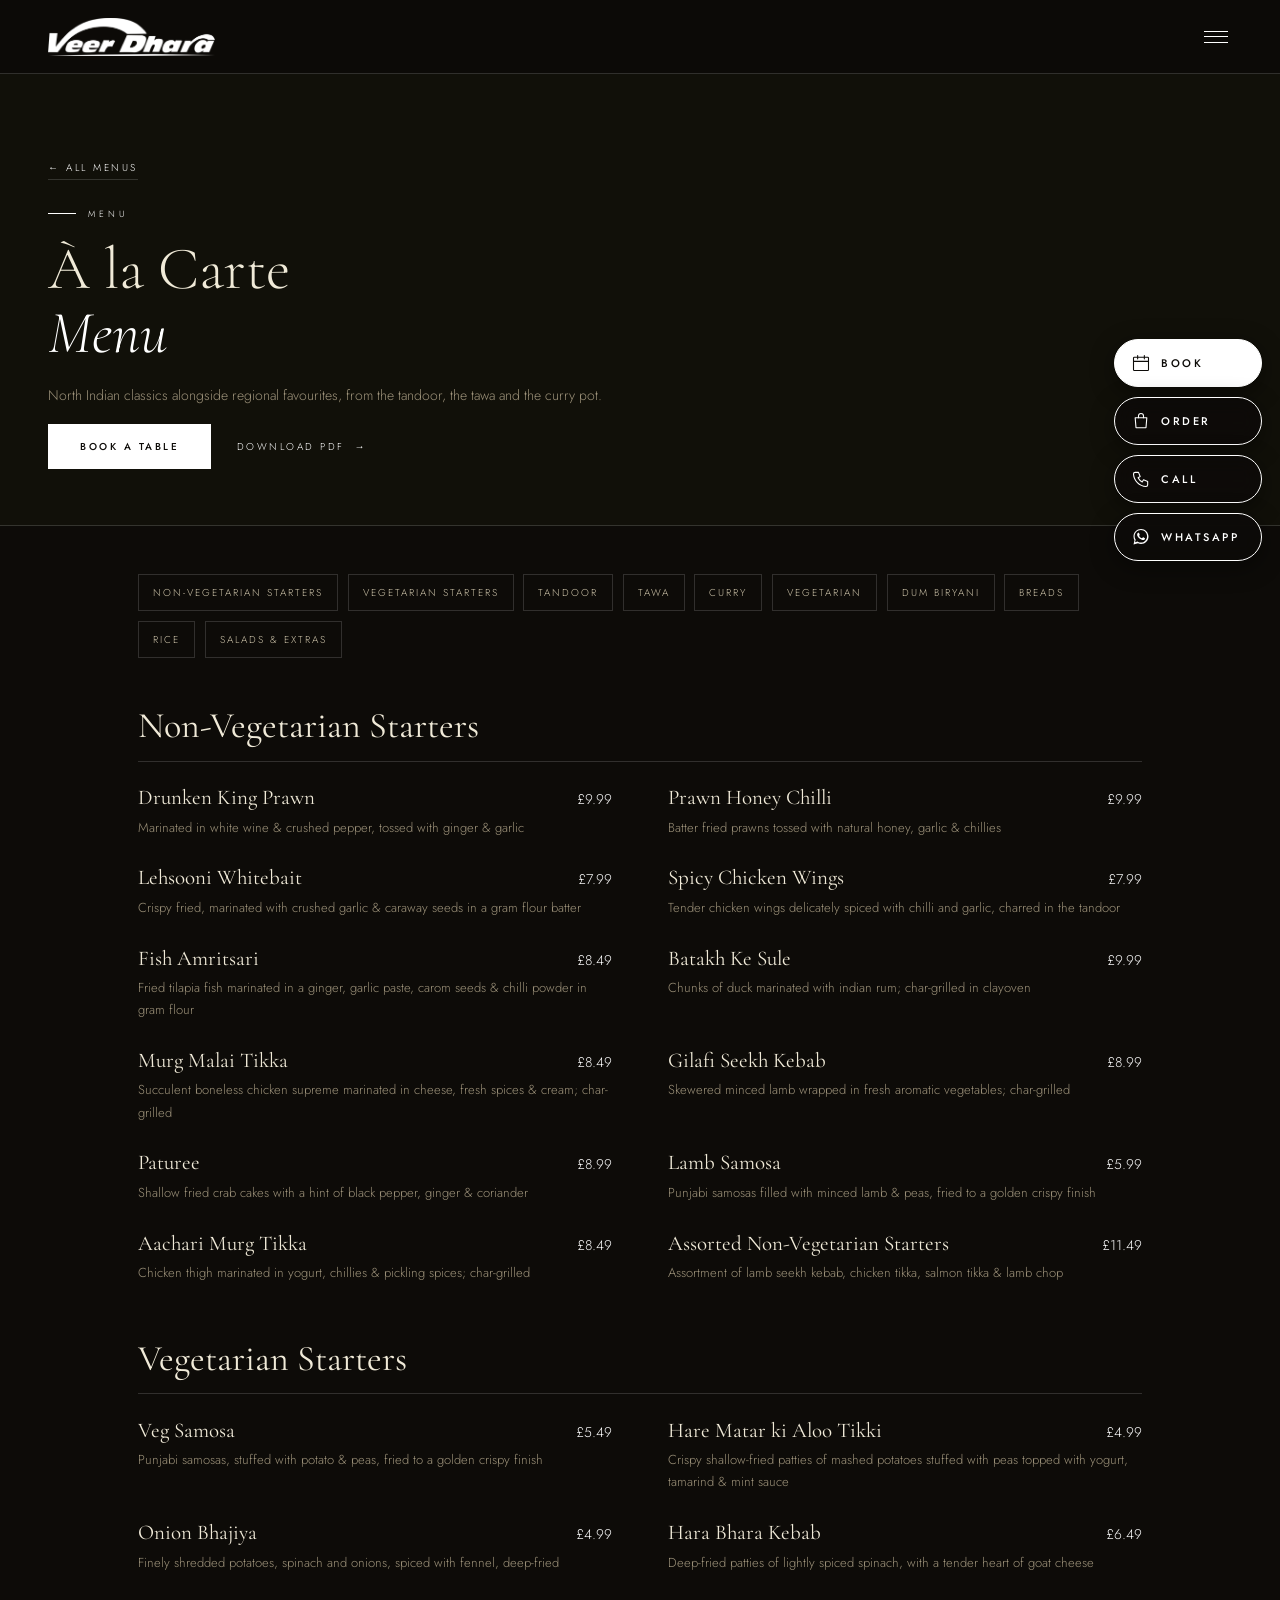
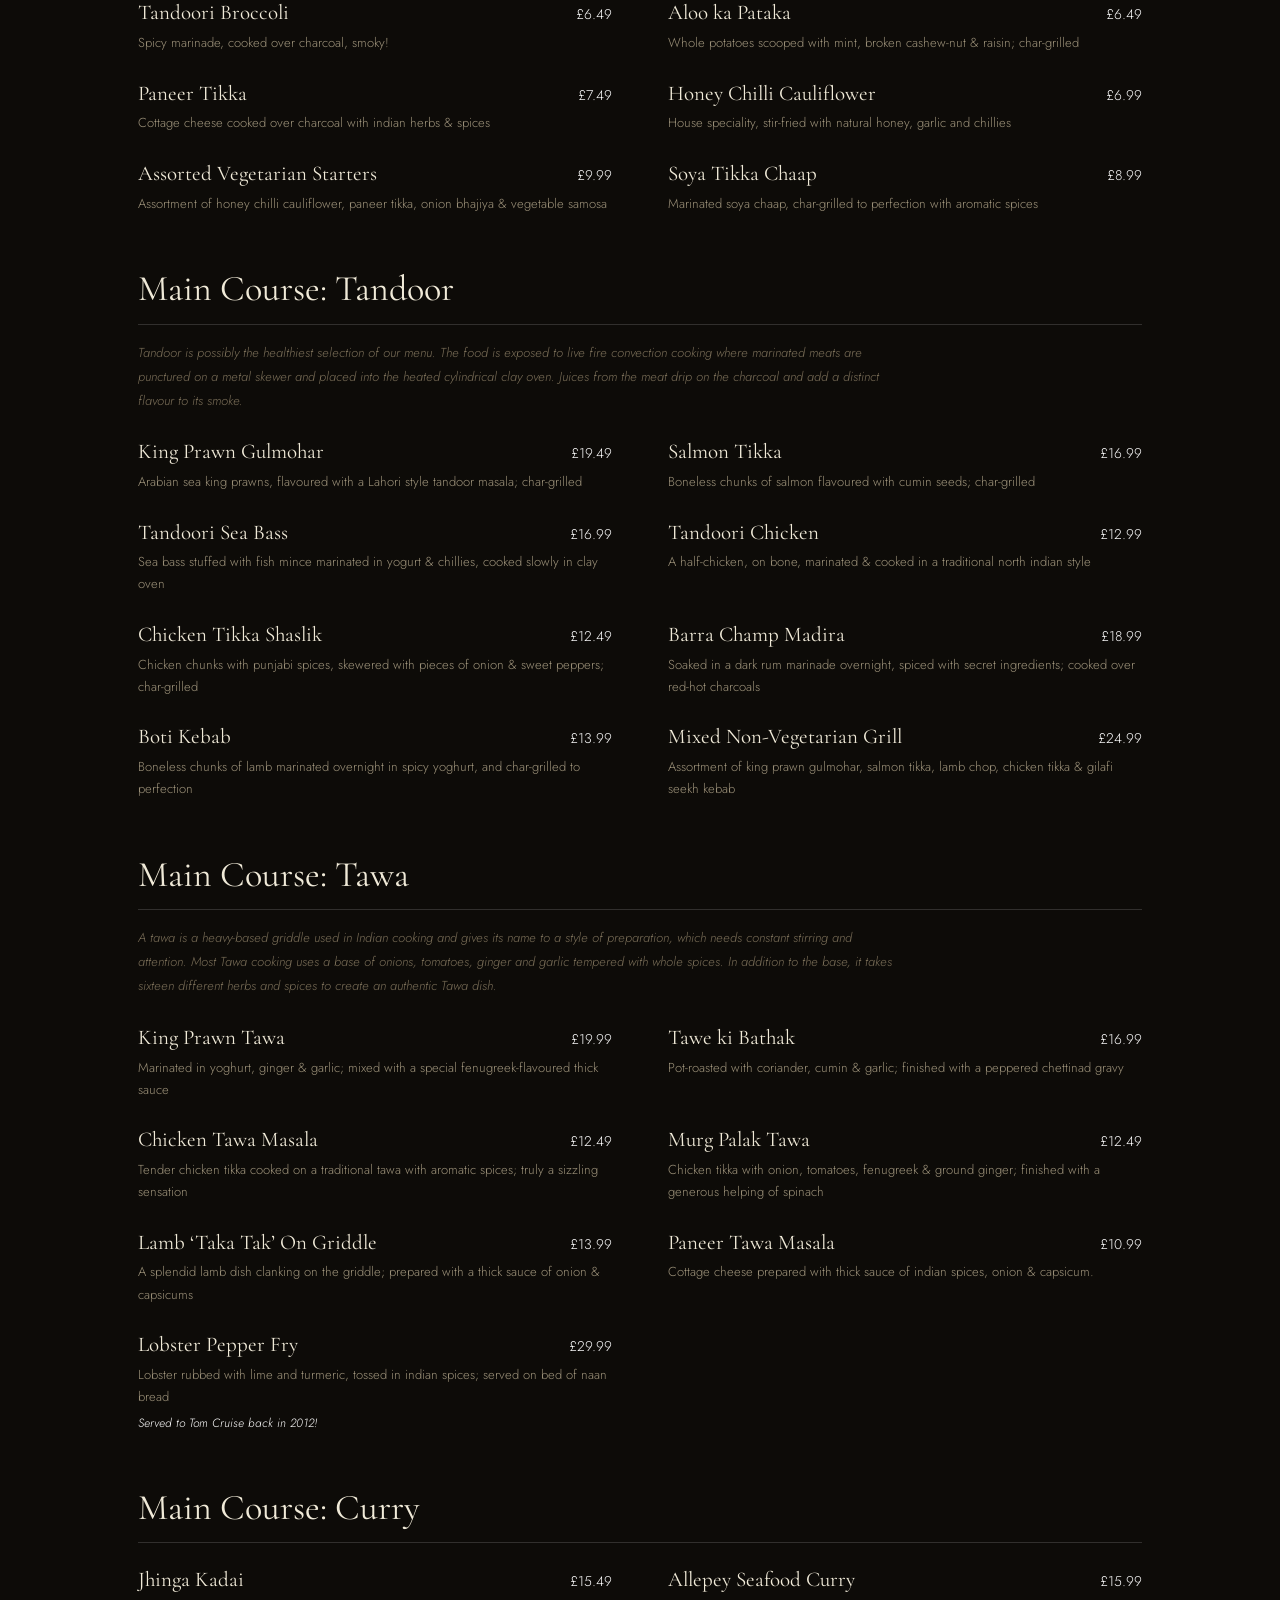
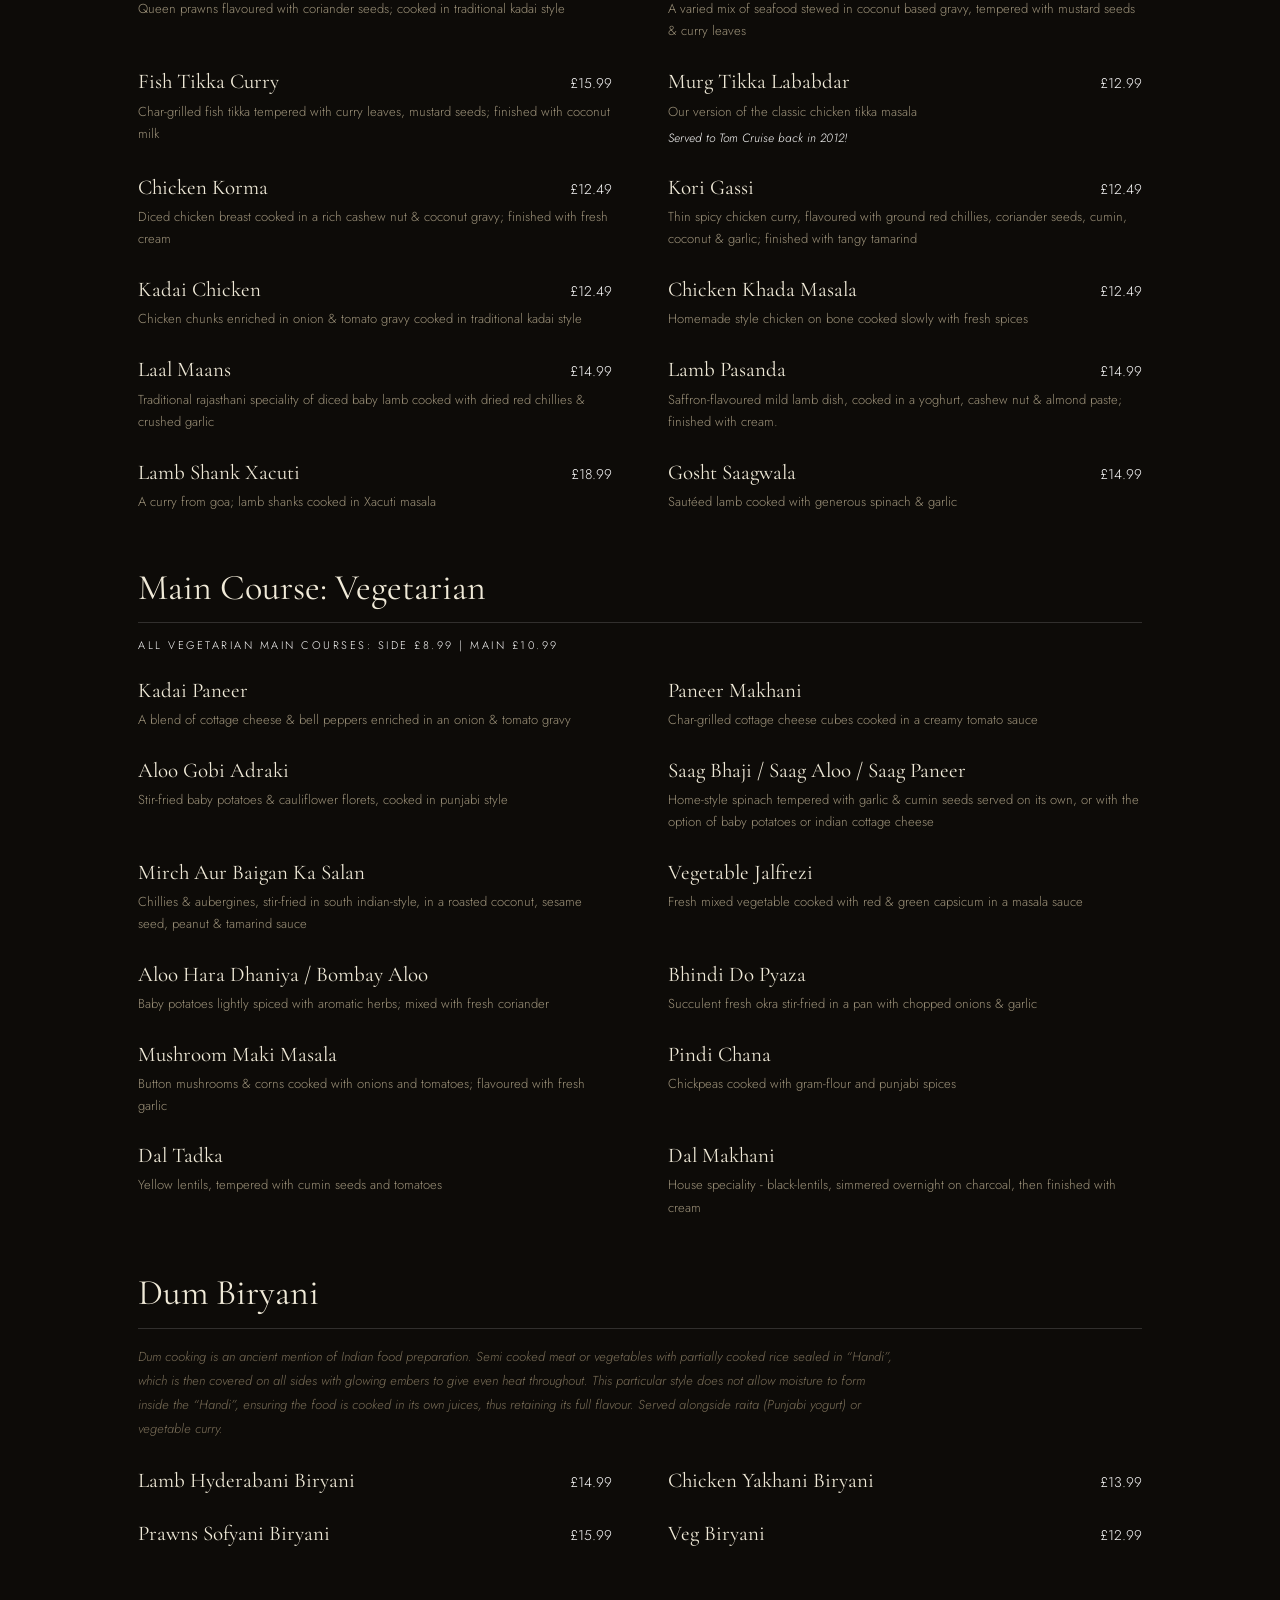
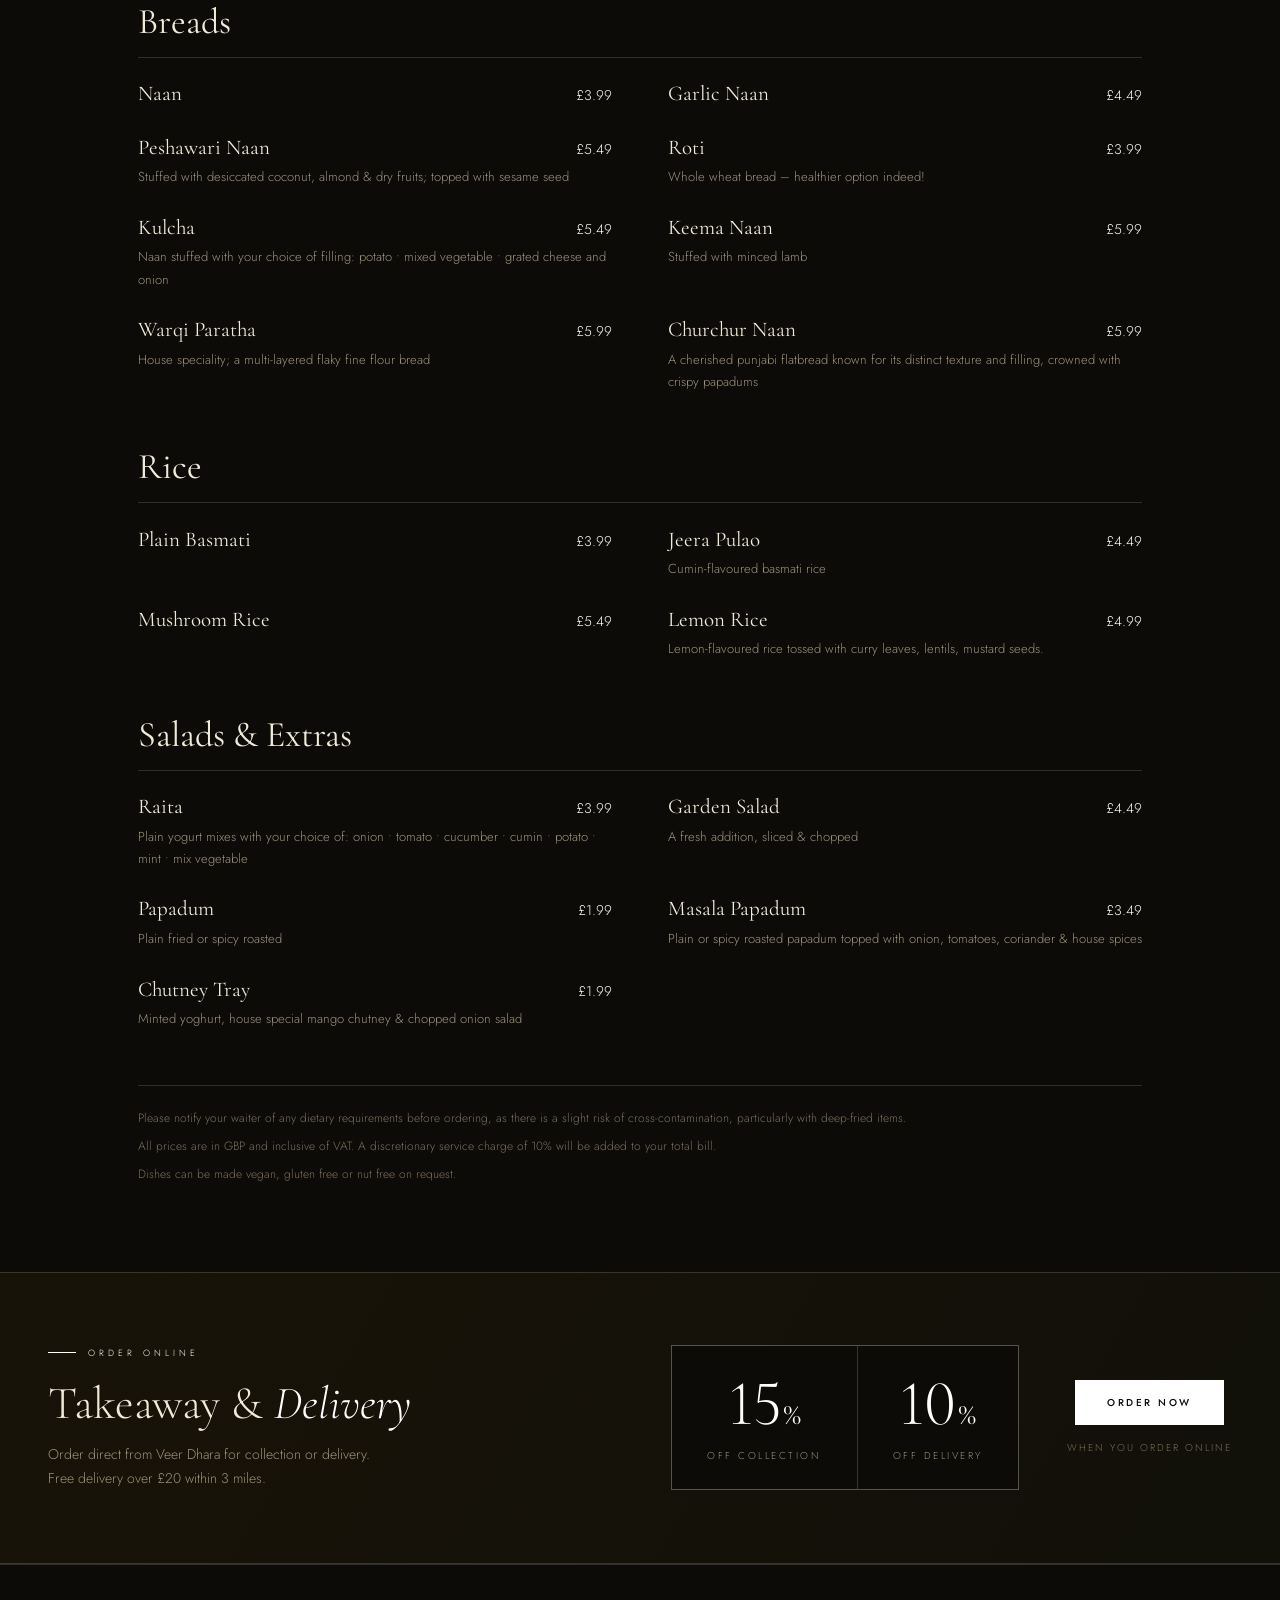
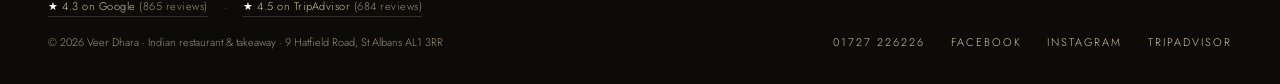
<file: a-la-carte-menu.html>
<!DOCTYPE html>
<html lang="en-GB">
<head>
<meta charset="UTF-8">
<meta name="viewport" content="width=device-width, initial-scale=1.0">
<title>À la Carte Menu &amp; Prices | Indian Restaurant St Albans | Veer Dhara</title>
<meta name="description" content="Veer Dhara à la carte menu with prices: tandoori grills, tawa dishes, curries, Murg Tikka Lababdar, Laal Maans, Dal Makhani, biryanis and breads. Indian restaurant in St Albans.">
<meta name="robots" content="index, follow, max-image-preview:large">
<meta name="theme-color" content="#0d0b08">
<link rel="canonical" href="https://veerdhara.com/a-la-carte-menu">
<link rel="icon" href="images/favicon-32.png" sizes="32x32" type="image/png">
<link rel="icon" href="images/favicon-192.png" sizes="192x192" type="image/png">
<link rel="apple-touch-icon" href="images/favicon-180.png">
<meta property="og:type" content="website">
<meta property="og:site_name" content="Veer Dhara">
<meta property="og:locale" content="en_GB">
<meta property="og:title" content="À la Carte Menu &amp; Prices | Indian Restaurant St Albans | Veer Dhara">
<meta property="og:description" content="Veer Dhara à la carte menu with prices: tandoori grills, tawa dishes, curries, Murg Tikka Lababdar, Laal Maans, Dal Makhani, biryanis and breads. Indian restaurant in St Albans.">
<meta property="og:url" content="https://veerdhara.com/a-la-carte-menu">
<meta property="og:image" content="https://veerdhara.com/images/chef-sharma.jpg">
<meta property="og:image:width" content="1024">
<meta property="og:image:height" content="681">
<meta property="og:image:alt" content="Veer Dhara Indian restaurant, St Albans">
<meta name="twitter:card" content="summary_large_image">
<meta name="twitter:title" content="À la Carte Menu &amp; Prices | Indian Restaurant St Albans | Veer Dhara">
<meta name="twitter:description" content="Veer Dhara à la carte menu with prices: tandoori grills, tawa dishes, curries, Murg Tikka Lababdar, Laal Maans, Dal Makhani, biryanis and breads. Indian restaurant in St Albans.">
<meta name="twitter:image" content="https://veerdhara.com/images/chef-sharma.jpg">
<meta name="twitter:image:alt" content="Veer Dhara Indian restaurant, St Albans">
<script type="application/ld+json">{"@context": "https://schema.org", "@type": "Menu", "name": "À la Carte Menu", "url": "https://veerdhara.com/a-la-carte-menu", "inLanguage": "en-GB", "hasMenuSection": [{"@type": "MenuSection", "name": "Non-Vegetarian Starters", "hasMenuItem": [{"@type": "MenuItem", "name": "Drunken King Prawn", "description": "Marinated in white wine & crushed pepper, tossed with ginger & garlic", "offers": {"@type": "Offer", "price": "9.99", "priceCurrency": "GBP"}}, {"@type": "MenuItem", "name": "Prawn Honey Chilli", "description": "Batter fried prawns tossed with natural honey, garlic & chillies", "offers": {"@type": "Offer", "price": "9.99", "priceCurrency": "GBP"}}, {"@type": "MenuItem", "name": "Lehsooni Whitebait", "description": "Crispy fried, marinated with crushed garlic & caraway seeds in a gram flour batter", "offers": {"@type": "Offer", "price": "7.99", "priceCurrency": "GBP"}}, {"@type": "MenuItem", "name": "Spicy Chicken Wings", "description": "Tender chicken wings delicately spiced with chilli and garlic, charred in the tandoor", "offers": {"@type": "Offer", "price": "7.99", "priceCurrency": "GBP"}}, {"@type": "MenuItem", "name": "Fish Amritsari", "description": "Fried tilapia fish marinated in a ginger, garlic paste, carom seeds & chilli powder in gram flour", "offers": {"@type": "Offer", "price": "8.49", "priceCurrency": "GBP"}}, {"@type": "MenuItem", "name": "Batakh Ke Sule", "description": "Chunks of duck marinated with indian rum; char-grilled in clayoven", "offers": {"@type": "Offer", "price": "9.99", "priceCurrency": "GBP"}}, {"@type": "MenuItem", "name": "Murg Malai Tikka", "description": "Succulent boneless chicken supreme marinated in cheese, fresh spices & cream; char-grilled", "offers": {"@type": "Offer", "price": "8.49", "priceCurrency": "GBP"}}, {"@type": "MenuItem", "name": "Gilafi Seekh Kebab", "description": "Skewered minced lamb wrapped in fresh aromatic vegetables; char-grilled", "offers": {"@type": "Offer", "price": "8.99", "priceCurrency": "GBP"}}, {"@type": "MenuItem", "name": "Paturee", "description": "Shallow fried crab cakes with a hint of black pepper, ginger & coriander", "offers": {"@type": "Offer", "price": "8.99", "priceCurrency": "GBP"}}, {"@type": "MenuItem", "name": "Lamb Samosa", "description": "Punjabi samosas filled with minced lamb & peas, fried to a golden crispy finish", "offers": {"@type": "Offer", "price": "5.99", "priceCurrency": "GBP"}}, {"@type": "MenuItem", "name": "Aachari Murg Tikka", "description": "Chicken thigh marinated in yogurt, chillies & pickling spices; char-grilled", "offers": {"@type": "Offer", "price": "8.49", "priceCurrency": "GBP"}}, {"@type": "MenuItem", "name": "Assorted Non-Vegetarian Starters", "description": "Assortment of lamb seekh kebab, chicken tikka, salmon tikka & lamb chop", "offers": {"@type": "Offer", "price": "11.49", "priceCurrency": "GBP"}}]}, {"@type": "MenuSection", "name": "Vegetarian Starters", "hasMenuItem": [{"@type": "MenuItem", "name": "Veg Samosa", "description": "Punjabi samosas, stuffed with potato & peas, fried to a golden crispy finish", "offers": {"@type": "Offer", "price": "5.49", "priceCurrency": "GBP"}}, {"@type": "MenuItem", "name": "Hare Matar ki Aloo Tikki", "description": "Crispy shallow-fried patties of mashed potatoes stuffed with peas topped with yogurt, tamarind & mint sauce", "offers": {"@type": "Offer", "price": "4.99", "priceCurrency": "GBP"}}, {"@type": "MenuItem", "name": "Onion Bhajiya", "description": "Finely shredded potatoes, spinach and onions, spiced with fennel, deep-fried", "offers": {"@type": "Offer", "price": "4.99", "priceCurrency": "GBP"}}, {"@type": "MenuItem", "name": "Hara Bhara Kebab", "description": "Deep-fried patties of lightly spiced spinach, with a tender heart of goat cheese", "offers": {"@type": "Offer", "price": "6.49", "priceCurrency": "GBP"}}, {"@type": "MenuItem", "name": "Tandoori Broccoli", "description": "Spicy marinade, cooked over charcoal, smoky!", "offers": {"@type": "Offer", "price": "6.49", "priceCurrency": "GBP"}}, {"@type": "MenuItem", "name": "Aloo ka Pataka", "description": "Whole potatoes scooped with mint, broken cashew-nut & raisin; char-grilled", "offers": {"@type": "Offer", "price": "6.49", "priceCurrency": "GBP"}}, {"@type": "MenuItem", "name": "Paneer Tikka", "description": "Cottage cheese cooked over charcoal with indian herbs & spices", "offers": {"@type": "Offer", "price": "7.49", "priceCurrency": "GBP"}}, {"@type": "MenuItem", "name": "Honey Chilli Cauliflower", "description": "House speciality, stir-fried with natural honey, garlic and chillies", "offers": {"@type": "Offer", "price": "6.99", "priceCurrency": "GBP"}}, {"@type": "MenuItem", "name": "Assorted Vegetarian Starters", "description": "Assortment of honey chilli cauliflower, paneer tikka, onion bhajiya & vegetable samosa", "offers": {"@type": "Offer", "price": "9.99", "priceCurrency": "GBP"}}, {"@type": "MenuItem", "name": "Soya Tikka Chaap", "description": "Marinated soya chaap, char-grilled to perfection with aromatic spices", "offers": {"@type": "Offer", "price": "8.99", "priceCurrency": "GBP"}}]}, {"@type": "MenuSection", "name": "Main Course: Tandoor", "hasMenuItem": [{"@type": "MenuItem", "name": "King Prawn Gulmohar", "description": "Arabian sea king prawns, flavoured with a Lahori style tandoor masala; char-grilled", "offers": {"@type": "Offer", "price": "19.49", "priceCurrency": "GBP"}}, {"@type": "MenuItem", "name": "Salmon Tikka", "description": "Boneless chunks of salmon flavoured with cumin seeds; char-grilled", "offers": {"@type": "Offer", "price": "16.99", "priceCurrency": "GBP"}}, {"@type": "MenuItem", "name": "Tandoori Sea Bass", "description": "Sea bass stuffed with fish mince marinated in yogurt & chillies, cooked slowly in clay oven", "offers": {"@type": "Offer", "price": "16.99", "priceCurrency": "GBP"}}, {"@type": "MenuItem", "name": "Tandoori Chicken", "description": "A half-chicken, on bone, marinated & cooked in a traditional north indian style", "offers": {"@type": "Offer", "price": "12.99", "priceCurrency": "GBP"}}, {"@type": "MenuItem", "name": "Chicken Tikka Shaslik", "description": "Chicken chunks with punjabi spices, skewered with pieces of onion & sweet peppers; char-grilled", "offers": {"@type": "Offer", "price": "12.49", "priceCurrency": "GBP"}}, {"@type": "MenuItem", "name": "Barra Champ Madira", "description": "Soaked in a dark rum marinade overnight, spiced with secret ingredients; cooked over red-hot charcoals", "offers": {"@type": "Offer", "price": "18.99", "priceCurrency": "GBP"}}, {"@type": "MenuItem", "name": "Boti Kebab", "description": "Boneless chunks of lamb marinated overnight in spicy yoghurt, and char-grilled to perfection", "offers": {"@type": "Offer", "price": "13.99", "priceCurrency": "GBP"}}, {"@type": "MenuItem", "name": "Mixed Non-Vegetarian Grill", "description": "Assortment of king prawn gulmohar, salmon tikka, lamb chop, chicken tikka & gilafi seekh kebab", "offers": {"@type": "Offer", "price": "24.99", "priceCurrency": "GBP"}}]}, {"@type": "MenuSection", "name": "Main Course: Tawa", "hasMenuItem": [{"@type": "MenuItem", "name": "King Prawn Tawa", "description": "Marinated in yoghurt, ginger & garlic; mixed with a special fenugreek-flavoured thick sauce", "offers": {"@type": "Offer", "price": "19.99", "priceCurrency": "GBP"}}, {"@type": "MenuItem", "name": "Tawe ki Bathak", "description": "Pot-roasted with coriander, cumin & garlic; finished with a peppered chettinad gravy", "offers": {"@type": "Offer", "price": "16.99", "priceCurrency": "GBP"}}, {"@type": "MenuItem", "name": "Chicken Tawa Masala", "description": "Tender chicken tikka cooked on a traditional tawa with aromatic spices; truly a sizzling sensation", "offers": {"@type": "Offer", "price": "12.49", "priceCurrency": "GBP"}}, {"@type": "MenuItem", "name": "Murg Palak Tawa", "description": "Chicken tikka with onion, tomatoes, fenugreek & ground ginger; finished with a generous helping of spinach", "offers": {"@type": "Offer", "price": "12.49", "priceCurrency": "GBP"}}, {"@type": "MenuItem", "name": "Lamb ‘Taka Tak’ On Griddle", "description": "A splendid lamb dish clanking on the griddle; prepared with a thick sauce of onion & capsicums", "offers": {"@type": "Offer", "price": "13.99", "priceCurrency": "GBP"}}, {"@type": "MenuItem", "name": "Paneer Tawa Masala", "description": "Cottage cheese prepared with thick sauce of indian spices, onion & capsicum.", "offers": {"@type": "Offer", "price": "10.99", "priceCurrency": "GBP"}}, {"@type": "MenuItem", "name": "Lobster Pepper Fry", "description": "Lobster rubbed with lime and turmeric, tossed in indian spices; served on bed of naan bread", "offers": {"@type": "Offer", "price": "29.99", "priceCurrency": "GBP"}}]}, {"@type": "MenuSection", "name": "Main Course: Curry", "hasMenuItem": [{"@type": "MenuItem", "name": "Jhinga Kadai", "description": "Queen prawns flavoured with coriander seeds; cooked in traditional kadai style", "offers": {"@type": "Offer", "price": "15.49", "priceCurrency": "GBP"}}, {"@type": "MenuItem", "name": "Allepey Seafood Curry", "description": "A varied mix of seafood stewed in coconut based gravy, tempered with mustard seeds & curry leaves", "offers": {"@type": "Offer", "price": "15.99", "priceCurrency": "GBP"}}, {"@type": "MenuItem", "name": "Fish Tikka Curry", "description": "Char-grilled fish tikka tempered with curry leaves, mustard seeds; finished with coconut milk", "offers": {"@type": "Offer", "price": "15.99", "priceCurrency": "GBP"}}, {"@type": "MenuItem", "name": "Murg Tikka Lababdar", "description": "Our version of the classic chicken tikka masala", "offers": {"@type": "Offer", "price": "12.99", "priceCurrency": "GBP"}}, {"@type": "MenuItem", "name": "Chicken Korma", "description": "Diced chicken breast cooked in a rich cashew nut & coconut gravy; finished with fresh cream", "offers": {"@type": "Offer", "price": "12.49", "priceCurrency": "GBP"}}, {"@type": "MenuItem", "name": "Kori Gassi", "description": "Thin spicy chicken curry, flavoured with ground red chillies, coriander seeds, cumin, coconut & garlic; finished with tangy tamarind", "offers": {"@type": "Offer", "price": "12.49", "priceCurrency": "GBP"}}, {"@type": "MenuItem", "name": "Kadai Chicken", "description": "Chicken chunks enriched in onion & tomato gravy cooked in traditional kadai style", "offers": {"@type": "Offer", "price": "12.49", "priceCurrency": "GBP"}}, {"@type": "MenuItem", "name": "Chicken Khada Masala", "description": "Homemade style chicken on bone cooked slowly with fresh spices", "offers": {"@type": "Offer", "price": "12.49", "priceCurrency": "GBP"}}, {"@type": "MenuItem", "name": "Laal Maans", "description": "Traditional rajasthani speciality of diced baby lamb cooked with dried red chillies & crushed garlic", "offers": {"@type": "Offer", "price": "14.99", "priceCurrency": "GBP"}}, {"@type": "MenuItem", "name": "Lamb Pasanda", "description": "Saffron-flavoured mild lamb dish, cooked in a yoghurt, cashew nut & almond paste; finished with cream.", "offers": {"@type": "Offer", "price": "14.99", "priceCurrency": "GBP"}}, {"@type": "MenuItem", "name": "Lamb Shank Xacuti", "description": "A curry from goa; lamb shanks cooked in Xacuti masala", "offers": {"@type": "Offer", "price": "18.99", "priceCurrency": "GBP"}}, {"@type": "MenuItem", "name": "Gosht Saagwala", "description": "Sautéed lamb cooked with generous spinach & garlic", "offers": {"@type": "Offer", "price": "14.99", "priceCurrency": "GBP"}}]}, {"@type": "MenuSection", "name": "Main Course: Vegetarian", "hasMenuItem": [{"@type": "MenuItem", "name": "Kadai Paneer", "description": "A blend of cottage cheese & bell peppers enriched in an onion & tomato gravy"}, {"@type": "MenuItem", "name": "Paneer Makhani", "description": "Char-grilled cottage cheese cubes cooked in a creamy tomato sauce"}, {"@type": "MenuItem", "name": "Aloo Gobi Adraki", "description": "Stir-fried baby potatoes & cauliflower florets, cooked in punjabi style"}, {"@type": "MenuItem", "name": "Saag Bhaji / Saag Aloo / Saag Paneer", "description": "Home-style spinach tempered with garlic & cumin seeds served on its own, or with the option of baby potatoes or indian cottage cheese"}, {"@type": "MenuItem", "name": "Mirch Aur Baigan Ka Salan", "description": "Chillies & aubergines, stir-fried in south indian-style, in a roasted coconut, sesame seed, peanut & tamarind sauce"}, {"@type": "MenuItem", "name": "Vegetable Jalfrezi", "description": "Fresh mixed vegetable cooked with red & green capsicum in a masala sauce"}, {"@type": "MenuItem", "name": "Aloo Hara Dhaniya / Bombay Aloo", "description": "Baby potatoes lightly spiced with aromatic herbs; mixed with fresh coriander"}, {"@type": "MenuItem", "name": "Bhindi Do Pyaza", "description": "Succulent fresh okra stir-fried in a pan with chopped onions & garlic"}, {"@type": "MenuItem", "name": "Mushroom Maki Masala", "description": "Button mushrooms & corns cooked with onions and tomatoes; flavoured with fresh garlic"}, {"@type": "MenuItem", "name": "Pindi Chana", "description": "Chickpeas cooked with gram-flour and punjabi spices"}, {"@type": "MenuItem", "name": "Dal Tadka", "description": "Yellow lentils, tempered with cumin seeds and tomatoes"}, {"@type": "MenuItem", "name": "Dal Makhani", "description": "House speciality - black-lentils, simmered overnight on charcoal, then finished with cream"}]}, {"@type": "MenuSection", "name": "Dum Biryani", "hasMenuItem": [{"@type": "MenuItem", "name": "Lamb Hyderabani Biryani", "offers": {"@type": "Offer", "price": "14.99", "priceCurrency": "GBP"}}, {"@type": "MenuItem", "name": "Chicken Yakhani Biryani", "offers": {"@type": "Offer", "price": "13.99", "priceCurrency": "GBP"}}, {"@type": "MenuItem", "name": "Prawns Sofyani Biryani", "offers": {"@type": "Offer", "price": "15.99", "priceCurrency": "GBP"}}, {"@type": "MenuItem", "name": "Veg Biryani", "offers": {"@type": "Offer", "price": "12.99", "priceCurrency": "GBP"}}]}, {"@type": "MenuSection", "name": "Breads", "hasMenuItem": [{"@type": "MenuItem", "name": "Naan", "offers": {"@type": "Offer", "price": "3.99", "priceCurrency": "GBP"}}, {"@type": "MenuItem", "name": "Garlic Naan", "offers": {"@type": "Offer", "price": "4.49", "priceCurrency": "GBP"}}, {"@type": "MenuItem", "name": "Peshawari Naan", "description": "Stuffed with desiccated coconut, almond & dry fruits; topped with sesame seed", "offers": {"@type": "Offer", "price": "5.49", "priceCurrency": "GBP"}}, {"@type": "MenuItem", "name": "Roti", "description": "Whole wheat bread – healthier option indeed!", "offers": {"@type": "Offer", "price": "3.99", "priceCurrency": "GBP"}}, {"@type": "MenuItem", "name": "Kulcha", "description": "Naan stuffed with your choice of filling: potato • mixed vegetable • grated cheese and onion", "offers": {"@type": "Offer", "price": "5.49", "priceCurrency": "GBP"}}, {"@type": "MenuItem", "name": "Keema Naan", "description": "Stuffed with minced lamb", "offers": {"@type": "Offer", "price": "5.99", "priceCurrency": "GBP"}}, {"@type": "MenuItem", "name": "Warqi Paratha", "description": "House speciality; a multi-layered flaky fine flour bread", "offers": {"@type": "Offer", "price": "5.99", "priceCurrency": "GBP"}}, {"@type": "MenuItem", "name": "Churchur Naan", "description": "A cherished punjabi flatbread known for its distinct texture and filling, crowned with crispy papadums", "offers": {"@type": "Offer", "price": "5.99", "priceCurrency": "GBP"}}]}, {"@type": "MenuSection", "name": "Rice", "hasMenuItem": [{"@type": "MenuItem", "name": "Plain Basmati", "offers": {"@type": "Offer", "price": "3.99", "priceCurrency": "GBP"}}, {"@type": "MenuItem", "name": "Jeera Pulao", "description": "Cumin-flavoured basmati rice", "offers": {"@type": "Offer", "price": "4.49", "priceCurrency": "GBP"}}, {"@type": "MenuItem", "name": "Mushroom Rice", "offers": {"@type": "Offer", "price": "5.49", "priceCurrency": "GBP"}}, {"@type": "MenuItem", "name": "Lemon Rice", "description": "Lemon-flavoured rice tossed with curry leaves, lentils, mustard seeds.", "offers": {"@type": "Offer", "price": "4.99", "priceCurrency": "GBP"}}]}, {"@type": "MenuSection", "name": "Salads & Extras", "hasMenuItem": [{"@type": "MenuItem", "name": "Raita", "description": "Plain yogurt mixes with your choice of: onion • tomato • cucumber • cumin • potato • mint • mix vegetable", "offers": {"@type": "Offer", "price": "3.99", "priceCurrency": "GBP"}}, {"@type": "MenuItem", "name": "Garden Salad", "description": "A fresh addition, sliced & chopped", "offers": {"@type": "Offer", "price": "4.49", "priceCurrency": "GBP"}}, {"@type": "MenuItem", "name": "Papadum", "description": "Plain fried or spicy roasted", "offers": {"@type": "Offer", "price": "1.99", "priceCurrency": "GBP"}}, {"@type": "MenuItem", "name": "Masala Papadum", "description": "Plain or spicy roasted papadum topped with onion, tomatoes, coriander & house spices", "offers": {"@type": "Offer", "price": "3.49", "priceCurrency": "GBP"}}, {"@type": "MenuItem", "name": "Chutney Tray", "description": "Minted yoghurt, house special mango chutney & chopped onion salad", "offers": {"@type": "Offer", "price": "1.99", "priceCurrency": "GBP"}}]}]}</script>
<link rel="preconnect" href="https://fonts.googleapis.com">
<link href="https://fonts.googleapis.com/css2?family=Cormorant+Garamond:ital,wght@0,300;0,400;0,600;1,300;1,400;1,600&family=Jost:wght@300;400;500&display=swap" rel="stylesheet">
<link rel="stylesheet" href="style.css">
</head>
<body>

<div class="ov" id="ov"></div>
<div class="nav-drawer" id="drawer">
  <button class="drawer-close" id="dc" aria-label="Close menu">✕</button>
  <ul>
    <li><a href="index.html#gallery">Gallery</a></li>
    <li><a href="menu.html">Menu</a></li>
    <li><a href="menu.html#buffet">Sunday Buffet</a></li>
    <li><a href="events.html">Events &amp; Catering</a></li>
    <li><a href="index.html#takeaway">Takeaway</a></li>
    <li data-festive hidden><a href="index.html#festive">Festive</a></li>
    <li><a href="index.html#contact">Find Us</a></li>
    <li><a href="https://booking.resdiary.com/widget/Standard/VeerDhara/8554" data-book>Reserve a Table</a></li>
  </ul>
</div>

<nav id="nav">
  <a class="nav-logo" href="index.html" aria-label="Veer Dhara"><img src="images/logo-gold.png" alt="Veer Dhara"></a>
  <ul class="nav-links">
    <li><a href="index.html#gallery">Gallery</a></li>
    <li><a href="menu.html">Menu</a></li>
    <li><a href="menu.html#buffet">Sunday Buffet</a></li>
    <li><a href="events.html">Events &amp; Catering</a></li>
    <li><a href="index.html#takeaway">Takeaway</a></li>
    <li data-festive hidden><a href="index.html#festive">Festive</a></li>
    <li><a href="index.html#contact">Find Us</a></li>
  </ul>
  <a class="nav-cta" href="https://booking.resdiary.com/widget/Standard/VeerDhara/8554" target="_blank" rel="noopener" data-book>Reserve a Table</a>
  <button class="nav-burger" id="burger" aria-label="Open menu"><span></span><span></span><span></span></button>
</nav>

<header class="page-hero">
  <a class="back-link" href="menu.html">&larr; All menus</a>
  <div class="sec-label">Menu</div>
  <h1>À la Carte<br><em>Menu</em></h1>
  <p>North Indian classics alongside regional favourites, from the tandoor, the tawa and the curry pot.</p>  <div class="btn-row">
    <a class="btn-p" href="https://booking.resdiary.com/widget/Standard/VeerDhara/8554" target="_blank" rel="noopener" data-book>Book a Table</a>
    <a class="btn-g" href="menus/ALaCarte2026.pdf" target="_blank" rel="noopener">Download PDF</a>
  </div>
</header>

<section class="menu-text">
  <div class="mt-chips" role="navigation" aria-label="Menu sections"><a href="#starters-non-veg">Non-Vegetarian Starters</a><a href="#starters-veg">Vegetarian Starters</a><a href="#tandoor">Tandoor</a><a href="#tawa">Tawa</a><a href="#curry">Curry</a><a href="#vegetarian">Vegetarian</a><a href="#biryani">Dum Biryani</a><a href="#breads">Breads</a><a href="#rice">Rice</a><a href="#extras">Salads &amp; Extras</a></div>  <div class="mt-sec" id="starters-non-veg">    <h2>Non-Vegetarian Starters</h2>    <div class="mt-grid">      <article class="mi"><div class="mi-top"><h3>Drunken King Prawn</h3><span class="mi-price">£9.99</span></div><p>Marinated in white wine &amp; crushed pepper, tossed with ginger &amp; garlic</p></article>      <article class="mi"><div class="mi-top"><h3>Prawn Honey Chilli</h3><span class="mi-price">£9.99</span></div><p>Batter fried prawns tossed with natural honey, garlic &amp; chillies</p></article>      <article class="mi"><div class="mi-top"><h3>Lehsooni Whitebait</h3><span class="mi-price">£7.99</span></div><p>Crispy fried, marinated with crushed garlic &amp; caraway seeds in a gram flour batter</p></article>      <article class="mi"><div class="mi-top"><h3>Spicy Chicken Wings</h3><span class="mi-price">£7.99</span></div><p>Tender chicken wings delicately spiced with chilli and garlic, charred in the tandoor</p></article>      <article class="mi"><div class="mi-top"><h3>Fish Amritsari</h3><span class="mi-price">£8.49</span></div><p>Fried tilapia fish marinated in a ginger, garlic paste, carom seeds &amp; chilli powder in gram flour</p></article>      <article class="mi"><div class="mi-top"><h3>Batakh Ke Sule</h3><span class="mi-price">£9.99</span></div><p>Chunks of duck marinated with indian rum; char-grilled in clayoven</p></article>      <article class="mi"><div class="mi-top"><h3>Murg Malai Tikka</h3><span class="mi-price">£8.49</span></div><p>Succulent boneless chicken supreme marinated in cheese, fresh spices &amp; cream; char-grilled</p></article>      <article class="mi"><div class="mi-top"><h3>Gilafi Seekh Kebab</h3><span class="mi-price">£8.99</span></div><p>Skewered minced lamb wrapped in fresh aromatic vegetables; char-grilled</p></article>      <article class="mi"><div class="mi-top"><h3>Paturee</h3><span class="mi-price">£8.99</span></div><p>Shallow fried crab cakes with a hint of black pepper, ginger &amp; coriander</p></article>      <article class="mi"><div class="mi-top"><h3>Lamb Samosa</h3><span class="mi-price">£5.99</span></div><p>Punjabi samosas filled with minced lamb &amp; peas, fried to a golden crispy finish</p></article>      <article class="mi"><div class="mi-top"><h3>Aachari Murg Tikka</h3><span class="mi-price">£8.49</span></div><p>Chicken thigh marinated in yogurt, chillies &amp; pickling spices; char-grilled</p></article>      <article class="mi"><div class="mi-top"><h3>Assorted Non-Vegetarian Starters</h3><span class="mi-price">£11.49</span></div><p>Assortment of lamb seekh kebab, chicken tikka, salmon tikka &amp; lamb chop</p></article>    </div>
  </div>  <div class="mt-sec" id="starters-veg">    <h2>Vegetarian Starters</h2>    <div class="mt-grid">      <article class="mi"><div class="mi-top"><h3>Veg Samosa</h3><span class="mi-price">£5.49</span></div><p>Punjabi samosas, stuffed with potato &amp; peas, fried to a golden crispy finish</p></article>      <article class="mi"><div class="mi-top"><h3>Hare Matar ki Aloo Tikki</h3><span class="mi-price">£4.99</span></div><p>Crispy shallow-fried patties of mashed potatoes stuffed with peas topped with yogurt, tamarind &amp; mint sauce</p></article>      <article class="mi"><div class="mi-top"><h3>Onion Bhajiya</h3><span class="mi-price">£4.99</span></div><p>Finely shredded potatoes, spinach and onions, spiced with fennel, deep-fried</p></article>      <article class="mi"><div class="mi-top"><h3>Hara Bhara Kebab</h3><span class="mi-price">£6.49</span></div><p>Deep-fried patties of lightly spiced spinach, with a tender heart of goat cheese</p></article>      <article class="mi"><div class="mi-top"><h3>Tandoori Broccoli</h3><span class="mi-price">£6.49</span></div><p>Spicy marinade, cooked over charcoal, smoky!</p></article>      <article class="mi"><div class="mi-top"><h3>Aloo ka Pataka</h3><span class="mi-price">£6.49</span></div><p>Whole potatoes scooped with mint, broken cashew-nut &amp; raisin; char-grilled</p></article>      <article class="mi"><div class="mi-top"><h3>Paneer Tikka</h3><span class="mi-price">£7.49</span></div><p>Cottage cheese cooked over charcoal with indian herbs &amp; spices</p></article>      <article class="mi"><div class="mi-top"><h3>Honey Chilli Cauliflower</h3><span class="mi-price">£6.99</span></div><p>House speciality, stir-fried with natural honey, garlic and chillies</p></article>      <article class="mi"><div class="mi-top"><h3>Assorted Vegetarian Starters</h3><span class="mi-price">£9.99</span></div><p>Assortment of honey chilli cauliflower, paneer tikka, onion bhajiya &amp; vegetable samosa</p></article>      <article class="mi"><div class="mi-top"><h3>Soya Tikka Chaap</h3><span class="mi-price">£8.99</span></div><p>Marinated soya chaap, char-grilled to perfection with aromatic spices</p></article>    </div>
  </div>  <div class="mt-sec" id="tandoor">    <h2>Main Course: Tandoor</h2>    <p class="mt-about">Tandoor is possibly the healthiest selection of our menu. The food is exposed to live fire convection cooking where marinated meats are punctured on a metal skewer and placed into the heated cylindrical clay oven. Juices from the meat drip on the charcoal and add a distinct flavour to its smoke.</p>    <div class="mt-grid">      <article class="mi"><div class="mi-top"><h3>King Prawn Gulmohar</h3><span class="mi-price">£19.49</span></div><p>Arabian sea king prawns, flavoured with a Lahori style tandoor masala; char-grilled</p></article>      <article class="mi"><div class="mi-top"><h3>Salmon Tikka</h3><span class="mi-price">£16.99</span></div><p>Boneless chunks of salmon flavoured with cumin seeds; char-grilled</p></article>      <article class="mi"><div class="mi-top"><h3>Tandoori Sea Bass</h3><span class="mi-price">£16.99</span></div><p>Sea bass stuffed with fish mince marinated in yogurt &amp; chillies, cooked slowly in clay oven</p></article>      <article class="mi"><div class="mi-top"><h3>Tandoori Chicken</h3><span class="mi-price">£12.99</span></div><p>A half-chicken, on bone, marinated &amp; cooked in a traditional north indian style</p></article>      <article class="mi"><div class="mi-top"><h3>Chicken Tikka Shaslik</h3><span class="mi-price">£12.49</span></div><p>Chicken chunks with punjabi spices, skewered with pieces of onion &amp; sweet peppers; char-grilled</p></article>      <article class="mi"><div class="mi-top"><h3>Barra Champ Madira</h3><span class="mi-price">£18.99</span></div><p>Soaked in a dark rum marinade overnight, spiced with secret ingredients; cooked over red-hot charcoals</p></article>      <article class="mi"><div class="mi-top"><h3>Boti Kebab</h3><span class="mi-price">£13.99</span></div><p>Boneless chunks of lamb marinated overnight in spicy yoghurt, and char-grilled to perfection</p></article>      <article class="mi"><div class="mi-top"><h3>Mixed Non-Vegetarian Grill</h3><span class="mi-price">£24.99</span></div><p>Assortment of king prawn gulmohar, salmon tikka, lamb chop, chicken tikka &amp; gilafi seekh kebab</p></article>    </div>
  </div>  <div class="mt-sec" id="tawa">    <h2>Main Course: Tawa</h2>    <p class="mt-about">A tawa is a heavy-based griddle used in Indian cooking and gives its name to a style of preparation, which needs constant stirring and attention. Most Tawa cooking uses a base of onions, tomatoes, ginger and garlic tempered with whole spices. In addition to the base, it takes sixteen different herbs and spices to create an authentic Tawa dish.</p>    <div class="mt-grid">      <article class="mi"><div class="mi-top"><h3>King Prawn Tawa</h3><span class="mi-price">£19.99</span></div><p>Marinated in yoghurt, ginger &amp; garlic; mixed with a special fenugreek-flavoured thick sauce</p></article>      <article class="mi"><div class="mi-top"><h3>Tawe ki Bathak</h3><span class="mi-price">£16.99</span></div><p>Pot-roasted with coriander, cumin &amp; garlic; finished with a peppered chettinad gravy</p></article>      <article class="mi"><div class="mi-top"><h3>Chicken Tawa Masala</h3><span class="mi-price">£12.49</span></div><p>Tender chicken tikka cooked on a traditional tawa with aromatic spices; truly a sizzling sensation</p></article>      <article class="mi"><div class="mi-top"><h3>Murg Palak Tawa</h3><span class="mi-price">£12.49</span></div><p>Chicken tikka with onion, tomatoes, fenugreek &amp; ground ginger; finished with a generous helping of spinach</p></article>      <article class="mi"><div class="mi-top"><h3>Lamb ‘Taka Tak’ On Griddle</h3><span class="mi-price">£13.99</span></div><p>A splendid lamb dish clanking on the griddle; prepared with a thick sauce of onion &amp; capsicums</p></article>      <article class="mi"><div class="mi-top"><h3>Paneer Tawa Masala</h3><span class="mi-price">£10.99</span></div><p>Cottage cheese prepared with thick sauce of indian spices, onion &amp; capsicum.</p></article>      <article class="mi"><div class="mi-top"><h3>Lobster Pepper Fry</h3><span class="mi-price">£29.99</span></div><p>Lobster rubbed with lime and turmeric, tossed in indian spices; served on bed of naan bread</p><p class="mi-note">Served to Tom Cruise back in 2012!</p></article>    </div>
  </div>  <div class="mt-sec" id="curry">    <h2>Main Course: Curry</h2>    <div class="mt-grid">      <article class="mi"><div class="mi-top"><h3>Jhinga Kadai</h3><span class="mi-price">£15.49</span></div><p>Queen prawns flavoured with coriander seeds; cooked in traditional kadai style</p></article>      <article class="mi"><div class="mi-top"><h3>Allepey Seafood Curry</h3><span class="mi-price">£15.99</span></div><p>A varied mix of seafood stewed in coconut based gravy, tempered with mustard seeds &amp; curry leaves</p></article>      <article class="mi"><div class="mi-top"><h3>Fish Tikka Curry</h3><span class="mi-price">£15.99</span></div><p>Char-grilled fish tikka tempered with curry leaves, mustard seeds; finished with coconut milk</p></article>      <article class="mi"><div class="mi-top"><h3>Murg Tikka Lababdar</h3><span class="mi-price">£12.99</span></div><p>Our version of the classic chicken tikka masala</p><p class="mi-note">Served to Tom Cruise back in 2012!</p></article>      <article class="mi"><div class="mi-top"><h3>Chicken Korma</h3><span class="mi-price">£12.49</span></div><p>Diced chicken breast cooked in a rich cashew nut &amp; coconut gravy; finished with fresh cream</p></article>      <article class="mi"><div class="mi-top"><h3>Kori Gassi</h3><span class="mi-price">£12.49</span></div><p>Thin spicy chicken curry, flavoured with ground red chillies, coriander seeds, cumin, coconut &amp; garlic; finished with tangy tamarind</p></article>      <article class="mi"><div class="mi-top"><h3>Kadai Chicken</h3><span class="mi-price">£12.49</span></div><p>Chicken chunks enriched in onion &amp; tomato gravy cooked in traditional kadai style</p></article>      <article class="mi"><div class="mi-top"><h3>Chicken Khada Masala</h3><span class="mi-price">£12.49</span></div><p>Homemade style chicken on bone cooked slowly with fresh spices</p></article>      <article class="mi"><div class="mi-top"><h3>Laal Maans</h3><span class="mi-price">£14.99</span></div><p>Traditional rajasthani speciality of diced baby lamb cooked with dried red chillies &amp; crushed garlic</p></article>      <article class="mi"><div class="mi-top"><h3>Lamb Pasanda</h3><span class="mi-price">£14.99</span></div><p>Saffron-flavoured mild lamb dish, cooked in a yoghurt, cashew nut &amp; almond paste; finished with cream.</p></article>      <article class="mi"><div class="mi-top"><h3>Lamb Shank Xacuti</h3><span class="mi-price">£18.99</span></div><p>A curry from goa; lamb shanks cooked in Xacuti masala</p></article>      <article class="mi"><div class="mi-top"><h3>Gosht Saagwala</h3><span class="mi-price">£14.99</span></div><p>Sautéed lamb cooked with generous spinach &amp; garlic</p></article>    </div>
  </div>  <div class="mt-sec" id="vegetarian">    <h2>Main Course: Vegetarian</h2>    <p class="mt-note">All vegetarian main courses: Side £8.99 | Main £10.99</p>    <div class="mt-grid">      <article class="mi"><div class="mi-top"><h3>Kadai Paneer</h3></div><p>A blend of cottage cheese &amp; bell peppers enriched in an onion &amp; tomato gravy</p></article>      <article class="mi"><div class="mi-top"><h3>Paneer Makhani</h3></div><p>Char-grilled cottage cheese cubes cooked in a creamy tomato sauce</p></article>      <article class="mi"><div class="mi-top"><h3>Aloo Gobi Adraki</h3></div><p>Stir-fried baby potatoes &amp; cauliflower florets, cooked in punjabi style</p></article>      <article class="mi"><div class="mi-top"><h3>Saag Bhaji / Saag Aloo / Saag Paneer</h3></div><p>Home-style spinach tempered with garlic &amp; cumin seeds served on its own, or with the option of baby potatoes or indian cottage cheese</p></article>      <article class="mi"><div class="mi-top"><h3>Mirch Aur Baigan Ka Salan</h3></div><p>Chillies &amp; aubergines, stir-fried in south indian-style, in a roasted coconut, sesame seed, peanut &amp; tamarind sauce</p></article>      <article class="mi"><div class="mi-top"><h3>Vegetable Jalfrezi</h3></div><p>Fresh mixed vegetable cooked with red &amp; green capsicum in a masala sauce</p></article>      <article class="mi"><div class="mi-top"><h3>Aloo Hara Dhaniya / Bombay Aloo</h3></div><p>Baby potatoes lightly spiced with aromatic herbs; mixed with fresh coriander</p></article>      <article class="mi"><div class="mi-top"><h3>Bhindi Do Pyaza</h3></div><p>Succulent fresh okra stir-fried in a pan with chopped onions &amp; garlic</p></article>      <article class="mi"><div class="mi-top"><h3>Mushroom Maki Masala</h3></div><p>Button mushrooms &amp; corns cooked with onions and tomatoes; flavoured with fresh garlic</p></article>      <article class="mi"><div class="mi-top"><h3>Pindi Chana</h3></div><p>Chickpeas cooked with gram-flour and punjabi spices</p></article>      <article class="mi"><div class="mi-top"><h3>Dal Tadka</h3></div><p>Yellow lentils, tempered with cumin seeds and tomatoes</p></article>      <article class="mi"><div class="mi-top"><h3>Dal Makhani</h3></div><p>House speciality - black-lentils, simmered overnight on charcoal, then finished with cream</p></article>    </div>
  </div>  <div class="mt-sec" id="biryani">    <h2>Dum Biryani</h2>    <p class="mt-about">Dum cooking is an ancient mention of Indian food preparation. Semi cooked meat or vegetables with partially cooked rice sealed in “Handi”, which is then covered on all sides with glowing embers to give even heat throughout. This particular style does not allow moisture to form inside the “Handi”, ensuring the food is cooked in its own juices, thus retaining its full flavour. Served alongside raita (Punjabi yogurt) or vegetable curry.</p>    <div class="mt-grid">      <article class="mi"><div class="mi-top"><h3>Lamb Hyderabani Biryani</h3><span class="mi-price">£14.99</span></div></article>      <article class="mi"><div class="mi-top"><h3>Chicken Yakhani Biryani</h3><span class="mi-price">£13.99</span></div></article>      <article class="mi"><div class="mi-top"><h3>Prawns Sofyani Biryani</h3><span class="mi-price">£15.99</span></div></article>      <article class="mi"><div class="mi-top"><h3>Veg Biryani</h3><span class="mi-price">£12.99</span></div></article>    </div>
  </div>  <div class="mt-sec" id="breads">    <h2>Breads</h2>    <div class="mt-grid">      <article class="mi"><div class="mi-top"><h3>Naan</h3><span class="mi-price">£3.99</span></div></article>      <article class="mi"><div class="mi-top"><h3>Garlic Naan</h3><span class="mi-price">£4.49</span></div></article>      <article class="mi"><div class="mi-top"><h3>Peshawari Naan</h3><span class="mi-price">£5.49</span></div><p>Stuffed with desiccated coconut, almond &amp; dry fruits; topped with sesame seed</p></article>      <article class="mi"><div class="mi-top"><h3>Roti</h3><span class="mi-price">£3.99</span></div><p>Whole wheat bread – healthier option indeed!</p></article>      <article class="mi"><div class="mi-top"><h3>Kulcha</h3><span class="mi-price">£5.49</span></div><p>Naan stuffed with your choice of filling: potato • mixed vegetable • grated cheese and onion</p></article>      <article class="mi"><div class="mi-top"><h3>Keema Naan</h3><span class="mi-price">£5.99</span></div><p>Stuffed with minced lamb</p></article>      <article class="mi"><div class="mi-top"><h3>Warqi Paratha</h3><span class="mi-price">£5.99</span></div><p>House speciality; a multi-layered flaky fine flour bread</p></article>      <article class="mi"><div class="mi-top"><h3>Churchur Naan</h3><span class="mi-price">£5.99</span></div><p>A cherished punjabi flatbread known for its distinct texture and filling, crowned with crispy papadums</p></article>    </div>
  </div>  <div class="mt-sec" id="rice">    <h2>Rice</h2>    <div class="mt-grid">      <article class="mi"><div class="mi-top"><h3>Plain Basmati</h3><span class="mi-price">£3.99</span></div></article>      <article class="mi"><div class="mi-top"><h3>Jeera Pulao</h3><span class="mi-price">£4.49</span></div><p>Cumin-flavoured basmati rice</p></article>      <article class="mi"><div class="mi-top"><h3>Mushroom Rice</h3><span class="mi-price">£5.49</span></div></article>      <article class="mi"><div class="mi-top"><h3>Lemon Rice</h3><span class="mi-price">£4.99</span></div><p>Lemon-flavoured rice tossed with curry leaves, lentils, mustard seeds.</p></article>    </div>
  </div>  <div class="mt-sec" id="extras">    <h2>Salads &amp; Extras</h2>    <div class="mt-grid">      <article class="mi"><div class="mi-top"><h3>Raita</h3><span class="mi-price">£3.99</span></div><p>Plain yogurt mixes with your choice of: onion • tomato • cucumber • cumin • potato • mint • mix vegetable</p></article>      <article class="mi"><div class="mi-top"><h3>Garden Salad</h3><span class="mi-price">£4.49</span></div><p>A fresh addition, sliced &amp; chopped</p></article>      <article class="mi"><div class="mi-top"><h3>Papadum</h3><span class="mi-price">£1.99</span></div><p>Plain fried or spicy roasted</p></article>      <article class="mi"><div class="mi-top"><h3>Masala Papadum</h3><span class="mi-price">£3.49</span></div><p>Plain or spicy roasted papadum topped with onion, tomatoes, coriander &amp; house spices</p></article>      <article class="mi"><div class="mi-top"><h3>Chutney Tray</h3><span class="mi-price">£1.99</span></div><p>Minted yoghurt, house special mango chutney &amp; chopped onion salad</p></article>    </div>
  </div>  <div class="mt-foot"><p>Please notify your waiter of any dietary requirements before ordering, as there is a slight risk of cross-contamination, particularly with deep-fried items.</p><p>All prices are in GBP and inclusive of VAT. A discretionary service charge of 10% will be added to your total bill.</p><p>Dishes can be made vegan, gluten free or nut free on request.</p></div>
</section>

<div class="takeaway" id="takeaway">
  <div class="tk-inner reveal">
    <div class="tk-intro">
      <div class="sec-label">Order Online</div>
      <h2>Takeaway &amp; <em>Delivery</em></h2>
      <p>Order direct from Veer Dhara for collection or delivery. Free delivery over &pound;20 within 3 miles.</p>
    </div>
    <div class="tk-offers">
      <div class="tk-offer"><span class="tk-pct">15<small>%</small></span><span class="tk-what">off Collection</span></div>
      <div class="tk-offer"><span class="tk-pct">10<small>%</small></span><span class="tk-what">off Delivery</span></div>
    </div>
    <div class="tk-action">
      <a class="btn-p" href="https://veerdhara.3s-pos.com/" target="_blank" rel="noopener">Order Now</a>
      <span class="tk-note">When you order online</span>
    </div>
  </div>
</div>

<footer>
  <div class="ratings ratings-f"><a href="https://www.google.com/maps/search/?api=1&amp;query=Veer+Dhara+Restaurant+9+Hatfield+Road+St+Albans" target="_blank" rel="noopener"><span class="rt-star">&#9733;</span> 4.3 on Google <span class="rt-n">(865 reviews)</span></a><span class="rt-sep">&middot;</span><a href="https://www.tripadvisor.co.uk/Restaurant_Review-g186306-d7143384-Reviews-Veer_Dhara_One-St_Albans_Hertfordshire_England.html" target="_blank" rel="noopener"><span class="rt-star">&#9733;</span> 4.5 on TripAdvisor <span class="rt-n">(684 reviews)</span></a></div>
  <span class="f-copy">© <span id="yr">2026</span> Veer Dhara · Indian restaurant &amp; takeaway · 9 Hatfield Road, St Albans AL1 3RR</span>
  <div class="f-links">
    <a href="tel:+441727226226">01727 226226</a>
    <a href="https://www.facebook.com/veerdharauk" target="_blank" rel="noopener">Facebook</a>
    <a href="https://www.instagram.com/veerdhara.uk" target="_blank" rel="noopener">Instagram</a>
    <a href="https://www.tripadvisor.co.uk/Restaurant_Review-g186306-d7143384-Reviews-Veer_Dhara_One-St_Albans_Hertfordshire_England.html" target="_blank" rel="noopener">TripAdvisor</a>
  </div>
</footer>

<div class="bk" id="bk" role="dialog" aria-modal="true" aria-label="Book a table">
  <div class="bk-box">
    <button class="bk-x" id="bkX" aria-label="Close">✕</button>
    <iframe id="bkFrame" title="Book a table at Veer Dhara" data-src="https://booking.resdiary.com/widget/Standard/VeerDhara/8554"></iframe>
    <div class="bk-alt">Trouble loading? <a href="https://booking.resdiary.com/widget/Standard/VeerDhara/8554" target="_blank" rel="noopener">Open in a new tab</a> or call <a href="tel:+441727226226">01727 226226</a></div>
  </div>
</div>

<div class="rail">
  <a class="rail-main" href="https://booking.resdiary.com/widget/Standard/VeerDhara/8554" target="_blank" rel="noopener" data-book aria-label="Book a table"><svg viewBox="0 0 24 24" fill="none" stroke="currentColor" stroke-width="1.3" stroke-linecap="round" stroke-linejoin="round" aria-hidden="true"><rect x="3" y="5" width="18" height="16" rx="1"/><path d="M3 10h18M8 3v4M16 3v4"/></svg><span>Book</span></a>
  <a href="https://veerdhara.3s-pos.com/" target="_blank" rel="noopener" aria-label="Order online"><svg viewBox="0 0 24 24" fill="none" stroke="currentColor" stroke-width="1.3" stroke-linecap="round" stroke-linejoin="round" aria-hidden="true"><path d="M5 8h14l-1 12H6L5 8z"/><path d="M9 8V6a3 3 0 0 1 6 0v2"/></svg><span>Order</span></a>
  <a href="tel:+441727226226" aria-label="Call us"><svg viewBox="0 0 24 24" fill="none" stroke="currentColor" stroke-width="1.3" stroke-linecap="round" stroke-linejoin="round" aria-hidden="true"><path d="M5 4h4l2 5-2.5 1.5a11 11 0 0 0 5 5L15 13l5 2v4a2 2 0 0 1-2 2A16 16 0 0 1 3 6a2 2 0 0 1 2-2z"/></svg><span>Call</span></a>
  <a href="https://wa.me/447771156789?text=Hi%20Veer%20Dhara%2C%20I%27d%20like%20to%20make%20an%20enquiry." target="_blank" rel="noopener" aria-label="Chat with us on WhatsApp"><svg viewBox="0 0 32 32" fill="currentColor" aria-hidden="true"><path d="M16.04 3C9.4 3 4 8.4 4 15.04c0 2.12.56 4.2 1.62 6.02L4 28l7.1-1.86a12 12 0 0 0 4.94 1.06C22.68 27.2 28 21.8 28 15.16 28 8.5 22.68 3 16.04 3zm0 21.9c-1.78 0-3.52-.48-5.04-1.38l-.36-.22-4.2 1.1 1.12-4.1-.24-.38a9.9 9.9 0 0 1-1.52-5.3c0-5.5 4.46-9.96 9.98-9.96 5.5 0 9.96 4.46 9.96 9.96 0 5.5-4.46 10.28-9.7 10.28zm5.46-7.46c-.3-.14-1.78-.88-2.06-.98-.28-.1-.48-.14-.68.14-.2.3-.78.98-.96 1.18-.18.2-.36.22-.66.08-.3-.16-1.28-.48-2.44-1.5-.9-.8-1.5-1.8-1.68-2.1-.18-.3-.02-.46.14-.62.14-.14.3-.36.46-.54.14-.18.2-.3.3-.5.1-.2.04-.38-.02-.54-.08-.14-.68-1.64-.92-2.24-.24-.58-.5-.5-.68-.5h-.58c-.2 0-.54.08-.82.38-.28.3-1.08 1.06-1.08 2.58s1.1 3 1.26 3.2c.16.2 2.18 3.32 5.28 4.66.74.32 1.3.5 1.76.64.74.24 1.42.2 1.96.12.6-.1 1.78-.72 2.04-1.42.26-.7.26-1.3.18-1.42-.08-.12-.28-.2-.58-.34z"/></svg><span>WhatsApp</span></a>
</div>
<script src="festive.js"></script>
<script src="booking.js"></script>
<script src="site.js"></script>
</body>
</html>
</file>
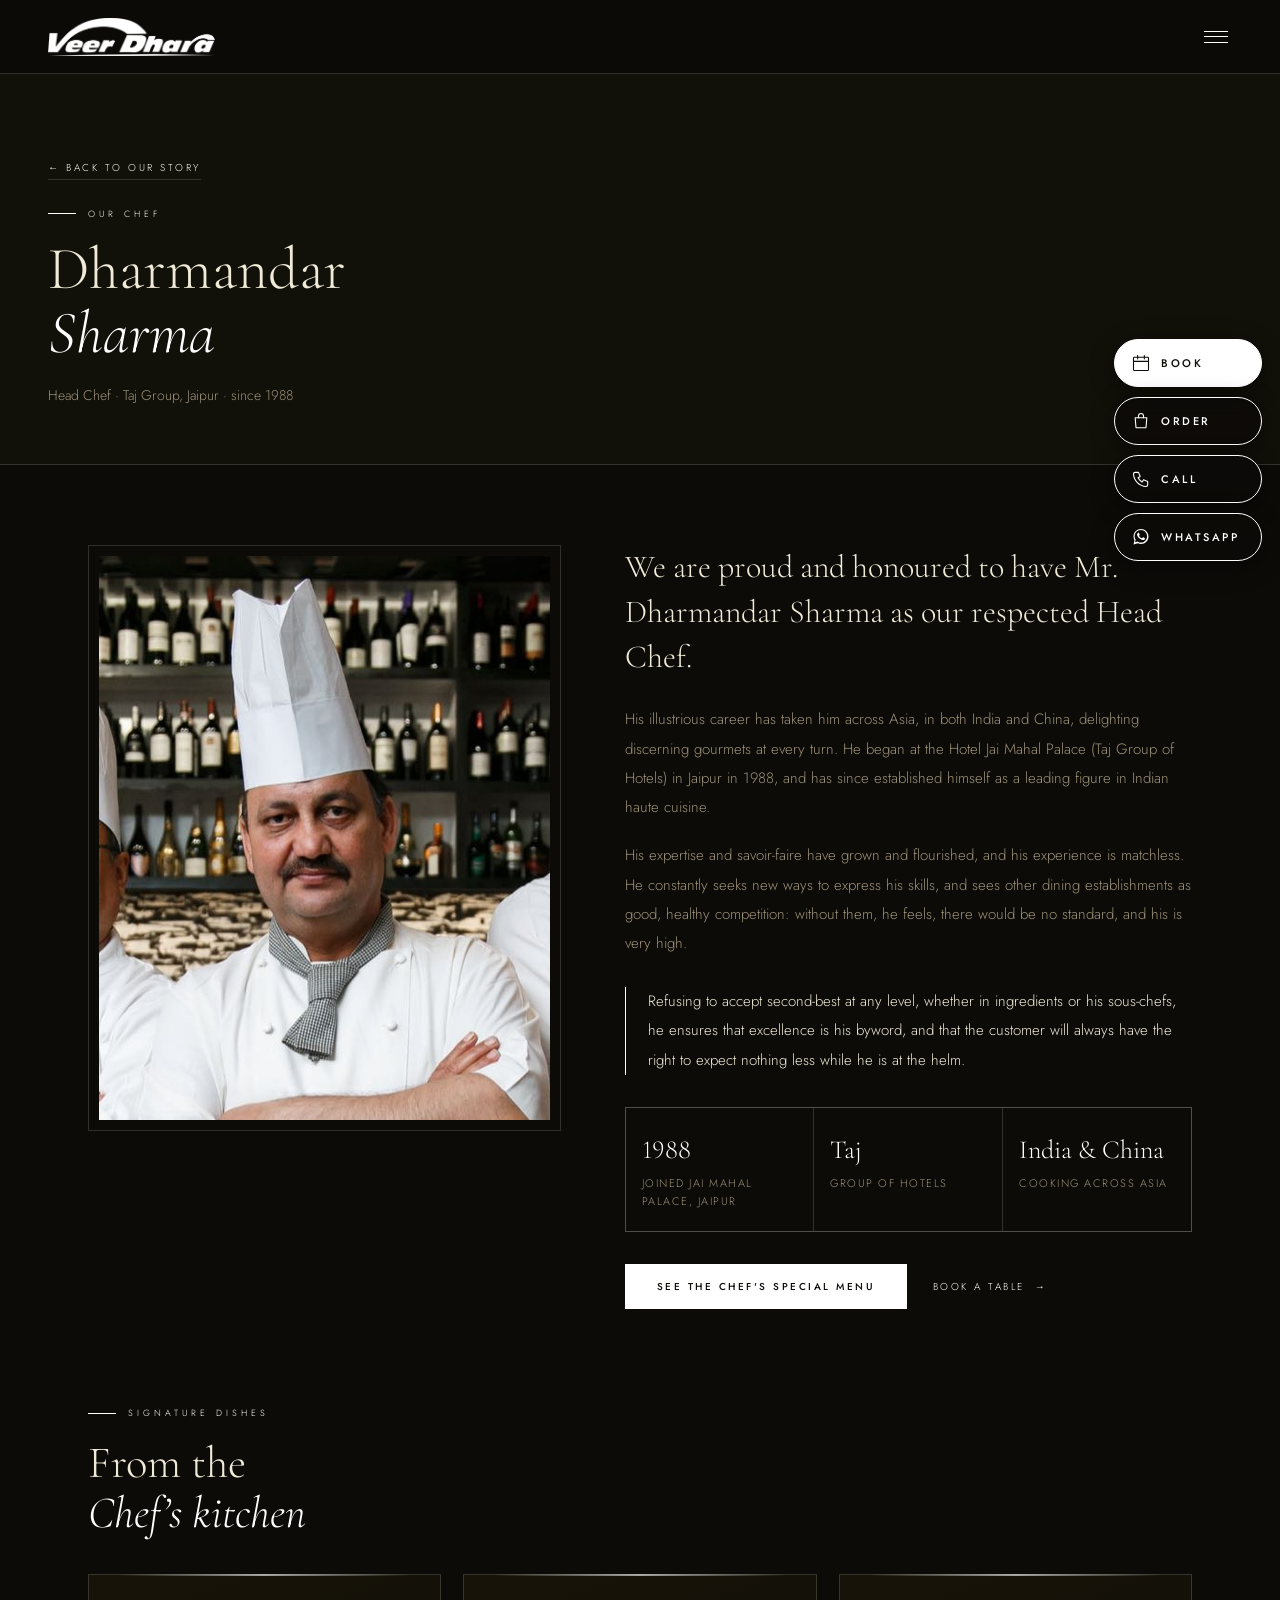
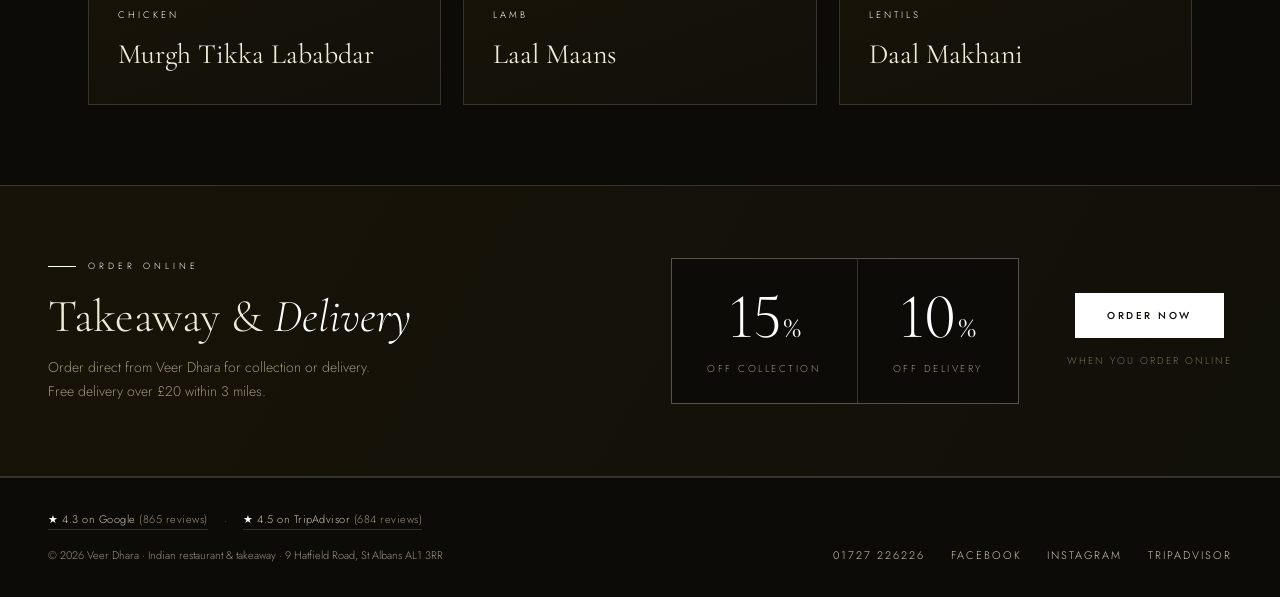
<file: chef.html>
<!DOCTYPE html>
<html lang="en-GB">
<head>
<meta charset="UTF-8">
<meta name="viewport" content="width=device-width, initial-scale=1.0">
<title>Our Head Chef | Veer Dhara Indian Restaurant St Albans</title>
<meta name="description" content="Meet Head Chef Dharmandar Sharma, who began his career at the Taj Group's Jai Mahal Palace in Jaipur in 1988 and leads the kitchen at Veer Dhara in St Albans.">
<meta name="robots" content="index, follow, max-image-preview:large">
<meta name="theme-color" content="#0d0b08">
<link rel="canonical" href="https://veerdhara.com/chef">
<link rel="icon" href="images/favicon-32.png" sizes="32x32" type="image/png">
<link rel="icon" href="images/favicon-192.png" sizes="192x192" type="image/png">
<link rel="apple-touch-icon" href="images/favicon-180.png">
<meta property="og:type" content="website">
<meta property="og:site_name" content="Veer Dhara">
<meta property="og:locale" content="en_GB">
<meta property="og:title" content="Our Head Chef | Veer Dhara Indian Restaurant St Albans">
<meta property="og:description" content="Meet Head Chef Dharmandar Sharma, who began his career at the Taj Group's Jai Mahal Palace in Jaipur in 1988 and leads the kitchen at Veer Dhara in St Albans.">
<meta property="og:url" content="https://veerdhara.com/chef">
<meta property="og:image" content="https://veerdhara.com/images/chef-sharma.jpg">
<meta property="og:image:width" content="1024">
<meta property="og:image:height" content="681">
<meta property="og:image:alt" content="Veer Dhara Indian restaurant, St Albans">
<meta name="twitter:card" content="summary_large_image">
<meta name="twitter:title" content="Our Head Chef | Veer Dhara Indian Restaurant St Albans">
<meta name="twitter:description" content="Meet Head Chef Dharmandar Sharma, who began his career at the Taj Group's Jai Mahal Palace in Jaipur in 1988 and leads the kitchen at Veer Dhara in St Albans.">
<meta name="twitter:image" content="https://veerdhara.com/images/chef-sharma.jpg">
<meta name="twitter:image:alt" content="Veer Dhara Indian restaurant, St Albans">
<script type="application/ld+json">{
 "@context": "https://schema.org",
 "@type": "Person",
 "name": "Dharmandar Sharma",
 "jobTitle": "Head Chef",
 "description": "Head Chef at Veer Dhara in St Albans. He began his career at the Hotel Jai Mahal Palace (Taj Group of Hotels) in Jaipur in 1988.",
 "image": "https://veerdhara.com/images/chef-sharma.jpg",
 "url": "https://veerdhara.com/chef",
 "worksFor": {
  "@type": "Restaurant",
  "name": "Veer Dhara",
  "url": "https://veerdhara.com/",
  "address": {"@type": "PostalAddress", "streetAddress": "9 Hatfield Road", "addressLocality": "St Albans", "postalCode": "AL1 3RR", "addressCountry": "GB"}
 }
}</script>
<link rel="preconnect" href="https://fonts.googleapis.com">
<link href="https://fonts.googleapis.com/css2?family=Cormorant+Garamond:ital,wght@0,300;0,400;0,600;1,300;1,400;1,600&family=Jost:wght@300;400;500&display=swap" rel="stylesheet">
<link rel="stylesheet" href="style.css">
</head>
<body>

<div class="ov" id="ov"></div>
<div class="nav-drawer" id="drawer">
  <button class="drawer-close" id="dc" aria-label="Close menu">✕</button>
  <ul>
    <li><a href="index.html#gallery">Gallery</a></li>
    <li><a href="menu.html">Menu</a></li>
    <li><a href="menu.html#buffet">Sunday Buffet</a></li>
    <li><a href="events.html">Events &amp; Catering</a></li>
    <li><a href="index.html#takeaway">Takeaway</a></li>
    <li data-festive hidden><a href="index.html#festive">Festive</a></li>
    <li><a href="index.html#contact">Find Us</a></li>
    <li><a href="https://booking.resdiary.com/widget/Standard/VeerDhara/8554" data-book>Reserve a Table</a></li>
  </ul>
</div>

<nav id="nav">
  <a class="nav-logo" href="index.html" aria-label="Veer Dhara"><img src="images/logo-gold.png" alt="Veer Dhara"></a>
  <ul class="nav-links">
    <li><a href="index.html#gallery">Gallery</a></li>
    <li><a href="menu.html">Menu</a></li>
    <li><a href="menu.html#buffet">Sunday Buffet</a></li>
    <li><a href="events.html">Events &amp; Catering</a></li>
    <li><a href="index.html#takeaway">Takeaway</a></li>
    <li data-festive hidden><a href="index.html#festive">Festive</a></li>
    <li><a href="index.html#contact">Find Us</a></li>
  </ul>
  <a class="nav-cta" href="https://booking.resdiary.com/widget/Standard/VeerDhara/8554" target="_blank" rel="noopener" data-book>Reserve a Table</a>
  <button class="nav-burger" id="burger" aria-label="Open menu"><span></span><span></span><span></span></button>
</nav>

<header class="page-hero">
  <a class="back-link" href="index.html#about">← Back to our story</a>
  <div class="sec-label">Our Chef</div>
  <h1>Dharmandar<br><em>Sharma</em></h1>
  <p>Head Chef &middot; Taj Group, Jaipur &middot; since 1988</p>
</header>

<section class="chef-profile">
  <div class="chef-photo reveal left"><img referrerpolicy="no-referrer" src="images/chef-sharma.jpg" alt="Head Chef Dharmandar Sharma"></div>
  <div class="chef-bio reveal right">
    <p class="chef-lead">We are proud and honoured to have Mr. Dharmandar Sharma as our respected Head Chef.</p>
    <p>His illustrious career has taken him across Asia, in both India and China, delighting discerning gourmets at every turn. He began at the Hotel Jai Mahal Palace (Taj Group of Hotels) in Jaipur in 1988, and has since established himself as a leading figure in Indian haute cuisine.</p>
    <p>His expertise and savoir-faire have grown and flourished, and his experience is matchless. He constantly seeks new ways to express his skills, and sees other dining establishments as good, healthy competition: without them, he feels, there would be no standard, and his is very high.</p>
    <p class="chef-close">Refusing to accept second-best at any level, whether in ingredients or his sous-chefs, he ensures that excellence is his byword, and that the customer will always have the right to expect nothing less while he is at the helm.</p>
    <div class="chef-facts">
      <div><span>1988</span>Joined Jai Mahal Palace, Jaipur</div>
      <div><span>Taj</span>Group of Hotels</div>
      <div><span>India &amp; China</span>Cooking across Asia</div>
    </div>
    <div class="btn-row">
      <a class="btn-p" href="menus/ChefSpecialMenu2026.pdf" target="_blank" rel="noopener">See the Chef's Special Menu</a>
      <a class="btn-g" href="https://booking.resdiary.com/widget/Standard/VeerDhara/8554" data-book>Book a Table</a>
    </div>
  </div>
</section>

<section class="chef-dishes">
  <div class="reveal"><div class="sec-label">Signature Dishes</div><h2>From the<br><em>Chef&rsquo;s kitchen</em></h2></div>
  <div class="dish-row stagger">
    <div class="dish reveal"><span>Chicken</span><h3>Murgh Tikka Lababdar</h3></div>
    <div class="dish reveal"><span>Lamb</span><h3>Laal Maans</h3></div>
    <div class="dish reveal"><span>Lentils</span><h3>Daal Makhani</h3></div>
  </div>
</section>

<div class="takeaway" id="takeaway">
  <div class="tk-inner reveal">
    <div class="tk-intro">
      <div class="sec-label">Order Online</div>
      <h2>Takeaway &amp; <em>Delivery</em></h2>
      <p>Order direct from Veer Dhara for collection or delivery. Free delivery over &pound;20 within 3 miles.</p>
    </div>
    <div class="tk-offers">
      <div class="tk-offer"><span class="tk-pct">15<small>%</small></span><span class="tk-what">off Collection</span></div>
      <div class="tk-offer"><span class="tk-pct">10<small>%</small></span><span class="tk-what">off Delivery</span></div>
    </div>
    <div class="tk-action">
      <a class="btn-p" href="https://veerdhara.3s-pos.com/" target="_blank" rel="noopener">Order Now</a>
      <span class="tk-note">When you order online</span>
    </div>
  </div>
</div>

<footer>
  <div class="ratings ratings-f"><a href="https://www.google.com/maps/search/?api=1&amp;query=Veer+Dhara+Restaurant+9+Hatfield+Road+St+Albans" target="_blank" rel="noopener"><span class="rt-star">&#9733;</span> 4.3 on Google <span class="rt-n">(865 reviews)</span></a><span class="rt-sep">&middot;</span><a href="https://www.tripadvisor.co.uk/Restaurant_Review-g186306-d7143384-Reviews-Veer_Dhara_One-St_Albans_Hertfordshire_England.html" target="_blank" rel="noopener"><span class="rt-star">&#9733;</span> 4.5 on TripAdvisor <span class="rt-n">(684 reviews)</span></a></div>
  <span class="f-copy">© <span id="yr">2026</span> Veer Dhara · Indian restaurant &amp; takeaway · 9 Hatfield Road, St Albans AL1 3RR</span>
  <div class="f-links">
    <a href="tel:+441727226226">01727 226226</a>
    <a href="https://www.facebook.com/veerdharauk" target="_blank" rel="noopener">Facebook</a>
    <a href="https://www.instagram.com/veerdhara.uk" target="_blank" rel="noopener">Instagram</a>
    <a href="https://www.tripadvisor.co.uk/Restaurant_Review-g186306-d7143384-Reviews-Veer_Dhara_One-St_Albans_Hertfordshire_England.html" target="_blank" rel="noopener">TripAdvisor</a>
  </div>
</footer>

<div class="bk" id="bk" role="dialog" aria-modal="true" aria-label="Book a table">
  <div class="bk-box">
    <button class="bk-x" id="bkX" aria-label="Close">✕</button>
    <iframe id="bkFrame" title="Book a table at Veer Dhara" data-src="https://booking.resdiary.com/widget/Standard/VeerDhara/8554"></iframe>
    <div class="bk-alt">Trouble loading? <a href="https://booking.resdiary.com/widget/Standard/VeerDhara/8554" target="_blank" rel="noopener">Open in a new tab</a> or call <a href="tel:+441727226226">01727 226226</a></div>
  </div>
</div>

<div class="rail">
  <a class="rail-main" href="https://booking.resdiary.com/widget/Standard/VeerDhara/8554" target="_blank" rel="noopener" data-book aria-label="Book a table"><svg viewBox="0 0 24 24" fill="none" stroke="currentColor" stroke-width="1.3" stroke-linecap="round" stroke-linejoin="round" aria-hidden="true"><rect x="3" y="5" width="18" height="16" rx="1"/><path d="M3 10h18M8 3v4M16 3v4"/></svg><span>Book</span></a>
  <a href="https://veerdhara.3s-pos.com/" target="_blank" rel="noopener" aria-label="Order online"><svg viewBox="0 0 24 24" fill="none" stroke="currentColor" stroke-width="1.3" stroke-linecap="round" stroke-linejoin="round" aria-hidden="true"><path d="M5 8h14l-1 12H6L5 8z"/><path d="M9 8V6a3 3 0 0 1 6 0v2"/></svg><span>Order</span></a>
  <a href="tel:+441727226226" aria-label="Call us"><svg viewBox="0 0 24 24" fill="none" stroke="currentColor" stroke-width="1.3" stroke-linecap="round" stroke-linejoin="round" aria-hidden="true"><path d="M5 4h4l2 5-2.5 1.5a11 11 0 0 0 5 5L15 13l5 2v4a2 2 0 0 1-2 2A16 16 0 0 1 3 6a2 2 0 0 1 2-2z"/></svg><span>Call</span></a>
  <a href="https://wa.me/447771156789?text=Hi%20Veer%20Dhara%2C%20I%27d%20like%20to%20make%20an%20enquiry." target="_blank" rel="noopener" aria-label="Chat with us on WhatsApp"><svg viewBox="0 0 32 32" fill="currentColor" aria-hidden="true"><path d="M16.04 3C9.4 3 4 8.4 4 15.04c0 2.12.56 4.2 1.62 6.02L4 28l7.1-1.86a12 12 0 0 0 4.94 1.06C22.68 27.2 28 21.8 28 15.16 28 8.5 22.68 3 16.04 3zm0 21.9c-1.78 0-3.52-.48-5.04-1.38l-.36-.22-4.2 1.1 1.12-4.1-.24-.38a9.9 9.9 0 0 1-1.52-5.3c0-5.5 4.46-9.96 9.98-9.96 5.5 0 9.96 4.46 9.96 9.96 0 5.5-4.46 10.28-9.7 10.28zm5.46-7.46c-.3-.14-1.78-.88-2.06-.98-.28-.1-.48-.14-.68.14-.2.3-.78.98-.96 1.18-.18.2-.36.22-.66.08-.3-.16-1.28-.48-2.44-1.5-.9-.8-1.5-1.8-1.68-2.1-.18-.3-.02-.46.14-.62.14-.14.3-.36.46-.54.14-.18.2-.3.3-.5.1-.2.04-.38-.02-.54-.08-.14-.68-1.64-.92-2.24-.24-.58-.5-.5-.68-.5h-.58c-.2 0-.54.08-.82.38-.28.3-1.08 1.06-1.08 2.58s1.1 3 1.26 3.2c.16.2 2.18 3.32 5.28 4.66.74.32 1.3.5 1.76.64.74.24 1.42.2 1.96.12.6-.1 1.78-.72 2.04-1.42.26-.7.26-1.3.18-1.42-.08-.12-.28-.2-.58-.34z"/></svg><span>WhatsApp</span></a>
</div>
<script src="festive.js"></script>
<script src="booking.js"></script>
<script src="site.js"></script>
</body>
</html>
</file>
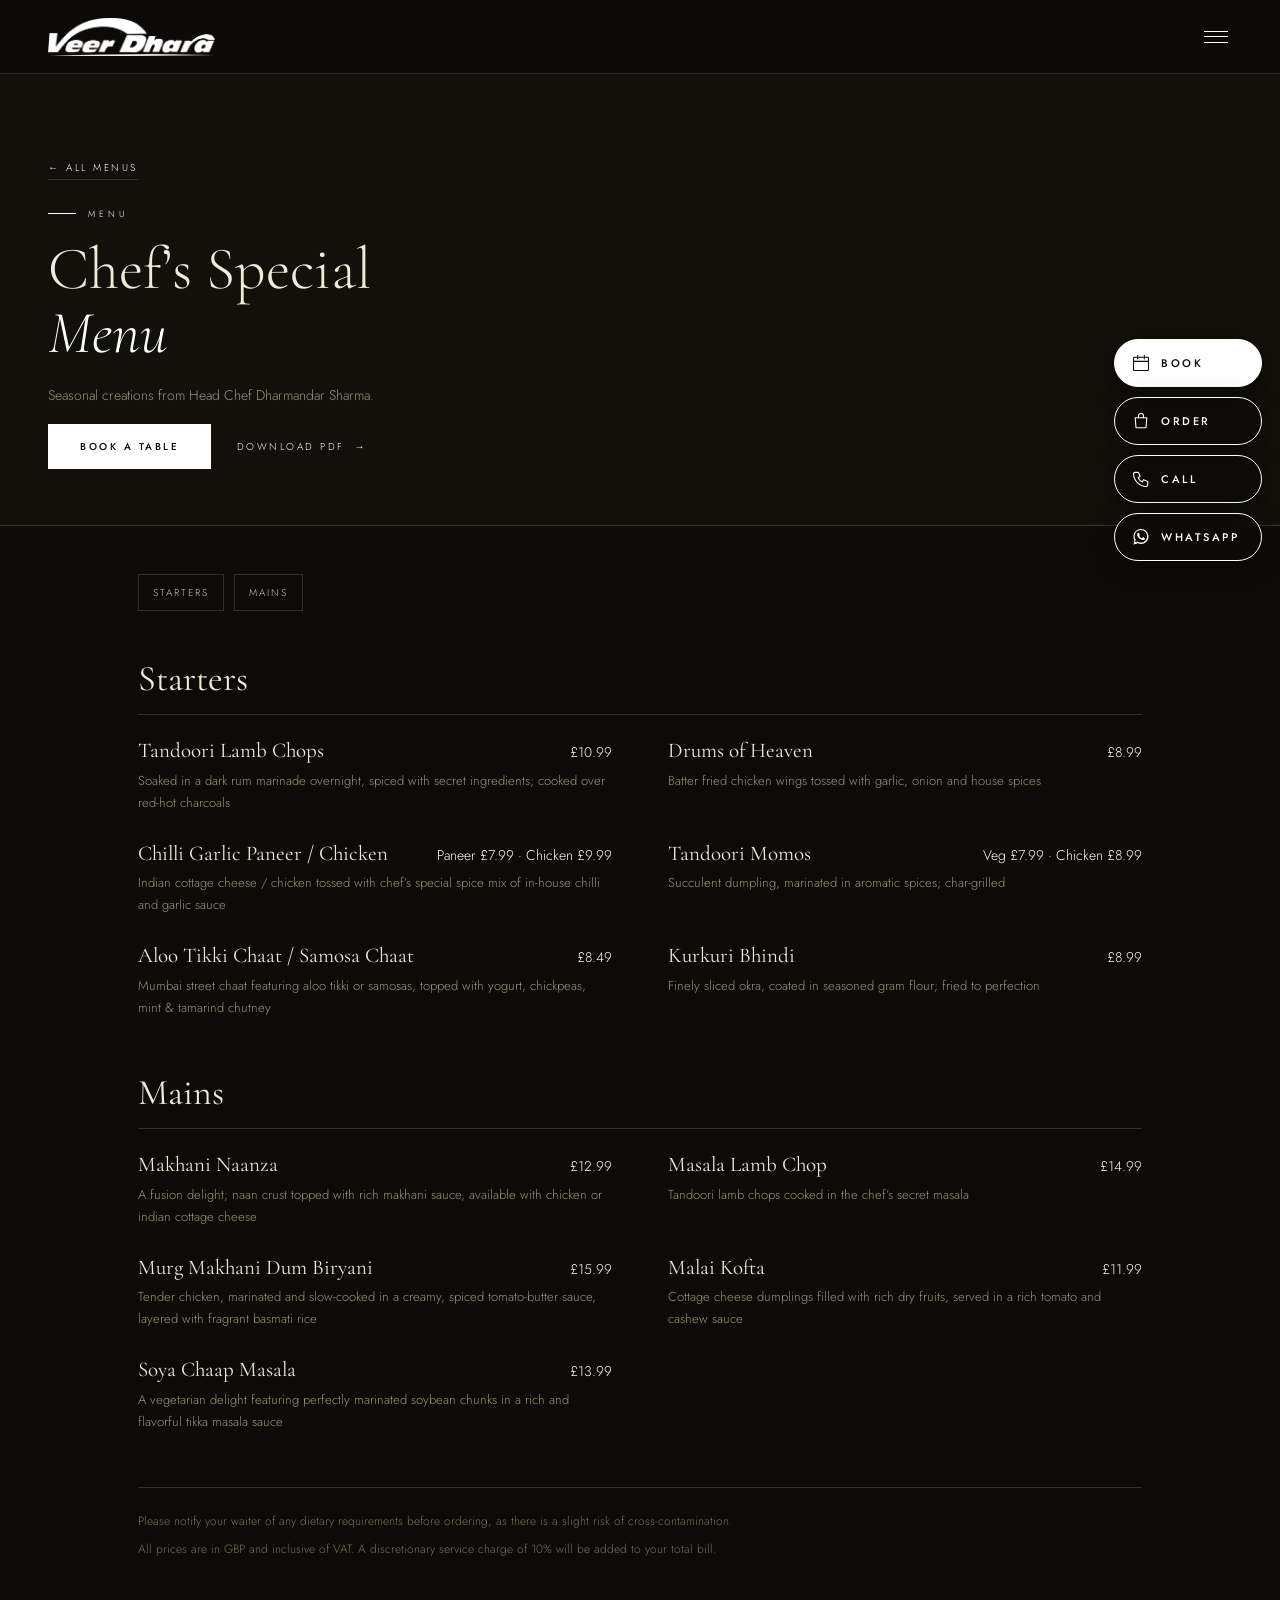
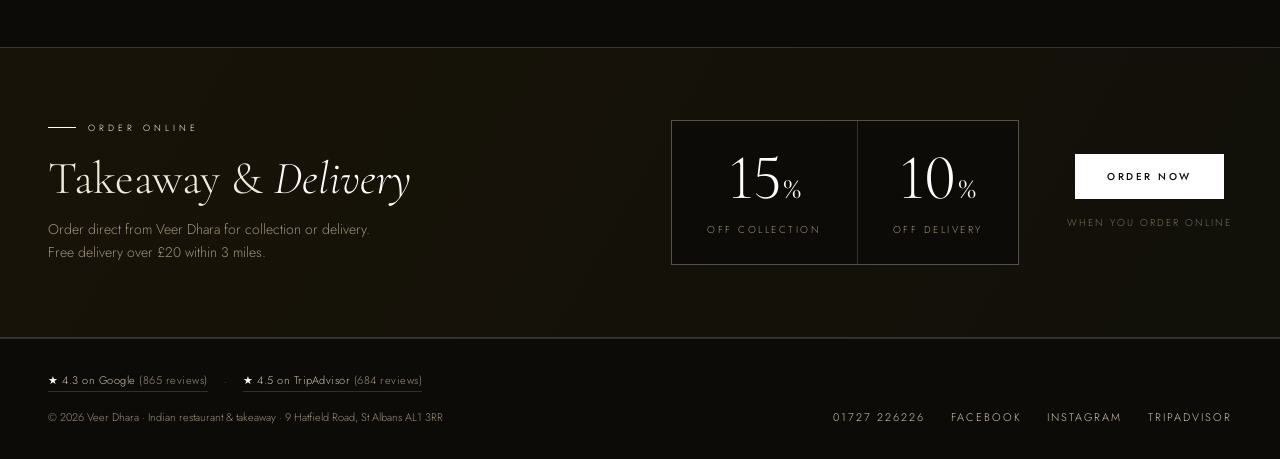
<file: chefs-special-menu.html>
<!DOCTYPE html>
<html lang="en-GB">
<head>
<meta charset="UTF-8">
<meta name="viewport" content="width=device-width, initial-scale=1.0">
<title>Chef’s Special Menu &amp; Prices | Veer Dhara Indian Restaurant St Albans</title>
<meta name="description" content="The Veer Dhara Chef’s Special menu: tandoori momos, lamb chops, drums of heaven, Murg Makhani Dum Biryani and more, created by Head Chef Dharmandar Sharma.">
<meta name="robots" content="index, follow, max-image-preview:large">
<meta name="theme-color" content="#0d0b08">
<link rel="canonical" href="https://veerdhara.com/chefs-special-menu">
<link rel="icon" href="images/favicon-32.png" sizes="32x32" type="image/png">
<link rel="icon" href="images/favicon-192.png" sizes="192x192" type="image/png">
<link rel="apple-touch-icon" href="images/favicon-180.png">
<meta property="og:type" content="website">
<meta property="og:site_name" content="Veer Dhara">
<meta property="og:locale" content="en_GB">
<meta property="og:title" content="Chef’s Special Menu &amp; Prices | Veer Dhara Indian Restaurant St Albans">
<meta property="og:description" content="The Veer Dhara Chef’s Special menu: tandoori momos, lamb chops, drums of heaven, Murg Makhani Dum Biryani and more, created by Head Chef Dharmandar Sharma.">
<meta property="og:url" content="https://veerdhara.com/chefs-special-menu">
<meta property="og:image" content="https://veerdhara.com/images/chef-sharma.jpg">
<meta property="og:image:width" content="1024">
<meta property="og:image:height" content="681">
<meta property="og:image:alt" content="Veer Dhara Indian restaurant, St Albans">
<meta name="twitter:card" content="summary_large_image">
<meta name="twitter:title" content="Chef’s Special Menu &amp; Prices | Veer Dhara Indian Restaurant St Albans">
<meta name="twitter:description" content="The Veer Dhara Chef’s Special menu: tandoori momos, lamb chops, drums of heaven, Murg Makhani Dum Biryani and more, created by Head Chef Dharmandar Sharma.">
<meta name="twitter:image" content="https://veerdhara.com/images/chef-sharma.jpg">
<meta name="twitter:image:alt" content="Veer Dhara Indian restaurant, St Albans">
<script type="application/ld+json">{"@context": "https://schema.org", "@type": "Menu", "name": "Chef’s Special Menu", "url": "https://veerdhara.com/chefs-special-menu", "inLanguage": "en-GB", "hasMenuSection": [{"@type": "MenuSection", "name": "Starters", "hasMenuItem": [{"@type": "MenuItem", "name": "Tandoori Lamb Chops", "description": "Soaked in a dark rum marinade overnight, spiced with secret ingredients; cooked over red-hot charcoals"}, {"@type": "MenuItem", "name": "Drums of Heaven", "description": "Batter fried chicken wings tossed with garlic, onion and house spices"}, {"@type": "MenuItem", "name": "Chilli Garlic Paneer / Chicken", "description": "Indian cottage cheese / chicken tossed with chef’s special spice mix of in-house chilli and garlic sauce"}, {"@type": "MenuItem", "name": "Tandoori Momos", "description": "Succulent dumpling, marinated in aromatic spices; char-grilled"}, {"@type": "MenuItem", "name": "Aloo Tikki Chaat / Samosa Chaat", "description": "Mumbai street chaat featuring aloo tikki or samosas, topped with yogurt, chickpeas, mint & tamarind chutney"}, {"@type": "MenuItem", "name": "Kurkuri Bhindi", "description": "Finely sliced okra, coated in seasoned gram flour; fried to perfection"}]}, {"@type": "MenuSection", "name": "Mains", "hasMenuItem": [{"@type": "MenuItem", "name": "Makhani Naanza", "description": "A fusion delight; naan crust topped with rich makhani sauce, available with chicken or indian cottage cheese"}, {"@type": "MenuItem", "name": "Masala Lamb Chop", "description": "Tandoori lamb chops cooked in the chef’s secret masala"}, {"@type": "MenuItem", "name": "Murg Makhani Dum Biryani", "description": "Tender chicken, marinated and slow-cooked in a creamy, spiced tomato-butter sauce, layered with fragrant basmati rice"}, {"@type": "MenuItem", "name": "Malai Kofta", "description": "Cottage cheese dumplings filled with rich dry fruits, served in a rich tomato and cashew sauce"}, {"@type": "MenuItem", "name": "Soya Chaap Masala", "description": "A vegetarian delight featuring perfectly marinated soybean chunks in a rich and flavorful tikka masala sauce"}]}]}</script>
<link rel="preconnect" href="https://fonts.googleapis.com">
<link href="https://fonts.googleapis.com/css2?family=Cormorant+Garamond:ital,wght@0,300;0,400;0,600;1,300;1,400;1,600&family=Jost:wght@300;400;500&display=swap" rel="stylesheet">
<link rel="stylesheet" href="style.css">
</head>
<body>

<div class="ov" id="ov"></div>
<div class="nav-drawer" id="drawer">
  <button class="drawer-close" id="dc" aria-label="Close menu">✕</button>
  <ul>
    <li><a href="index.html#gallery">Gallery</a></li>
    <li><a href="menu.html">Menu</a></li>
    <li><a href="menu.html#buffet">Sunday Buffet</a></li>
    <li><a href="events.html">Events &amp; Catering</a></li>
    <li><a href="index.html#takeaway">Takeaway</a></li>
    <li data-festive hidden><a href="index.html#festive">Festive</a></li>
    <li><a href="index.html#contact">Find Us</a></li>
    <li><a href="https://booking.resdiary.com/widget/Standard/VeerDhara/8554" data-book>Reserve a Table</a></li>
  </ul>
</div>

<nav id="nav">
  <a class="nav-logo" href="index.html" aria-label="Veer Dhara"><img src="images/logo-gold.png" alt="Veer Dhara"></a>
  <ul class="nav-links">
    <li><a href="index.html#gallery">Gallery</a></li>
    <li><a href="menu.html">Menu</a></li>
    <li><a href="menu.html#buffet">Sunday Buffet</a></li>
    <li><a href="events.html">Events &amp; Catering</a></li>
    <li><a href="index.html#takeaway">Takeaway</a></li>
    <li data-festive hidden><a href="index.html#festive">Festive</a></li>
    <li><a href="index.html#contact">Find Us</a></li>
  </ul>
  <a class="nav-cta" href="https://booking.resdiary.com/widget/Standard/VeerDhara/8554" target="_blank" rel="noopener" data-book>Reserve a Table</a>
  <button class="nav-burger" id="burger" aria-label="Open menu"><span></span><span></span><span></span></button>
</nav>

<header class="page-hero">
  <a class="back-link" href="menu.html">&larr; All menus</a>
  <div class="sec-label">Menu</div>
  <h1>Chef’s Special<br><em>Menu</em></h1>
  <p>Seasonal creations from Head Chef Dharmandar Sharma.</p>  <div class="btn-row">
    <a class="btn-p" href="https://booking.resdiary.com/widget/Standard/VeerDhara/8554" target="_blank" rel="noopener" data-book>Book a Table</a>
    <a class="btn-g" href="menus/ChefSpecialMenu2026.pdf" target="_blank" rel="noopener">Download PDF</a>
  </div>
</header>

<section class="menu-text">
  <div class="mt-chips" role="navigation" aria-label="Menu sections"><a href="#starters">Starters</a><a href="#mains">Mains</a></div>  <div class="mt-sec" id="starters">    <h2>Starters</h2>    <div class="mt-grid">      <article class="mi"><div class="mi-top"><h3>Tandoori Lamb Chops</h3><span class="mi-price">£10.99</span></div><p>Soaked in a dark rum marinade overnight, spiced with secret ingredients; cooked over red-hot charcoals</p></article>      <article class="mi"><div class="mi-top"><h3>Drums of Heaven</h3><span class="mi-price">£8.99</span></div><p>Batter fried chicken wings tossed with garlic, onion and house spices</p></article>      <article class="mi"><div class="mi-top"><h3>Chilli Garlic Paneer / Chicken</h3><span class="mi-price">Paneer £7.99 · Chicken £9.99</span></div><p>Indian cottage cheese / chicken tossed with chef’s special spice mix of in-house chilli and garlic sauce</p></article>      <article class="mi"><div class="mi-top"><h3>Tandoori Momos</h3><span class="mi-price">Veg £7.99 · Chicken £8.99</span></div><p>Succulent dumpling, marinated in aromatic spices; char-grilled</p></article>      <article class="mi"><div class="mi-top"><h3>Aloo Tikki Chaat / Samosa Chaat</h3><span class="mi-price">£8.49</span></div><p>Mumbai street chaat featuring aloo tikki or samosas, topped with yogurt, chickpeas, mint &amp; tamarind chutney</p></article>      <article class="mi"><div class="mi-top"><h3>Kurkuri Bhindi</h3><span class="mi-price">£8.99</span></div><p>Finely sliced okra, coated in seasoned gram flour; fried to perfection</p></article>    </div>
  </div>  <div class="mt-sec" id="mains">    <h2>Mains</h2>    <div class="mt-grid">      <article class="mi"><div class="mi-top"><h3>Makhani Naanza</h3><span class="mi-price">£12.99</span></div><p>A fusion delight; naan crust topped with rich makhani sauce, available with chicken or indian cottage cheese</p></article>      <article class="mi"><div class="mi-top"><h3>Masala Lamb Chop</h3><span class="mi-price">£14.99</span></div><p>Tandoori lamb chops cooked in the chef’s secret masala</p></article>      <article class="mi"><div class="mi-top"><h3>Murg Makhani Dum Biryani</h3><span class="mi-price">£15.99</span></div><p>Tender chicken, marinated and slow-cooked in a creamy, spiced tomato-butter sauce, layered with fragrant basmati rice</p></article>      <article class="mi"><div class="mi-top"><h3>Malai Kofta</h3><span class="mi-price">£11.99</span></div><p>Cottage cheese dumplings filled with rich dry fruits, served in a rich tomato and cashew sauce</p></article>      <article class="mi"><div class="mi-top"><h3>Soya Chaap Masala</h3><span class="mi-price">£13.99</span></div><p>A vegetarian delight featuring perfectly marinated soybean chunks in a rich and flavorful tikka masala sauce</p></article>    </div>
  </div>  <div class="mt-foot"><p>Please notify your waiter of any dietary requirements before ordering, as there is a slight risk of cross-contamination.</p><p>All prices are in GBP and inclusive of VAT. A discretionary service charge of 10% will be added to your total bill.</p></div>
</section>

<div class="takeaway" id="takeaway">
  <div class="tk-inner reveal">
    <div class="tk-intro">
      <div class="sec-label">Order Online</div>
      <h2>Takeaway &amp; <em>Delivery</em></h2>
      <p>Order direct from Veer Dhara for collection or delivery. Free delivery over &pound;20 within 3 miles.</p>
    </div>
    <div class="tk-offers">
      <div class="tk-offer"><span class="tk-pct">15<small>%</small></span><span class="tk-what">off Collection</span></div>
      <div class="tk-offer"><span class="tk-pct">10<small>%</small></span><span class="tk-what">off Delivery</span></div>
    </div>
    <div class="tk-action">
      <a class="btn-p" href="https://veerdhara.3s-pos.com/" target="_blank" rel="noopener">Order Now</a>
      <span class="tk-note">When you order online</span>
    </div>
  </div>
</div>

<footer>
  <div class="ratings ratings-f"><a href="https://www.google.com/maps/search/?api=1&amp;query=Veer+Dhara+Restaurant+9+Hatfield+Road+St+Albans" target="_blank" rel="noopener"><span class="rt-star">&#9733;</span> 4.3 on Google <span class="rt-n">(865 reviews)</span></a><span class="rt-sep">&middot;</span><a href="https://www.tripadvisor.co.uk/Restaurant_Review-g186306-d7143384-Reviews-Veer_Dhara_One-St_Albans_Hertfordshire_England.html" target="_blank" rel="noopener"><span class="rt-star">&#9733;</span> 4.5 on TripAdvisor <span class="rt-n">(684 reviews)</span></a></div>
  <span class="f-copy">© <span id="yr">2026</span> Veer Dhara · Indian restaurant &amp; takeaway · 9 Hatfield Road, St Albans AL1 3RR</span>
  <div class="f-links">
    <a href="tel:+441727226226">01727 226226</a>
    <a href="https://www.facebook.com/veerdharauk" target="_blank" rel="noopener">Facebook</a>
    <a href="https://www.instagram.com/veerdhara.uk" target="_blank" rel="noopener">Instagram</a>
    <a href="https://www.tripadvisor.co.uk/Restaurant_Review-g186306-d7143384-Reviews-Veer_Dhara_One-St_Albans_Hertfordshire_England.html" target="_blank" rel="noopener">TripAdvisor</a>
  </div>
</footer>

<div class="bk" id="bk" role="dialog" aria-modal="true" aria-label="Book a table">
  <div class="bk-box">
    <button class="bk-x" id="bkX" aria-label="Close">✕</button>
    <iframe id="bkFrame" title="Book a table at Veer Dhara" data-src="https://booking.resdiary.com/widget/Standard/VeerDhara/8554"></iframe>
    <div class="bk-alt">Trouble loading? <a href="https://booking.resdiary.com/widget/Standard/VeerDhara/8554" target="_blank" rel="noopener">Open in a new tab</a> or call <a href="tel:+441727226226">01727 226226</a></div>
  </div>
</div>

<div class="rail">
  <a class="rail-main" href="https://booking.resdiary.com/widget/Standard/VeerDhara/8554" target="_blank" rel="noopener" data-book aria-label="Book a table"><svg viewBox="0 0 24 24" fill="none" stroke="currentColor" stroke-width="1.3" stroke-linecap="round" stroke-linejoin="round" aria-hidden="true"><rect x="3" y="5" width="18" height="16" rx="1"/><path d="M3 10h18M8 3v4M16 3v4"/></svg><span>Book</span></a>
  <a href="https://veerdhara.3s-pos.com/" target="_blank" rel="noopener" aria-label="Order online"><svg viewBox="0 0 24 24" fill="none" stroke="currentColor" stroke-width="1.3" stroke-linecap="round" stroke-linejoin="round" aria-hidden="true"><path d="M5 8h14l-1 12H6L5 8z"/><path d="M9 8V6a3 3 0 0 1 6 0v2"/></svg><span>Order</span></a>
  <a href="tel:+441727226226" aria-label="Call us"><svg viewBox="0 0 24 24" fill="none" stroke="currentColor" stroke-width="1.3" stroke-linecap="round" stroke-linejoin="round" aria-hidden="true"><path d="M5 4h4l2 5-2.5 1.5a11 11 0 0 0 5 5L15 13l5 2v4a2 2 0 0 1-2 2A16 16 0 0 1 3 6a2 2 0 0 1 2-2z"/></svg><span>Call</span></a>
  <a href="https://wa.me/447771156789?text=Hi%20Veer%20Dhara%2C%20I%27d%20like%20to%20make%20an%20enquiry." target="_blank" rel="noopener" aria-label="Chat with us on WhatsApp"><svg viewBox="0 0 32 32" fill="currentColor" aria-hidden="true"><path d="M16.04 3C9.4 3 4 8.4 4 15.04c0 2.12.56 4.2 1.62 6.02L4 28l7.1-1.86a12 12 0 0 0 4.94 1.06C22.68 27.2 28 21.8 28 15.16 28 8.5 22.68 3 16.04 3zm0 21.9c-1.78 0-3.52-.48-5.04-1.38l-.36-.22-4.2 1.1 1.12-4.1-.24-.38a9.9 9.9 0 0 1-1.52-5.3c0-5.5 4.46-9.96 9.98-9.96 5.5 0 9.96 4.46 9.96 9.96 0 5.5-4.46 10.28-9.7 10.28zm5.46-7.46c-.3-.14-1.78-.88-2.06-.98-.28-.1-.48-.14-.68.14-.2.3-.78.98-.96 1.18-.18.2-.36.22-.66.08-.3-.16-1.28-.48-2.44-1.5-.9-.8-1.5-1.8-1.68-2.1-.18-.3-.02-.46.14-.62.14-.14.3-.36.46-.54.14-.18.2-.3.3-.5.1-.2.04-.38-.02-.54-.08-.14-.68-1.64-.92-2.24-.24-.58-.5-.5-.68-.5h-.58c-.2 0-.54.08-.82.38-.28.3-1.08 1.06-1.08 2.58s1.1 3 1.26 3.2c.16.2 2.18 3.32 5.28 4.66.74.32 1.3.5 1.76.64.74.24 1.42.2 1.96.12.6-.1 1.78-.72 2.04-1.42.26-.7.26-1.3.18-1.42-.08-.12-.28-.2-.58-.34z"/></svg><span>WhatsApp</span></a>
</div>
<script src="festive.js"></script>
<script src="booking.js"></script>
<script src="site.js"></script>
</body>
</html>
</file>
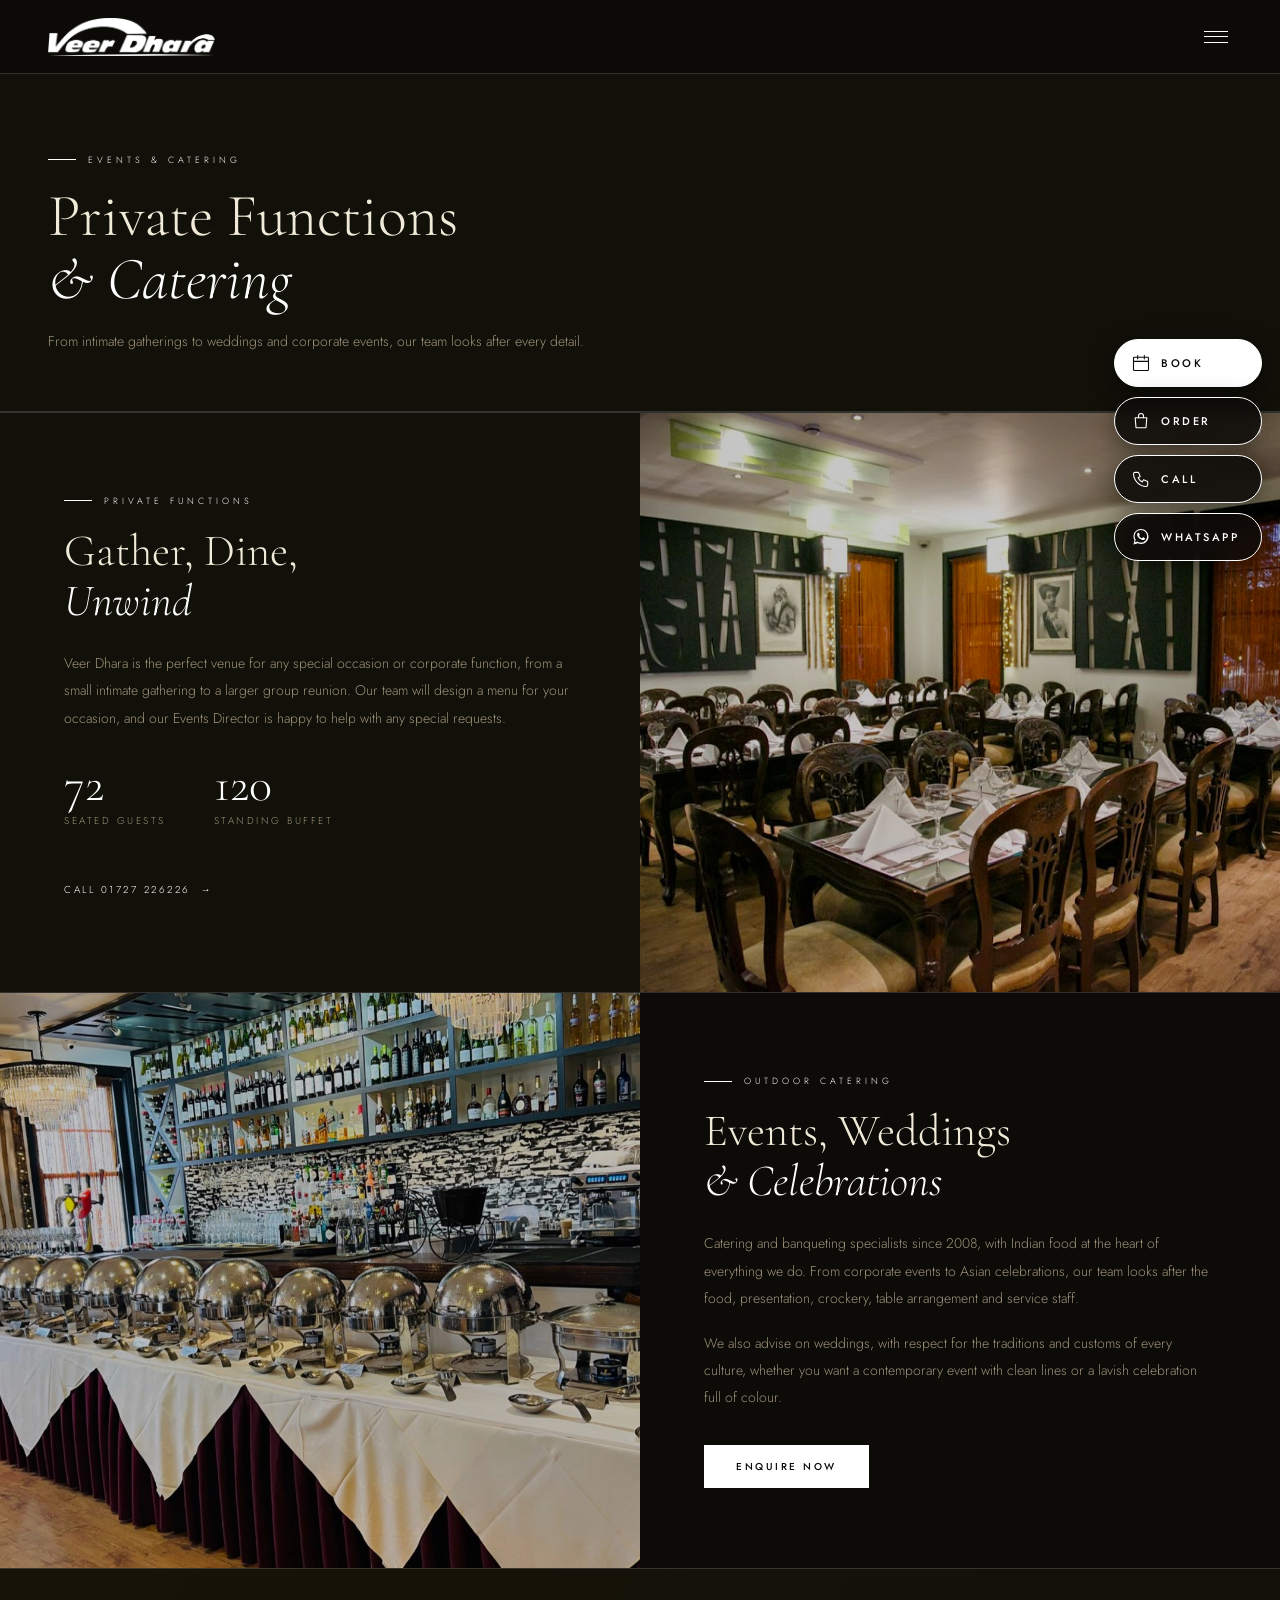
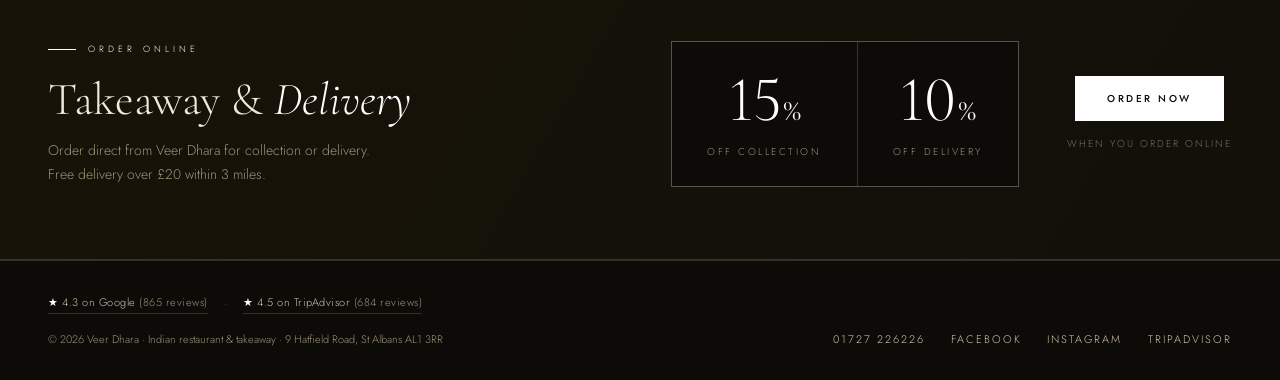
<file: events.html>
<!DOCTYPE html>
<html lang="en-GB">
<head>
<meta charset="UTF-8">
<meta name="viewport" content="width=device-width, initial-scale=1.0">
<title>Private Dining &amp; Indian Catering St Albans | Veer Dhara</title>
<meta name="description" content="Private dining, parties and corporate events for up to 72 seated or 120 standing guests, plus Indian outdoor catering and wedding catering across St Albans. Call 01727 226226.">
<meta name="robots" content="index, follow, max-image-preview:large">
<meta name="theme-color" content="#0d0b08">
<link rel="canonical" href="https://veerdhara.com/events">
<link rel="icon" href="images/favicon-32.png" sizes="32x32" type="image/png">
<link rel="icon" href="images/favicon-192.png" sizes="192x192" type="image/png">
<link rel="apple-touch-icon" href="images/favicon-180.png">
<meta property="og:type" content="website">
<meta property="og:site_name" content="Veer Dhara">
<meta property="og:locale" content="en_GB">
<meta property="og:title" content="Private Dining &amp; Indian Catering St Albans | Veer Dhara">
<meta property="og:description" content="Private dining, parties and corporate events for up to 72 seated or 120 standing guests, plus Indian outdoor catering and wedding catering across St Albans. Call 01727 226226.">
<meta property="og:url" content="https://veerdhara.com/events">
<meta property="og:image" content="https://veerdhara.com/images/Website111-1024x681.jpg">
<meta property="og:image:width" content="1024">
<meta property="og:image:height" content="681">
<meta property="og:image:alt" content="Veer Dhara Indian restaurant, St Albans">
<meta name="twitter:card" content="summary_large_image">
<meta name="twitter:title" content="Private Dining &amp; Indian Catering St Albans | Veer Dhara">
<meta name="twitter:description" content="Private dining, parties and corporate events for up to 72 seated or 120 standing guests, plus Indian outdoor catering and wedding catering across St Albans. Call 01727 226226.">
<meta name="twitter:image" content="https://veerdhara.com/images/Website111-1024x681.jpg">
<meta name="twitter:image:alt" content="Veer Dhara Indian restaurant, St Albans">
<link rel="preconnect" href="https://fonts.googleapis.com">
<link href="https://fonts.googleapis.com/css2?family=Cormorant+Garamond:ital,wght@0,300;0,400;0,600;1,300;1,400;1,600&family=Jost:wght@300;400;500&display=swap" rel="stylesheet">
<link rel="stylesheet" href="style.css">
</head>
<body>

<div class="ov" id="ov"></div>
<div class="nav-drawer" id="drawer">
  <button class="drawer-close" id="dc" aria-label="Close menu">✕</button>
  <ul>
    <li><a href="index.html#gallery">Gallery</a></li>
    <li><a href="menu.html">Menu</a></li>
    <li><a href="menu.html#buffet">Sunday Buffet</a></li>
    <li><a href="events.html">Events &amp; Catering</a></li>
    <li><a href="index.html#takeaway">Takeaway</a></li>
    <li data-festive hidden><a href="index.html#festive">Festive</a></li>
    <li><a href="index.html#contact">Find Us</a></li>
    <li><a href="https://booking.resdiary.com/widget/Standard/VeerDhara/8554" data-book>Reserve a Table</a></li>
  </ul>
</div>

<nav id="nav">
  <a class="nav-logo" href="index.html" aria-label="Veer Dhara"><img src="images/logo-gold.png" alt="Veer Dhara"></a>
  <ul class="nav-links">
    <li><a href="index.html#gallery">Gallery</a></li>
    <li><a href="menu.html">Menu</a></li>
    <li><a href="menu.html#buffet">Sunday Buffet</a></li>
    <li><a href="events.html">Events &amp; Catering</a></li>
    <li><a href="index.html#takeaway">Takeaway</a></li>
    <li data-festive hidden><a href="index.html#festive">Festive</a></li>
    <li><a href="index.html#contact">Find Us</a></li>
  </ul>
  <a class="nav-cta" href="https://booking.resdiary.com/widget/Standard/VeerDhara/8554" target="_blank" rel="noopener" data-book>Reserve a Table</a>
  <button class="nav-burger" id="burger" aria-label="Open menu"><span></span><span></span><span></span></button>
</nav>

<header class="page-hero">
  <div class="sec-label">Events &amp; Catering</div>
  <h1>Private Functions<br><em>&amp; Catering</em></h1>
  <p>From intimate gatherings to weddings and corporate events, our team looks after every detail.</p>
</header>

<section id="private" class="feature rev">
  <div class="feature-img reveal right"><img referrerpolicy="no-referrer" src="images/slider_3_privateFuncts.jpg" alt="Veer Dhara private functions"></div>
  <div class="feature-body reveal left">
    <div class="sec-label">Private Functions</div>
    <h2>Gather, Dine,<br><em>Unwind</em></h2>
    <p>Veer Dhara is the perfect venue for any special occasion or corporate function, from a small intimate gathering to a larger group reunion. Our team will design a menu for your occasion, and our Events Director is happy to help with any special requests.</p>
    <div class="stats">
      <div><span>72</span>Seated guests</div>
      <div><span>120</span>Standing buffet</div>
    </div>
    <div class="btn-row">
      <a class="btn-g" href="tel:+441727226226">Call 01727 226226</a>
    </div>
  </div>
</section>

<section id="catering" class="feature">
  <div class="feature-img reveal left"><img referrerpolicy="no-referrer" src="images/catering-buffet.jpg" alt="Catering buffet setup at Veer Dhara"></div>
  <div class="feature-body reveal right">
    <div class="sec-label">Outdoor Catering</div>
    <h2>Events, Weddings<br><em>&amp; Celebrations</em></h2>
    <p>Catering and banqueting specialists since 2008, with Indian food at the heart of everything we do. From corporate events to Asian celebrations, our team looks after the food, presentation, crockery, table arrangement and service staff.</p>
    <p>We also advise on weddings, with respect for the traditions and customs of every culture, whether you want a contemporary event with clean lines or a lavish celebration full of colour.</p>
    <div class="btn-row">
      <button type="button" class="btn-p" data-enquire>Enquire Now</button>
    </div>
  </div>
</section>

<div class="takeaway" id="takeaway">
  <div class="tk-inner reveal">
    <div class="tk-intro">
      <div class="sec-label">Order Online</div>
      <h2>Takeaway &amp; <em>Delivery</em></h2>
      <p>Order direct from Veer Dhara for collection or delivery. Free delivery over &pound;20 within 3 miles.</p>
    </div>
    <div class="tk-offers">
      <div class="tk-offer"><span class="tk-pct">15<small>%</small></span><span class="tk-what">off Collection</span></div>
      <div class="tk-offer"><span class="tk-pct">10<small>%</small></span><span class="tk-what">off Delivery</span></div>
    </div>
    <div class="tk-action">
      <a class="btn-p" href="https://veerdhara.3s-pos.com/" target="_blank" rel="noopener">Order Now</a>
      <span class="tk-note">When you order online</span>
    </div>
  </div>
</div>

<footer>
  <div class="ratings ratings-f"><a href="https://www.google.com/maps/search/?api=1&amp;query=Veer+Dhara+Restaurant+9+Hatfield+Road+St+Albans" target="_blank" rel="noopener"><span class="rt-star">&#9733;</span> 4.3 on Google <span class="rt-n">(865 reviews)</span></a><span class="rt-sep">&middot;</span><a href="https://www.tripadvisor.co.uk/Restaurant_Review-g186306-d7143384-Reviews-Veer_Dhara_One-St_Albans_Hertfordshire_England.html" target="_blank" rel="noopener"><span class="rt-star">&#9733;</span> 4.5 on TripAdvisor <span class="rt-n">(684 reviews)</span></a></div>
  <span class="f-copy">© <span id="yr">2026</span> Veer Dhara · Indian restaurant &amp; takeaway · 9 Hatfield Road, St Albans AL1 3RR</span>
  <div class="f-links">
    <a href="tel:+441727226226">01727 226226</a>
    <a href="https://www.facebook.com/veerdharauk" target="_blank" rel="noopener">Facebook</a>
    <a href="https://www.instagram.com/veerdhara.uk" target="_blank" rel="noopener">Instagram</a>
    <a href="https://www.tripadvisor.co.uk/Restaurant_Review-g186306-d7143384-Reviews-Veer_Dhara_One-St_Albans_Hertfordshire_England.html" target="_blank" rel="noopener">TripAdvisor</a>
  </div>
</footer>

<div class="bk" id="bk" role="dialog" aria-modal="true" aria-label="Book a table">
  <div class="bk-box">
    <button class="bk-x" id="bkX" aria-label="Close">✕</button>
    <iframe id="bkFrame" title="Book a table at Veer Dhara" data-src="https://booking.resdiary.com/widget/Standard/VeerDhara/8554"></iframe>
    <div class="bk-alt">Trouble loading? <a href="https://booking.resdiary.com/widget/Standard/VeerDhara/8554" target="_blank" rel="noopener">Open in a new tab</a> or call <a href="tel:+441727226226">01727 226226</a></div>
  </div>
</div>

<div class="rail">
  <a class="rail-main" href="https://booking.resdiary.com/widget/Standard/VeerDhara/8554" target="_blank" rel="noopener" data-book aria-label="Book a table"><svg viewBox="0 0 24 24" fill="none" stroke="currentColor" stroke-width="1.3" stroke-linecap="round" stroke-linejoin="round" aria-hidden="true"><rect x="3" y="5" width="18" height="16" rx="1"/><path d="M3 10h18M8 3v4M16 3v4"/></svg><span>Book</span></a>
  <a href="https://veerdhara.3s-pos.com/" target="_blank" rel="noopener" aria-label="Order online"><svg viewBox="0 0 24 24" fill="none" stroke="currentColor" stroke-width="1.3" stroke-linecap="round" stroke-linejoin="round" aria-hidden="true"><path d="M5 8h14l-1 12H6L5 8z"/><path d="M9 8V6a3 3 0 0 1 6 0v2"/></svg><span>Order</span></a>
  <a href="tel:+441727226226" aria-label="Call us"><svg viewBox="0 0 24 24" fill="none" stroke="currentColor" stroke-width="1.3" stroke-linecap="round" stroke-linejoin="round" aria-hidden="true"><path d="M5 4h4l2 5-2.5 1.5a11 11 0 0 0 5 5L15 13l5 2v4a2 2 0 0 1-2 2A16 16 0 0 1 3 6a2 2 0 0 1 2-2z"/></svg><span>Call</span></a>
  <a href="https://wa.me/447771156789?text=Hi%20Veer%20Dhara%2C%20I%27d%20like%20to%20make%20an%20enquiry." target="_blank" rel="noopener" aria-label="Chat with us on WhatsApp"><svg viewBox="0 0 32 32" fill="currentColor" aria-hidden="true"><path d="M16.04 3C9.4 3 4 8.4 4 15.04c0 2.12.56 4.2 1.62 6.02L4 28l7.1-1.86a12 12 0 0 0 4.94 1.06C22.68 27.2 28 21.8 28 15.16 28 8.5 22.68 3 16.04 3zm0 21.9c-1.78 0-3.52-.48-5.04-1.38l-.36-.22-4.2 1.1 1.12-4.1-.24-.38a9.9 9.9 0 0 1-1.52-5.3c0-5.5 4.46-9.96 9.98-9.96 5.5 0 9.96 4.46 9.96 9.96 0 5.5-4.46 10.28-9.7 10.28zm5.46-7.46c-.3-.14-1.78-.88-2.06-.98-.28-.1-.48-.14-.68.14-.2.3-.78.98-.96 1.18-.18.2-.36.22-.66.08-.3-.16-1.28-.48-2.44-1.5-.9-.8-1.5-1.8-1.68-2.1-.18-.3-.02-.46.14-.62.14-.14.3-.36.46-.54.14-.18.2-.3.3-.5.1-.2.04-.38-.02-.54-.08-.14-.68-1.64-.92-2.24-.24-.58-.5-.5-.68-.5h-.58c-.2 0-.54.08-.82.38-.28.3-1.08 1.06-1.08 2.58s1.1 3 1.26 3.2c.16.2 2.18 3.32 5.28 4.66.74.32 1.3.5 1.76.64.74.24 1.42.2 1.96.12.6-.1 1.78-.72 2.04-1.42.26-.7.26-1.3.18-1.42-.08-.12-.28-.2-.58-.34z"/></svg><span>WhatsApp</span></a>
</div>
<div class="modal" id="enquire-modal" role="dialog" aria-modal="true" aria-labelledby="enq-title">
  <div class="modal-box">
    <button type="button" class="modal-x" aria-label="Close" data-close>&times;</button>
    <div class="sec-label" style="justify-content:center">Catering Enquiries</div>
    <h3 id="enq-title">Call us to enquire</h3>
    <p>Speak to our team about your event, wedding or celebration.</p>
    <a class="modal-tel" href="tel:+441727226226">01727 226226</a>
    <a class="btn-p" href="tel:+441727226226">Call Now</a>
  </div>
</div>
<script src="festive.js"></script>
<script src="booking.js"></script>
<script src="site.js"></script>
</body>
</html>
</file>
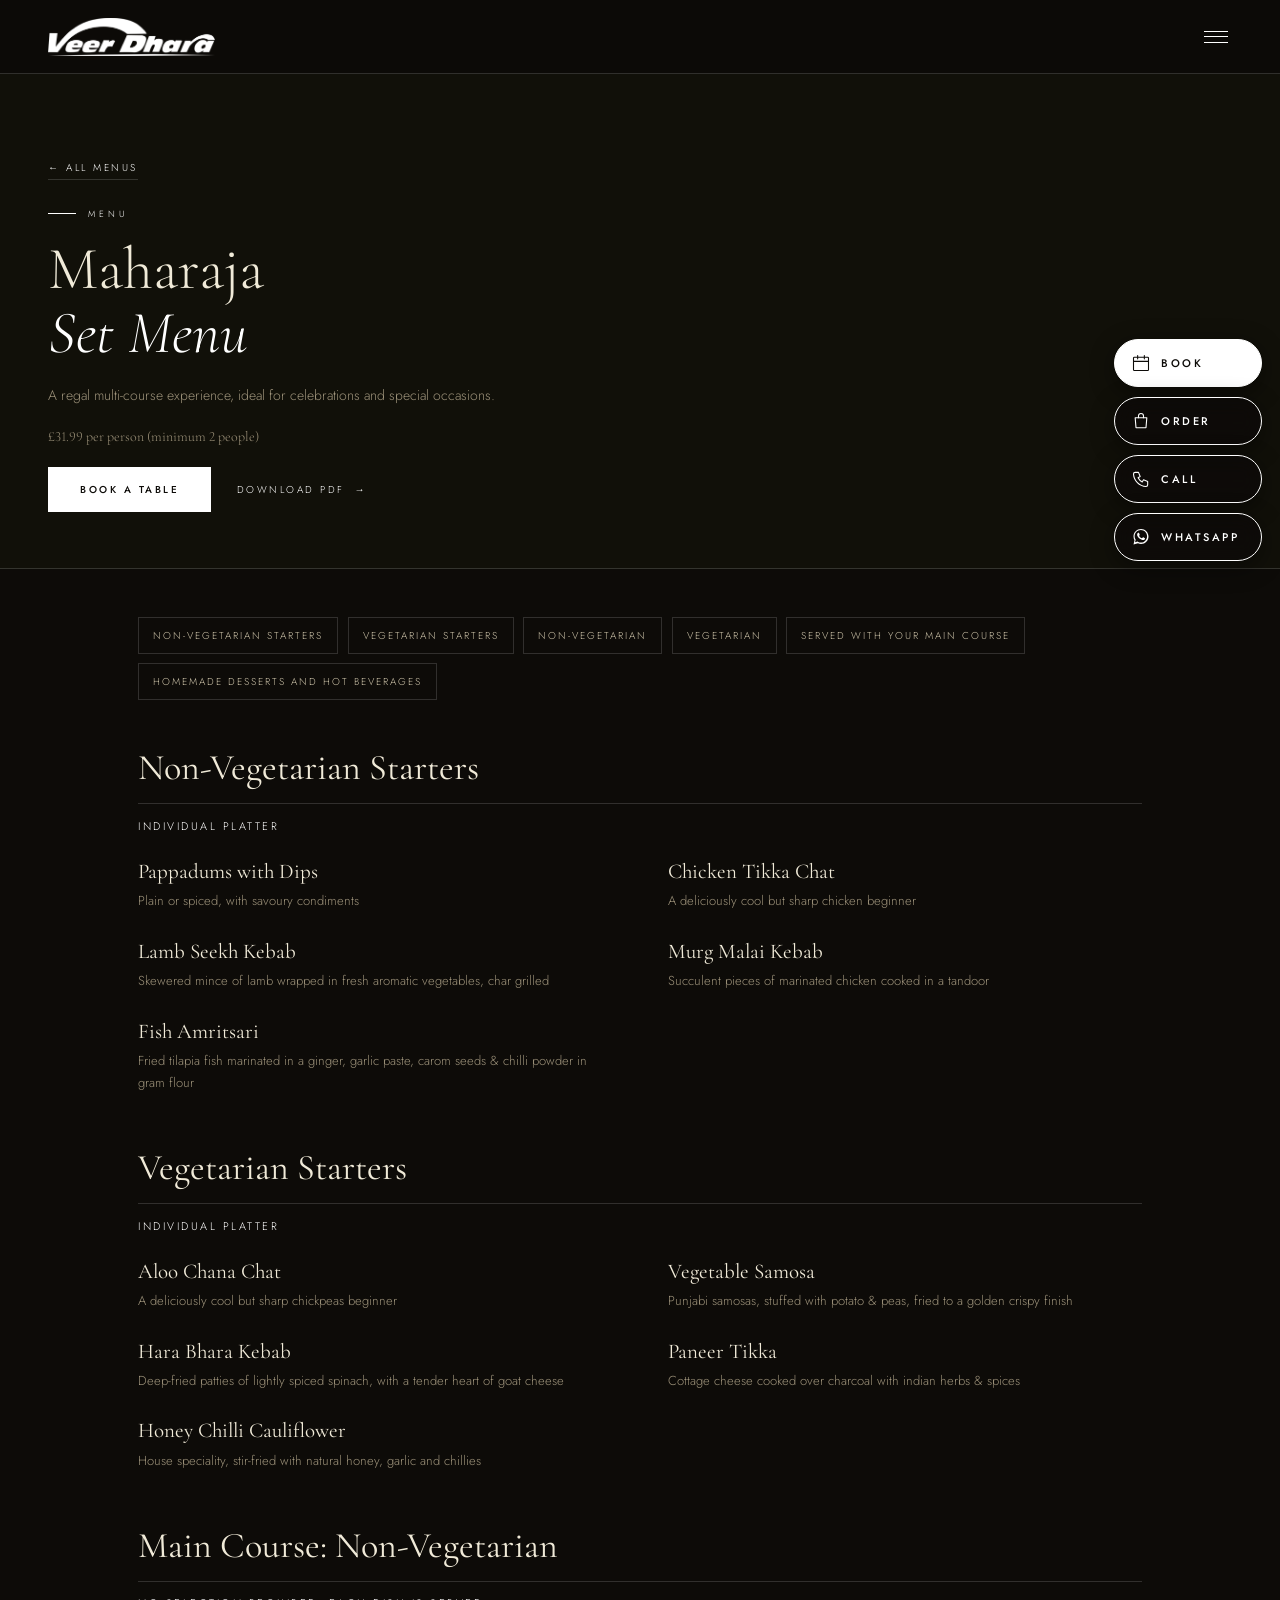
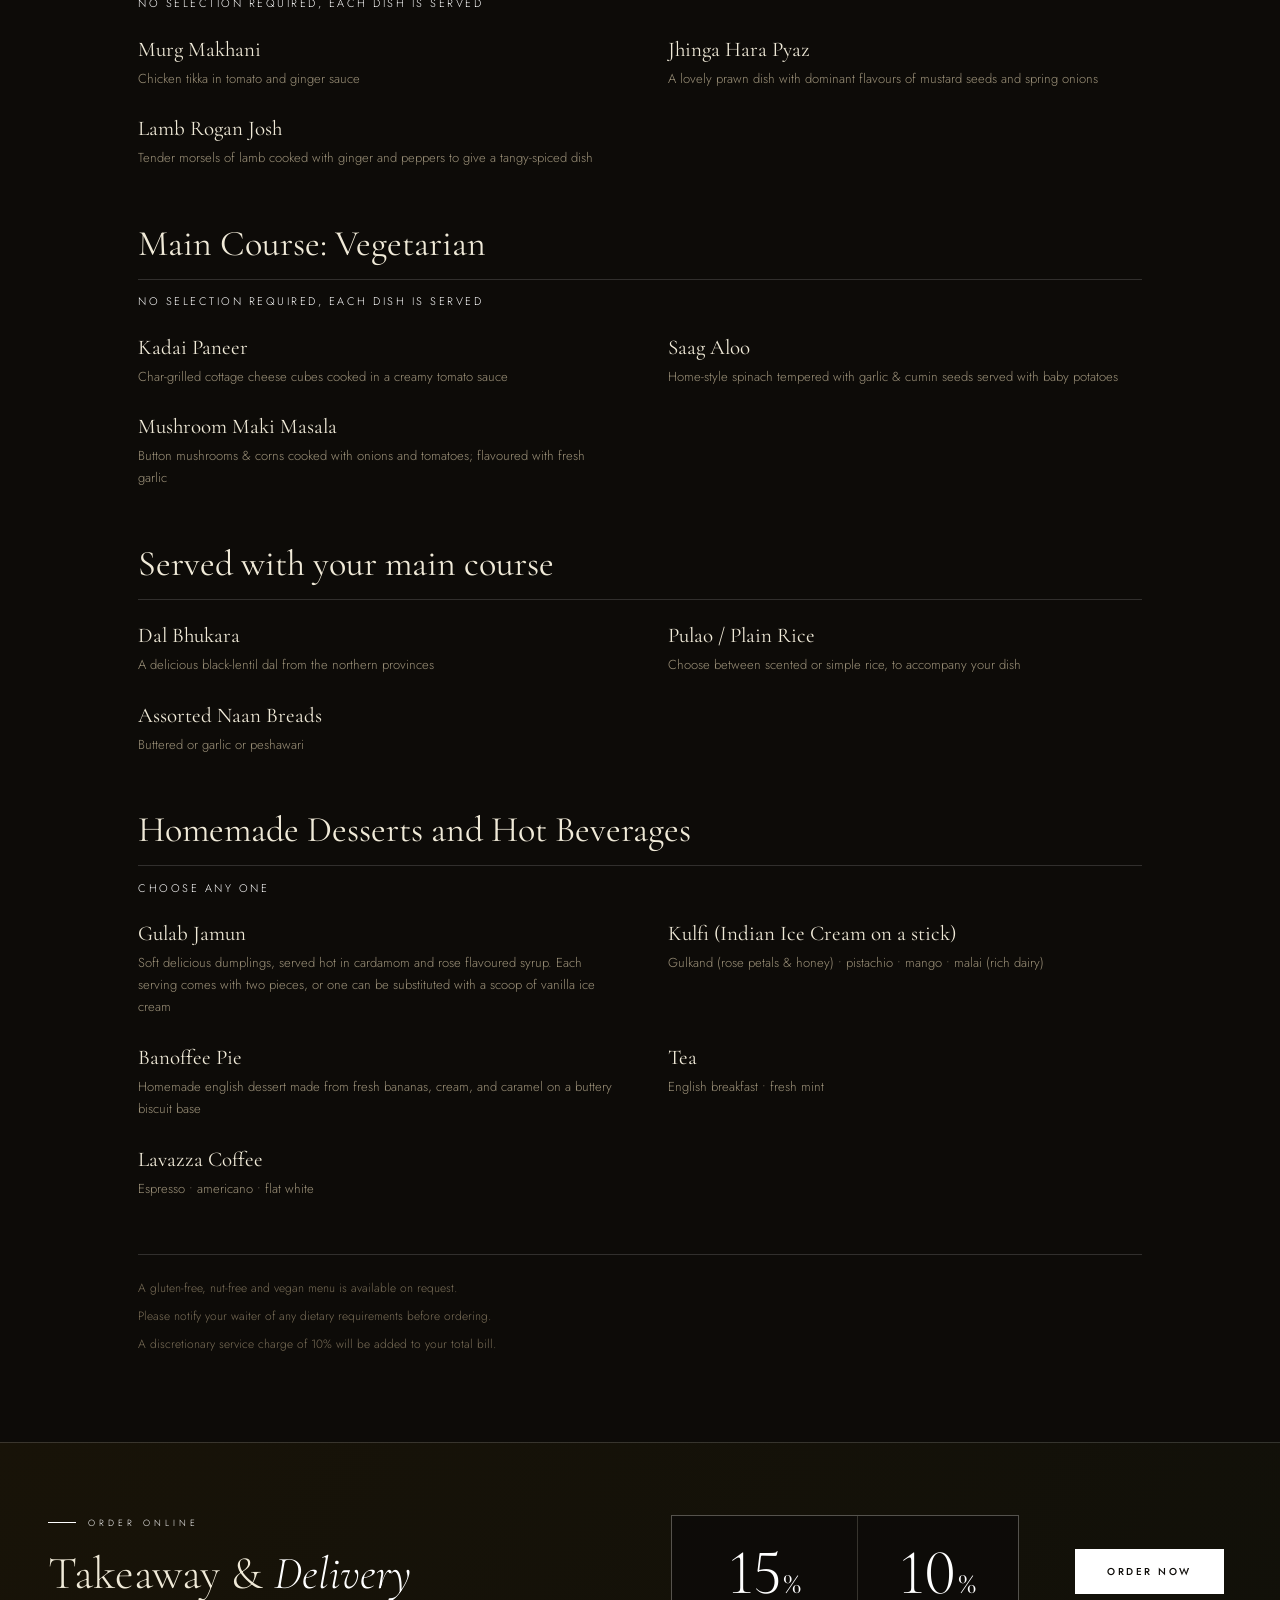
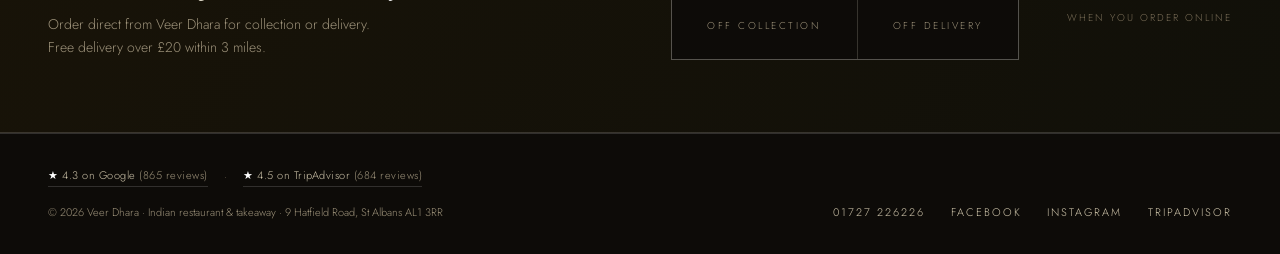
<file: maharaja-set-menu.html>
<!DOCTYPE html>
<html lang="en-GB">
<head>
<meta charset="UTF-8">
<meta name="viewport" content="width=device-width, initial-scale=1.0">
<title>Maharaja Set Menu £31.99 per person | Veer Dhara Indian Restaurant St Albans</title>
<meta name="description" content="The Veer Dhara Maharaja set menu, £31.99 per person (minimum 2 people): individual starter platter, main courses, rice, naan, dessert and hot drinks. Indian restaurant in St Albans.">
<meta name="robots" content="index, follow, max-image-preview:large">
<meta name="theme-color" content="#0d0b08">
<link rel="canonical" href="https://veerdhara.com/maharaja-set-menu">
<link rel="icon" href="images/favicon-32.png" sizes="32x32" type="image/png">
<link rel="icon" href="images/favicon-192.png" sizes="192x192" type="image/png">
<link rel="apple-touch-icon" href="images/favicon-180.png">
<meta property="og:type" content="website">
<meta property="og:site_name" content="Veer Dhara">
<meta property="og:locale" content="en_GB">
<meta property="og:title" content="Maharaja Set Menu £31.99 per person | Veer Dhara Indian Restaurant St Albans">
<meta property="og:description" content="The Veer Dhara Maharaja set menu, £31.99 per person (minimum 2 people): individual starter platter, main courses, rice, naan, dessert and hot drinks. Indian restaurant in St Albans.">
<meta property="og:url" content="https://veerdhara.com/maharaja-set-menu">
<meta property="og:image" content="https://veerdhara.com/images/chef-sharma.jpg">
<meta property="og:image:width" content="1024">
<meta property="og:image:height" content="681">
<meta property="og:image:alt" content="Veer Dhara Indian restaurant, St Albans">
<meta name="twitter:card" content="summary_large_image">
<meta name="twitter:title" content="Maharaja Set Menu £31.99 per person | Veer Dhara Indian Restaurant St Albans">
<meta name="twitter:description" content="The Veer Dhara Maharaja set menu, £31.99 per person (minimum 2 people): individual starter platter, main courses, rice, naan, dessert and hot drinks. Indian restaurant in St Albans.">
<meta name="twitter:image" content="https://veerdhara.com/images/chef-sharma.jpg">
<meta name="twitter:image:alt" content="Veer Dhara Indian restaurant, St Albans">
<script type="application/ld+json">{"@context": "https://schema.org", "@type": "Menu", "name": "Maharaja Set Menu", "url": "https://veerdhara.com/maharaja-set-menu", "inLanguage": "en-GB", "hasMenuSection": [{"@type": "MenuSection", "name": "Non-Vegetarian Starters", "hasMenuItem": [{"@type": "MenuItem", "name": "Pappadums with Dips", "description": "Plain or spiced, with savoury condiments"}, {"@type": "MenuItem", "name": "Chicken Tikka Chat", "description": "A deliciously cool but sharp chicken beginner"}, {"@type": "MenuItem", "name": "Lamb Seekh Kebab", "description": "Skewered mince of lamb wrapped in fresh aromatic vegetables, char grilled"}, {"@type": "MenuItem", "name": "Murg Malai Kebab", "description": "Succulent pieces of marinated chicken cooked in a tandoor"}, {"@type": "MenuItem", "name": "Fish Amritsari", "description": "Fried tilapia fish marinated in a ginger, garlic paste, carom seeds & chilli powder in gram flour"}]}, {"@type": "MenuSection", "name": "Vegetarian Starters", "hasMenuItem": [{"@type": "MenuItem", "name": "Aloo Chana Chat", "description": "A deliciously cool but sharp chickpeas beginner"}, {"@type": "MenuItem", "name": "Vegetable Samosa", "description": "Punjabi samosas, stuffed with potato & peas, fried to a golden crispy finish"}, {"@type": "MenuItem", "name": "Hara Bhara Kebab", "description": "Deep-fried patties of lightly spiced spinach, with a tender heart of goat cheese"}, {"@type": "MenuItem", "name": "Paneer Tikka", "description": "Cottage cheese cooked over charcoal with indian herbs & spices"}, {"@type": "MenuItem", "name": "Honey Chilli Cauliflower", "description": "House speciality, stir-fried with natural honey, garlic and chillies"}]}, {"@type": "MenuSection", "name": "Main Course: Non-Vegetarian", "hasMenuItem": [{"@type": "MenuItem", "name": "Murg Makhani", "description": "Chicken tikka in tomato and ginger sauce"}, {"@type": "MenuItem", "name": "Jhinga Hara Pyaz", "description": "A lovely prawn dish with dominant flavours of mustard seeds and spring onions"}, {"@type": "MenuItem", "name": "Lamb Rogan Josh", "description": "Tender morsels of lamb cooked with ginger and peppers to give a tangy-spiced dish"}]}, {"@type": "MenuSection", "name": "Main Course: Vegetarian", "hasMenuItem": [{"@type": "MenuItem", "name": "Kadai Paneer", "description": "Char-grilled cottage cheese cubes cooked in a creamy tomato sauce"}, {"@type": "MenuItem", "name": "Saag Aloo", "description": "Home-style spinach tempered with garlic & cumin seeds served with baby potatoes"}, {"@type": "MenuItem", "name": "Mushroom Maki Masala", "description": "Button mushrooms & corns cooked with onions and tomatoes; flavoured with fresh garlic"}]}, {"@type": "MenuSection", "name": "Served with your main course", "hasMenuItem": [{"@type": "MenuItem", "name": "Dal Bhukara", "description": "A delicious black-lentil dal from the northern provinces"}, {"@type": "MenuItem", "name": "Pulao / Plain Rice", "description": "Choose between scented or simple rice, to accompany your dish"}, {"@type": "MenuItem", "name": "Assorted Naan Breads", "description": "Buttered or garlic or peshawari"}]}, {"@type": "MenuSection", "name": "Homemade Desserts and Hot Beverages", "hasMenuItem": [{"@type": "MenuItem", "name": "Gulab Jamun", "description": "Soft delicious dumplings, served hot in cardamom and rose flavoured syrup. Each serving comes with two pieces, or one can be substituted with a scoop of vanilla ice cream"}, {"@type": "MenuItem", "name": "Kulfi (Indian Ice Cream on a stick)", "description": "Gulkand (rose petals & honey) • pistachio • mango • malai (rich dairy)"}, {"@type": "MenuItem", "name": "Banoffee Pie", "description": "Homemade english dessert made from fresh bananas, cream, and caramel on a buttery biscuit base"}, {"@type": "MenuItem", "name": "Tea", "description": "English breakfast • fresh mint"}, {"@type": "MenuItem", "name": "Lavazza Coffee", "description": "Espresso • americano • flat white"}]}]}</script>
<link rel="preconnect" href="https://fonts.googleapis.com">
<link href="https://fonts.googleapis.com/css2?family=Cormorant+Garamond:ital,wght@0,300;0,400;0,600;1,300;1,400;1,600&family=Jost:wght@300;400;500&display=swap" rel="stylesheet">
<link rel="stylesheet" href="style.css">
</head>
<body>

<div class="ov" id="ov"></div>
<div class="nav-drawer" id="drawer">
  <button class="drawer-close" id="dc" aria-label="Close menu">✕</button>
  <ul>
    <li><a href="index.html#gallery">Gallery</a></li>
    <li><a href="menu.html">Menu</a></li>
    <li><a href="menu.html#buffet">Sunday Buffet</a></li>
    <li><a href="events.html">Events &amp; Catering</a></li>
    <li><a href="index.html#takeaway">Takeaway</a></li>
    <li data-festive hidden><a href="index.html#festive">Festive</a></li>
    <li><a href="index.html#contact">Find Us</a></li>
    <li><a href="https://booking.resdiary.com/widget/Standard/VeerDhara/8554" data-book>Reserve a Table</a></li>
  </ul>
</div>

<nav id="nav">
  <a class="nav-logo" href="index.html" aria-label="Veer Dhara"><img src="images/logo-gold.png" alt="Veer Dhara"></a>
  <ul class="nav-links">
    <li><a href="index.html#gallery">Gallery</a></li>
    <li><a href="menu.html">Menu</a></li>
    <li><a href="menu.html#buffet">Sunday Buffet</a></li>
    <li><a href="events.html">Events &amp; Catering</a></li>
    <li><a href="index.html#takeaway">Takeaway</a></li>
    <li data-festive hidden><a href="index.html#festive">Festive</a></li>
    <li><a href="index.html#contact">Find Us</a></li>
  </ul>
  <a class="nav-cta" href="https://booking.resdiary.com/widget/Standard/VeerDhara/8554" target="_blank" rel="noopener" data-book>Reserve a Table</a>
  <button class="nav-burger" id="burger" aria-label="Open menu"><span></span><span></span><span></span></button>
</nav>

<header class="page-hero">
  <a class="back-link" href="menu.html">&larr; All menus</a>
  <div class="sec-label">Menu</div>
  <h1>Maharaja<br><em>Set Menu</em></h1>
  <p>A regal multi-course experience, ideal for celebrations and special occasions.</p>  <p class="mt-price">£31.99 per person (minimum 2 people)</p>  <div class="btn-row">
    <a class="btn-p" href="https://booking.resdiary.com/widget/Standard/VeerDhara/8554" target="_blank" rel="noopener" data-book>Book a Table</a>
    <a class="btn-g" href="menus/SetMenu2026.pdf" target="_blank" rel="noopener">Download PDF</a>
  </div>
</header>

<section class="menu-text">
  <div class="mt-chips" role="navigation" aria-label="Menu sections"><a href="#nv-starters">Non-Vegetarian Starters</a><a href="#v-starters">Vegetarian Starters</a><a href="#nv-main">Non-Vegetarian</a><a href="#v-main">Vegetarian</a><a href="#sides">Served with your main course</a><a href="#desserts">Homemade Desserts and Hot Beverages</a></div>  <div class="mt-sec" id="nv-starters">    <h2>Non-Vegetarian Starters</h2>    <p class="mt-note">Individual platter</p>    <div class="mt-grid">      <article class="mi"><div class="mi-top"><h3>Pappadums with Dips</h3></div><p>Plain or spiced, with savoury condiments</p></article>      <article class="mi"><div class="mi-top"><h3>Chicken Tikka Chat</h3></div><p>A deliciously cool but sharp chicken beginner</p></article>      <article class="mi"><div class="mi-top"><h3>Lamb Seekh Kebab</h3></div><p>Skewered mince of lamb wrapped in fresh aromatic vegetables, char grilled</p></article>      <article class="mi"><div class="mi-top"><h3>Murg Malai Kebab</h3></div><p>Succulent pieces of marinated chicken cooked in a tandoor</p></article>      <article class="mi"><div class="mi-top"><h3>Fish Amritsari</h3></div><p>Fried tilapia fish marinated in a ginger, garlic paste, carom seeds &amp; chilli powder in gram flour</p></article>    </div>
  </div>  <div class="mt-sec" id="v-starters">    <h2>Vegetarian Starters</h2>    <p class="mt-note">Individual platter</p>    <div class="mt-grid">      <article class="mi"><div class="mi-top"><h3>Aloo Chana Chat</h3></div><p>A deliciously cool but sharp chickpeas beginner</p></article>      <article class="mi"><div class="mi-top"><h3>Vegetable Samosa</h3></div><p>Punjabi samosas, stuffed with potato &amp; peas, fried to a golden crispy finish</p></article>      <article class="mi"><div class="mi-top"><h3>Hara Bhara Kebab</h3></div><p>Deep-fried patties of lightly spiced spinach, with a tender heart of goat cheese</p></article>      <article class="mi"><div class="mi-top"><h3>Paneer Tikka</h3></div><p>Cottage cheese cooked over charcoal with indian herbs &amp; spices</p></article>      <article class="mi"><div class="mi-top"><h3>Honey Chilli Cauliflower</h3></div><p>House speciality, stir-fried with natural honey, garlic and chillies</p></article>    </div>
  </div>  <div class="mt-sec" id="nv-main">    <h2>Main Course: Non-Vegetarian</h2>    <p class="mt-note">No selection required, each dish is served</p>    <div class="mt-grid">      <article class="mi"><div class="mi-top"><h3>Murg Makhani</h3></div><p>Chicken tikka in tomato and ginger sauce</p></article>      <article class="mi"><div class="mi-top"><h3>Jhinga Hara Pyaz</h3></div><p>A lovely prawn dish with dominant flavours of mustard seeds and spring onions</p></article>      <article class="mi"><div class="mi-top"><h3>Lamb Rogan Josh</h3></div><p>Tender morsels of lamb cooked with ginger and peppers to give a tangy-spiced dish</p></article>    </div>
  </div>  <div class="mt-sec" id="v-main">    <h2>Main Course: Vegetarian</h2>    <p class="mt-note">No selection required, each dish is served</p>    <div class="mt-grid">      <article class="mi"><div class="mi-top"><h3>Kadai Paneer</h3></div><p>Char-grilled cottage cheese cubes cooked in a creamy tomato sauce</p></article>      <article class="mi"><div class="mi-top"><h3>Saag Aloo</h3></div><p>Home-style spinach tempered with garlic &amp; cumin seeds served with baby potatoes</p></article>      <article class="mi"><div class="mi-top"><h3>Mushroom Maki Masala</h3></div><p>Button mushrooms &amp; corns cooked with onions and tomatoes; flavoured with fresh garlic</p></article>    </div>
  </div>  <div class="mt-sec" id="sides">    <h2>Served with your main course</h2>    <div class="mt-grid">      <article class="mi"><div class="mi-top"><h3>Dal Bhukara</h3></div><p>A delicious black-lentil dal from the northern provinces</p></article>      <article class="mi"><div class="mi-top"><h3>Pulao / Plain Rice</h3></div><p>Choose between scented or simple rice, to accompany your dish</p></article>      <article class="mi"><div class="mi-top"><h3>Assorted Naan Breads</h3></div><p>Buttered or garlic or peshawari</p></article>    </div>
  </div>  <div class="mt-sec" id="desserts">    <h2>Homemade Desserts and Hot Beverages</h2>    <p class="mt-note">Choose any one</p>    <div class="mt-grid">      <article class="mi"><div class="mi-top"><h3>Gulab Jamun</h3></div><p>Soft delicious dumplings, served hot in cardamom and rose flavoured syrup. Each serving comes with two pieces, or one can be substituted with a scoop of vanilla ice cream</p></article>      <article class="mi"><div class="mi-top"><h3>Kulfi (Indian Ice Cream on a stick)</h3></div><p>Gulkand (rose petals &amp; honey) • pistachio • mango • malai (rich dairy)</p></article>      <article class="mi"><div class="mi-top"><h3>Banoffee Pie</h3></div><p>Homemade english dessert made from fresh bananas, cream, and caramel on a buttery biscuit base</p></article>      <article class="mi"><div class="mi-top"><h3>Tea</h3></div><p>English breakfast • fresh mint</p></article>      <article class="mi"><div class="mi-top"><h3>Lavazza Coffee</h3></div><p>Espresso • americano • flat white</p></article>    </div>
  </div>  <div class="mt-foot"><p>A gluten-free, nut-free and vegan menu is available on request.</p><p>Please notify your waiter of any dietary requirements before ordering.</p><p>A discretionary service charge of 10% will be added to your total bill.</p></div>
</section>

<div class="takeaway" id="takeaway">
  <div class="tk-inner reveal">
    <div class="tk-intro">
      <div class="sec-label">Order Online</div>
      <h2>Takeaway &amp; <em>Delivery</em></h2>
      <p>Order direct from Veer Dhara for collection or delivery. Free delivery over &pound;20 within 3 miles.</p>
    </div>
    <div class="tk-offers">
      <div class="tk-offer"><span class="tk-pct">15<small>%</small></span><span class="tk-what">off Collection</span></div>
      <div class="tk-offer"><span class="tk-pct">10<small>%</small></span><span class="tk-what">off Delivery</span></div>
    </div>
    <div class="tk-action">
      <a class="btn-p" href="https://veerdhara.3s-pos.com/" target="_blank" rel="noopener">Order Now</a>
      <span class="tk-note">When you order online</span>
    </div>
  </div>
</div>

<footer>
  <div class="ratings ratings-f"><a href="https://www.google.com/maps/search/?api=1&amp;query=Veer+Dhara+Restaurant+9+Hatfield+Road+St+Albans" target="_blank" rel="noopener"><span class="rt-star">&#9733;</span> 4.3 on Google <span class="rt-n">(865 reviews)</span></a><span class="rt-sep">&middot;</span><a href="https://www.tripadvisor.co.uk/Restaurant_Review-g186306-d7143384-Reviews-Veer_Dhara_One-St_Albans_Hertfordshire_England.html" target="_blank" rel="noopener"><span class="rt-star">&#9733;</span> 4.5 on TripAdvisor <span class="rt-n">(684 reviews)</span></a></div>
  <span class="f-copy">© <span id="yr">2026</span> Veer Dhara · Indian restaurant &amp; takeaway · 9 Hatfield Road, St Albans AL1 3RR</span>
  <div class="f-links">
    <a href="tel:+441727226226">01727 226226</a>
    <a href="https://www.facebook.com/veerdharauk" target="_blank" rel="noopener">Facebook</a>
    <a href="https://www.instagram.com/veerdhara.uk" target="_blank" rel="noopener">Instagram</a>
    <a href="https://www.tripadvisor.co.uk/Restaurant_Review-g186306-d7143384-Reviews-Veer_Dhara_One-St_Albans_Hertfordshire_England.html" target="_blank" rel="noopener">TripAdvisor</a>
  </div>
</footer>

<div class="bk" id="bk" role="dialog" aria-modal="true" aria-label="Book a table">
  <div class="bk-box">
    <button class="bk-x" id="bkX" aria-label="Close">✕</button>
    <iframe id="bkFrame" title="Book a table at Veer Dhara" data-src="https://booking.resdiary.com/widget/Standard/VeerDhara/8554"></iframe>
    <div class="bk-alt">Trouble loading? <a href="https://booking.resdiary.com/widget/Standard/VeerDhara/8554" target="_blank" rel="noopener">Open in a new tab</a> or call <a href="tel:+441727226226">01727 226226</a></div>
  </div>
</div>

<div class="rail">
  <a class="rail-main" href="https://booking.resdiary.com/widget/Standard/VeerDhara/8554" target="_blank" rel="noopener" data-book aria-label="Book a table"><svg viewBox="0 0 24 24" fill="none" stroke="currentColor" stroke-width="1.3" stroke-linecap="round" stroke-linejoin="round" aria-hidden="true"><rect x="3" y="5" width="18" height="16" rx="1"/><path d="M3 10h18M8 3v4M16 3v4"/></svg><span>Book</span></a>
  <a href="https://veerdhara.3s-pos.com/" target="_blank" rel="noopener" aria-label="Order online"><svg viewBox="0 0 24 24" fill="none" stroke="currentColor" stroke-width="1.3" stroke-linecap="round" stroke-linejoin="round" aria-hidden="true"><path d="M5 8h14l-1 12H6L5 8z"/><path d="M9 8V6a3 3 0 0 1 6 0v2"/></svg><span>Order</span></a>
  <a href="tel:+441727226226" aria-label="Call us"><svg viewBox="0 0 24 24" fill="none" stroke="currentColor" stroke-width="1.3" stroke-linecap="round" stroke-linejoin="round" aria-hidden="true"><path d="M5 4h4l2 5-2.5 1.5a11 11 0 0 0 5 5L15 13l5 2v4a2 2 0 0 1-2 2A16 16 0 0 1 3 6a2 2 0 0 1 2-2z"/></svg><span>Call</span></a>
  <a href="https://wa.me/447771156789?text=Hi%20Veer%20Dhara%2C%20I%27d%20like%20to%20make%20an%20enquiry." target="_blank" rel="noopener" aria-label="Chat with us on WhatsApp"><svg viewBox="0 0 32 32" fill="currentColor" aria-hidden="true"><path d="M16.04 3C9.4 3 4 8.4 4 15.04c0 2.12.56 4.2 1.62 6.02L4 28l7.1-1.86a12 12 0 0 0 4.94 1.06C22.68 27.2 28 21.8 28 15.16 28 8.5 22.68 3 16.04 3zm0 21.9c-1.78 0-3.52-.48-5.04-1.38l-.36-.22-4.2 1.1 1.12-4.1-.24-.38a9.9 9.9 0 0 1-1.52-5.3c0-5.5 4.46-9.96 9.98-9.96 5.5 0 9.96 4.46 9.96 9.96 0 5.5-4.46 10.28-9.7 10.28zm5.46-7.46c-.3-.14-1.78-.88-2.06-.98-.28-.1-.48-.14-.68.14-.2.3-.78.98-.96 1.18-.18.2-.36.22-.66.08-.3-.16-1.28-.48-2.44-1.5-.9-.8-1.5-1.8-1.68-2.1-.18-.3-.02-.46.14-.62.14-.14.3-.36.46-.54.14-.18.2-.3.3-.5.1-.2.04-.38-.02-.54-.08-.14-.68-1.64-.92-2.24-.24-.58-.5-.5-.68-.5h-.58c-.2 0-.54.08-.82.38-.28.3-1.08 1.06-1.08 2.58s1.1 3 1.26 3.2c.16.2 2.18 3.32 5.28 4.66.74.32 1.3.5 1.76.64.74.24 1.42.2 1.96.12.6-.1 1.78-.72 2.04-1.42.26-.7.26-1.3.18-1.42-.08-.12-.28-.2-.58-.34z"/></svg><span>WhatsApp</span></a>
</div>
<script src="festive.js"></script>
<script src="booking.js"></script>
<script src="site.js"></script>
</body>
</html>
</file>
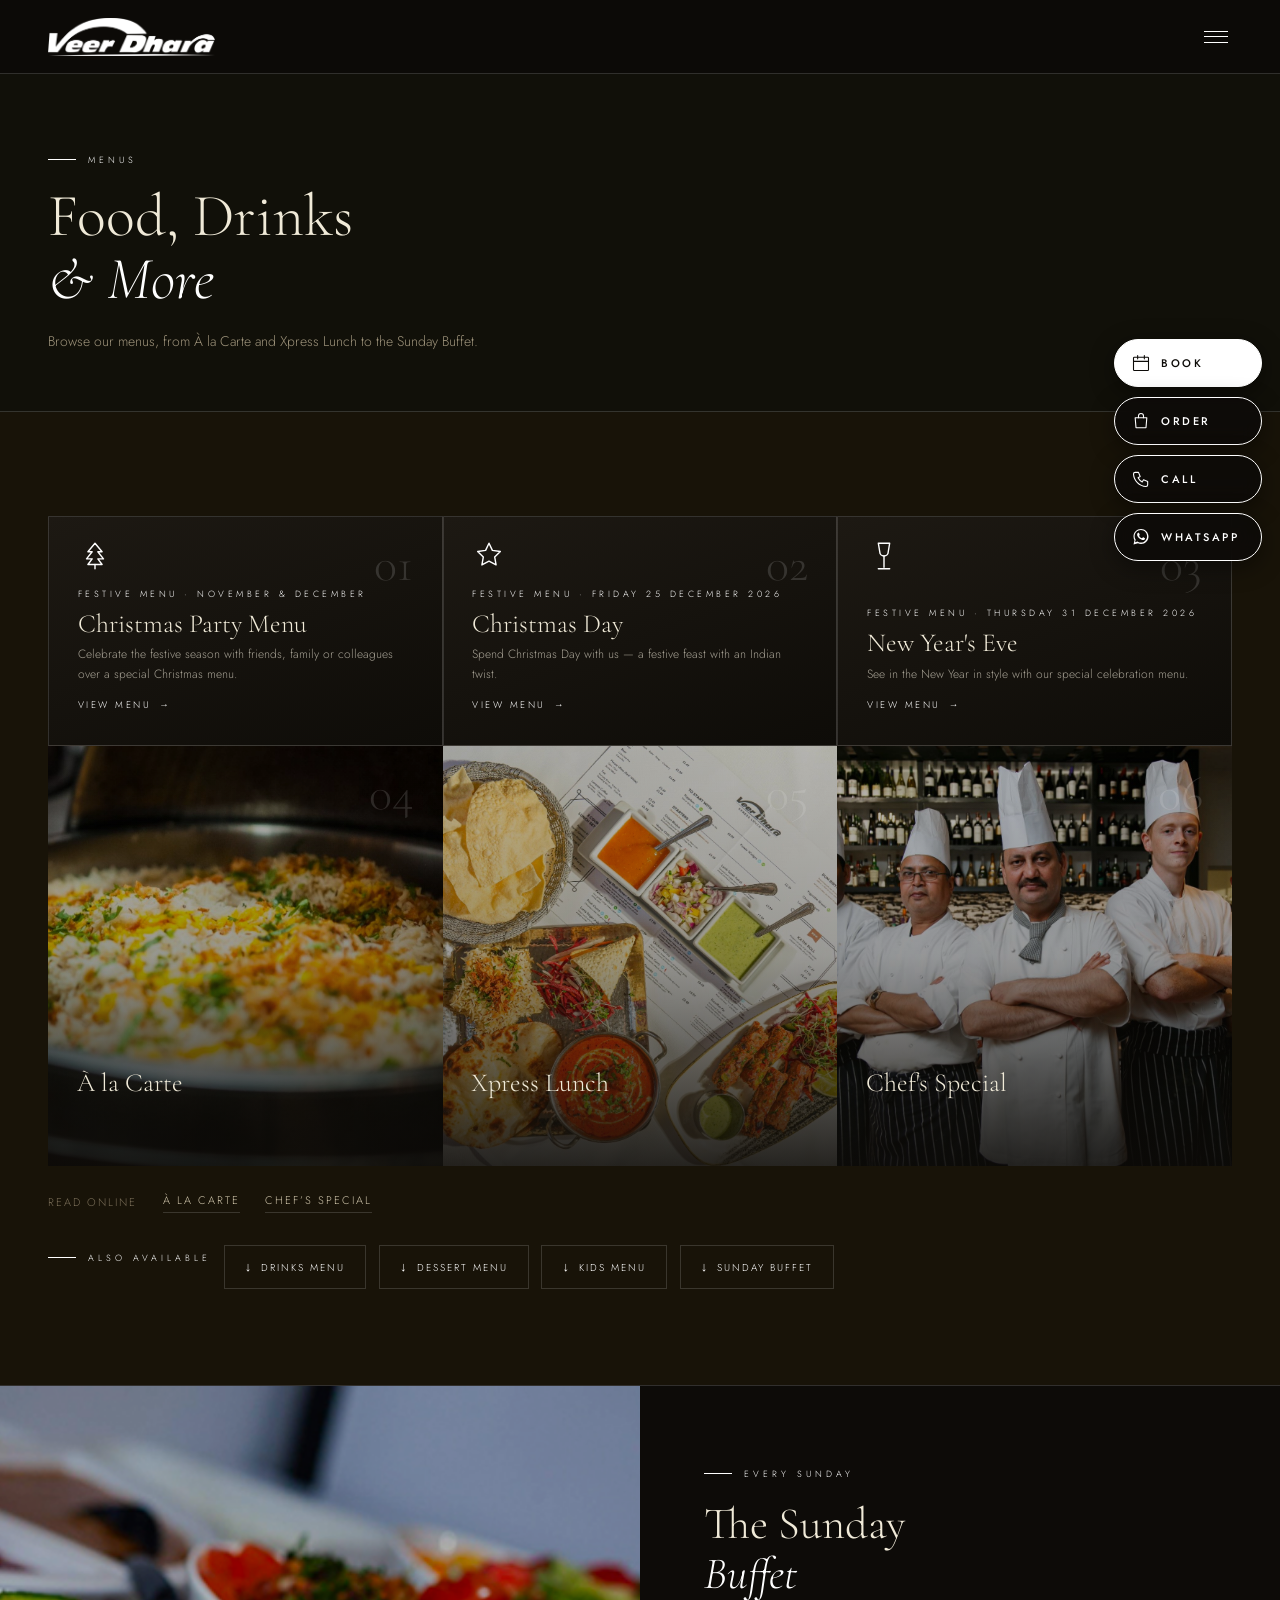
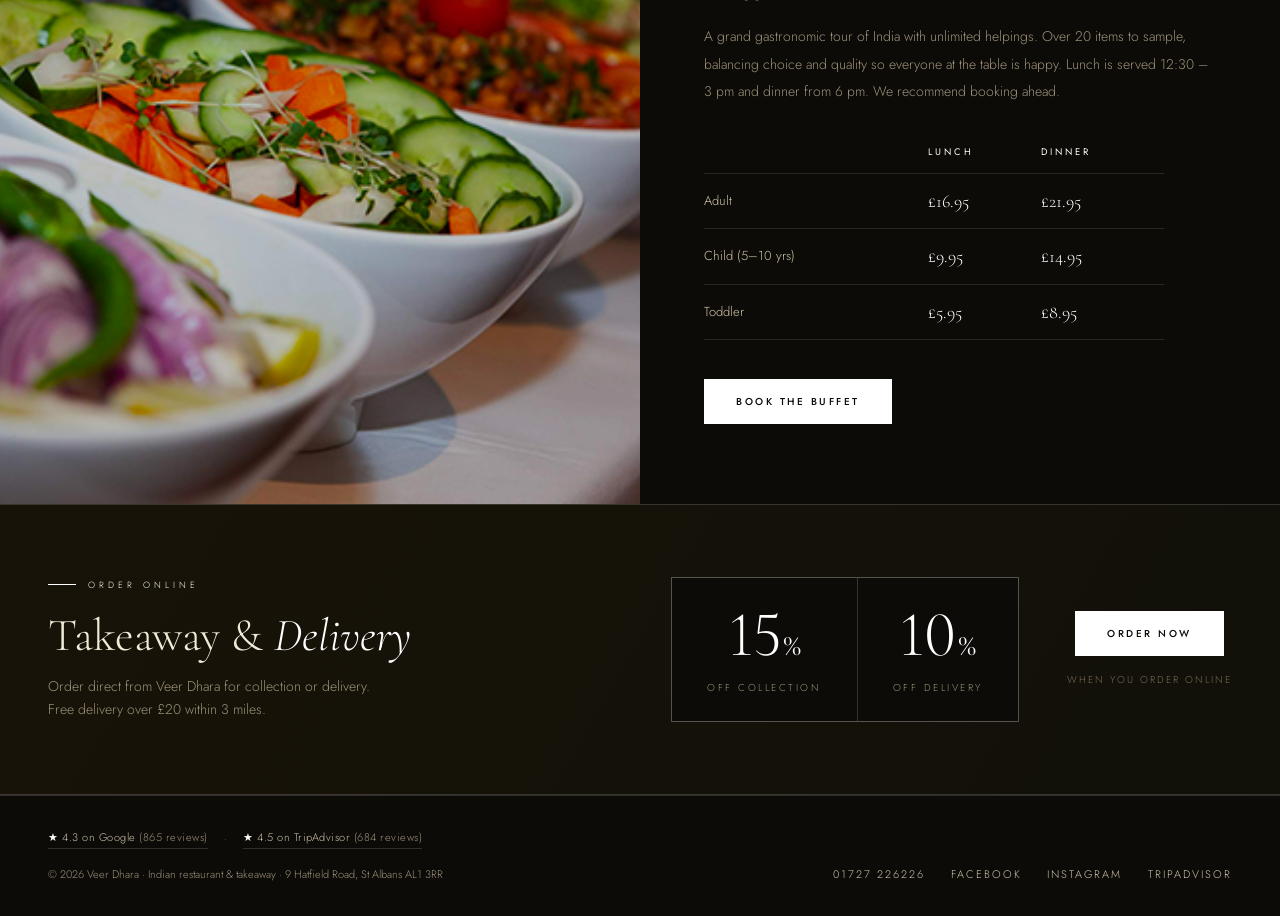
<file: menu.html>
<!DOCTYPE html>
<html lang="en-GB">
<head>
<meta charset="UTF-8">
<meta name="viewport" content="width=device-width, initial-scale=1.0">
<title>Indian Restaurant Menu &amp; Takeaway St Albans | Veer Dhara</title>
<meta name="description" content="See the Veer Dhara menus: À la carte, Xpress Lunch, Chef's Special, Maharaja set menu and Sunday buffet with prices. Indian restaurant and takeaway in St Albans.">
<meta name="robots" content="index, follow, max-image-preview:large">
<meta name="theme-color" content="#0d0b08">
<link rel="canonical" href="https://veerdhara.com/menu">
<link rel="icon" href="images/favicon-32.png" sizes="32x32" type="image/png">
<link rel="icon" href="images/favicon-192.png" sizes="192x192" type="image/png">
<link rel="apple-touch-icon" href="images/favicon-180.png">
<meta property="og:type" content="website">
<meta property="og:site_name" content="Veer Dhara">
<meta property="og:locale" content="en_GB">
<meta property="og:title" content="Indian Restaurant Menu &amp; Takeaway St Albans | Veer Dhara">
<meta property="og:description" content="See the Veer Dhara menus: À la carte, Xpress Lunch, Chef's Special, Maharaja set menu and Sunday buffet with prices. Indian restaurant and takeaway in St Albans.">
<meta property="og:url" content="https://veerdhara.com/menu">
<meta property="og:image" content="https://veerdhara.com/images/Website111-1024x681.jpg">
<meta property="og:image:width" content="1024">
<meta property="og:image:height" content="681">
<meta property="og:image:alt" content="Veer Dhara Indian restaurant, St Albans">
<meta name="twitter:card" content="summary_large_image">
<meta name="twitter:title" content="Indian Restaurant Menu &amp; Takeaway St Albans | Veer Dhara">
<meta name="twitter:description" content="See the Veer Dhara menus: À la carte, Xpress Lunch, Chef's Special, Maharaja set menu and Sunday buffet with prices. Indian restaurant and takeaway in St Albans.">
<meta name="twitter:image" content="https://veerdhara.com/images/Website111-1024x681.jpg">
<meta name="twitter:image:alt" content="Veer Dhara Indian restaurant, St Albans">
<link rel="preconnect" href="https://fonts.googleapis.com">
<link href="https://fonts.googleapis.com/css2?family=Cormorant+Garamond:ital,wght@0,300;0,400;0,600;1,300;1,400;1,600&family=Jost:wght@300;400;500&display=swap" rel="stylesheet">
<link rel="stylesheet" href="style.css">
</head>
<body>

<div class="ov" id="ov"></div>
<div class="nav-drawer" id="drawer">
  <button class="drawer-close" id="dc" aria-label="Close menu">✕</button>
  <ul>
    <li><a href="index.html#gallery">Gallery</a></li>
    <li><a href="menu.html">Menu</a></li>
    <li><a href="menu.html#buffet">Sunday Buffet</a></li>
    <li><a href="events.html">Events &amp; Catering</a></li>
    <li><a href="index.html#takeaway">Takeaway</a></li>
    <li data-festive hidden><a href="index.html#festive">Festive</a></li>
    <li><a href="index.html#contact">Find Us</a></li>
    <li><a href="https://booking.resdiary.com/widget/Standard/VeerDhara/8554" data-book>Reserve a Table</a></li>
  </ul>
</div>

<nav id="nav">
  <a class="nav-logo" href="index.html" aria-label="Veer Dhara"><img src="images/logo-gold.png" alt="Veer Dhara"></a>
  <ul class="nav-links">
    <li><a href="index.html#gallery">Gallery</a></li>
    <li><a href="menu.html">Menu</a></li>
    <li><a href="menu.html#buffet">Sunday Buffet</a></li>
    <li><a href="events.html">Events &amp; Catering</a></li>
    <li><a href="index.html#takeaway">Takeaway</a></li>
    <li data-festive hidden><a href="index.html#festive">Festive</a></li>
    <li><a href="index.html#contact">Find Us</a></li>
  </ul>
  <a class="nav-cta" href="https://booking.resdiary.com/widget/Standard/VeerDhara/8554" target="_blank" rel="noopener" data-book>Reserve a Table</a>
  <button class="nav-burger" id="burger" aria-label="Open menu"><span></span><span></span><span></span></button>
</nav>

<header class="page-hero">
  <div class="sec-label">Menus</div>
  <h1>Food, Drinks<br><em>&amp; More</em></h1>
  <p>Browse our menus, from À la Carte and Xpress Lunch to the Sunday Buffet.</p>
</header>

<section id="menu" class="menu-bg">
  <div class="menu-tiles stagger" id="menu-tiles">
    <a class="menu-tile reveal" href="menus/ALaCarte2026.pdf" target="_blank">
      <img referrerpolicy="no-referrer" src="images/Website95-1024x682.jpg" alt="À la Carte">
      <div class="menu-tile-num">01</div>
      <div class="menu-tile-body">
        <div class="menu-tile-label">Download PDF</div>
        <h3>À la Carte</h3>
        <div class="menu-tile-desc">North Indian classics alongside regional favourites — Murgh Tikka Lababdar, Laal Maans and more.</div>
        <span class="menu-tile-cta">View Menu</span>
      </div>
    </a>
    <a class="menu-tile reveal" href="menus/XpressLunch2026.pdf" target="_blank">
      <img referrerpolicy="no-referrer" src="images/xpress-lunch.jpg" alt="Xpress Lunch">
      <div class="menu-tile-num">02</div>
      <div class="menu-tile-body">
        <div class="menu-tile-label">Download PDF</div>
        <h3>Xpress Lunch</h3>
        <div class="menu-tile-desc">A curated two-course lunch menu, served Monday to Saturday, 12 pm – 2:30 pm.</div>
        <span class="menu-tile-cta">View Menu</span>
      </div>
    </a>
    <a class="menu-tile reveal" href="menus/ChefSpecialMenu2026.pdf" target="_blank">
      <img referrerpolicy="no-referrer" src="images/Website27-1.jpg" alt="Chef's Special">
      <div class="menu-tile-num">03</div>
      <div class="menu-tile-body">
        <div class="menu-tile-label">Download PDF</div>
        <h3>Chef's Special</h3>
        <div class="menu-tile-desc">Seasonal creations from Head Chef Dharmandar Sharma — dishes that push the boundaries of Indian cuisine.</div>
        <span class="menu-tile-cta">View Menu</span>
      </div>
    </a>
    <a class="menu-tile reveal" data-hide-months="11,12" href="menus/SetMenu2026.pdf" target="_blank">
      <img referrerpolicy="no-referrer" src="images/Website109-1024x449.jpg" alt="Maharaja Set Menu">
      <div class="menu-tile-num">04</div>
      <div class="menu-tile-body">
        <div class="menu-tile-label">Download PDF</div>
        <h3>Maharaja Set</h3>
        <div class="menu-tile-desc">A regal multi-course experience — ideal for celebrations, private dining, and special occasions.</div>
        <span class="menu-tile-cta">View Menu</span>
      </div>
    </a>
  </div>

  <div class="menu-read reveal"><span>Read online</span><a href="a-la-carte-menu.html">À la Carte</a><a href="chefs-special-menu.html">Chef’s Special</a><a data-hide-months="11,12" href="maharaja-set-menu.html">Maharaja Set</a></div>

  <div class="menu-pdfs reveal" style="margin-top:2rem">
    <div class="sec-label" style="margin-bottom:1.2rem">Also Available</div>
    <a class="pdf-btn" href="menus/DrinksMenu2026.pdf" target="_blank"><span class="pdf-icon">↓</span><span>Drinks Menu</span></a>
    <a class="pdf-btn" href="menus/Dessert-Menu.pdf" target="_blank"><span class="pdf-icon">↓</span><span>Dessert Menu</span></a>
    <a class="pdf-btn" href="menus/Kids-Menu.pdf" target="_blank"><span class="pdf-icon">↓</span><span>Kids Menu</span></a>
    <a class="pdf-btn" href="#buffet"><span class="pdf-icon">↓</span><span>Sunday Buffet</span></a>
  </div>
</section>

<section id="buffet" class="feature">
  <div class="feature-img reveal left"><img referrerpolicy="no-referrer" src="images/Buffet1.jpg" alt="Veer Dhara Sunday buffet"></div>
  <div class="feature-body reveal right">
    <div class="sec-label">Every Sunday</div>
    <h2>The Sunday<br><em>Buffet</em></h2>
    <p>A grand gastronomic tour of India with unlimited helpings. Over 20 items to sample, balancing choice and quality so everyone at the table is happy. Lunch is served 12:30 – 3 pm and dinner from 6 pm. We recommend booking ahead.</p>
    <table class="price-table">
      <thead><tr><th></th><th>Lunch</th><th>Dinner</th></tr></thead>
      <tbody>
        <tr><th>Adult</th><td>£16.95</td><td>£21.95</td></tr>
        <tr><th>Child (5–10 yrs)</th><td>£9.95</td><td>£14.95</td></tr>
        <tr><th>Toddler</th><td>£5.95</td><td>£8.95</td></tr>
      </tbody>
    </table>
    <div class="btn-row">
      <a class="btn-p" href="https://booking.resdiary.com/widget/Standard/VeerDhara/8554" target="_blank" rel="noopener" data-book>Book the Buffet</a>
    </div>
  </div>
</section>

<div class="takeaway" id="takeaway">
  <div class="tk-inner reveal">
    <div class="tk-intro">
      <div class="sec-label">Order Online</div>
      <h2>Takeaway &amp; <em>Delivery</em></h2>
      <p>Order direct from Veer Dhara for collection or delivery. Free delivery over &pound;20 within 3 miles.</p>
    </div>
    <div class="tk-offers">
      <div class="tk-offer"><span class="tk-pct">15<small>%</small></span><span class="tk-what">off Collection</span></div>
      <div class="tk-offer"><span class="tk-pct">10<small>%</small></span><span class="tk-what">off Delivery</span></div>
    </div>
    <div class="tk-action">
      <a class="btn-p" href="https://veerdhara.3s-pos.com/" target="_blank" rel="noopener">Order Now</a>
      <span class="tk-note">When you order online</span>
    </div>
  </div>
</div>

<footer>
  <div class="ratings ratings-f"><a href="https://www.google.com/maps/search/?api=1&amp;query=Veer+Dhara+Restaurant+9+Hatfield+Road+St+Albans" target="_blank" rel="noopener"><span class="rt-star">&#9733;</span> 4.3 on Google <span class="rt-n">(865 reviews)</span></a><span class="rt-sep">&middot;</span><a href="https://www.tripadvisor.co.uk/Restaurant_Review-g186306-d7143384-Reviews-Veer_Dhara_One-St_Albans_Hertfordshire_England.html" target="_blank" rel="noopener"><span class="rt-star">&#9733;</span> 4.5 on TripAdvisor <span class="rt-n">(684 reviews)</span></a></div>
  <span class="f-copy">© <span id="yr">2026</span> Veer Dhara · Indian restaurant &amp; takeaway · 9 Hatfield Road, St Albans AL1 3RR</span>
  <div class="f-links">
    <a href="tel:+441727226226">01727 226226</a>
    <a href="https://www.facebook.com/veerdharauk" target="_blank" rel="noopener">Facebook</a>
    <a href="https://www.instagram.com/veerdhara.uk" target="_blank" rel="noopener">Instagram</a>
    <a href="https://www.tripadvisor.co.uk/Restaurant_Review-g186306-d7143384-Reviews-Veer_Dhara_One-St_Albans_Hertfordshire_England.html" target="_blank" rel="noopener">TripAdvisor</a>
  </div>
</footer>

<div class="bk" id="bk" role="dialog" aria-modal="true" aria-label="Book a table">
  <div class="bk-box">
    <button class="bk-x" id="bkX" aria-label="Close">✕</button>
    <iframe id="bkFrame" title="Book a table at Veer Dhara" data-src="https://booking.resdiary.com/widget/Standard/VeerDhara/8554"></iframe>
    <div class="bk-alt">Trouble loading? <a href="https://booking.resdiary.com/widget/Standard/VeerDhara/8554" target="_blank" rel="noopener">Open in a new tab</a> or call <a href="tel:+441727226226">01727 226226</a></div>
  </div>
</div>

<div class="rail">
  <a class="rail-main" href="https://booking.resdiary.com/widget/Standard/VeerDhara/8554" target="_blank" rel="noopener" data-book aria-label="Book a table"><svg viewBox="0 0 24 24" fill="none" stroke="currentColor" stroke-width="1.3" stroke-linecap="round" stroke-linejoin="round" aria-hidden="true"><rect x="3" y="5" width="18" height="16" rx="1"/><path d="M3 10h18M8 3v4M16 3v4"/></svg><span>Book</span></a>
  <a href="https://veerdhara.3s-pos.com/" target="_blank" rel="noopener" aria-label="Order online"><svg viewBox="0 0 24 24" fill="none" stroke="currentColor" stroke-width="1.3" stroke-linecap="round" stroke-linejoin="round" aria-hidden="true"><path d="M5 8h14l-1 12H6L5 8z"/><path d="M9 8V6a3 3 0 0 1 6 0v2"/></svg><span>Order</span></a>
  <a href="tel:+441727226226" aria-label="Call us"><svg viewBox="0 0 24 24" fill="none" stroke="currentColor" stroke-width="1.3" stroke-linecap="round" stroke-linejoin="round" aria-hidden="true"><path d="M5 4h4l2 5-2.5 1.5a11 11 0 0 0 5 5L15 13l5 2v4a2 2 0 0 1-2 2A16 16 0 0 1 3 6a2 2 0 0 1 2-2z"/></svg><span>Call</span></a>
  <a href="https://wa.me/447771156789?text=Hi%20Veer%20Dhara%2C%20I%27d%20like%20to%20make%20an%20enquiry." target="_blank" rel="noopener" aria-label="Chat with us on WhatsApp"><svg viewBox="0 0 32 32" fill="currentColor" aria-hidden="true"><path d="M16.04 3C9.4 3 4 8.4 4 15.04c0 2.12.56 4.2 1.62 6.02L4 28l7.1-1.86a12 12 0 0 0 4.94 1.06C22.68 27.2 28 21.8 28 15.16 28 8.5 22.68 3 16.04 3zm0 21.9c-1.78 0-3.52-.48-5.04-1.38l-.36-.22-4.2 1.1 1.12-4.1-.24-.38a9.9 9.9 0 0 1-1.52-5.3c0-5.5 4.46-9.96 9.98-9.96 5.5 0 9.96 4.46 9.96 9.96 0 5.5-4.46 10.28-9.7 10.28zm5.46-7.46c-.3-.14-1.78-.88-2.06-.98-.28-.1-.48-.14-.68.14-.2.3-.78.98-.96 1.18-.18.2-.36.22-.66.08-.3-.16-1.28-.48-2.44-1.5-.9-.8-1.5-1.8-1.68-2.1-.18-.3-.02-.46.14-.62.14-.14.3-.36.46-.54.14-.18.2-.3.3-.5.1-.2.04-.38-.02-.54-.08-.14-.68-1.64-.92-2.24-.24-.58-.5-.5-.68-.5h-.58c-.2 0-.54.08-.82.38-.28.3-1.08 1.06-1.08 2.58s1.1 3 1.26 3.2c.16.2 2.18 3.32 5.28 4.66.74.32 1.3.5 1.76.64.74.24 1.42.2 1.96.12.6-.1 1.78-.72 2.04-1.42.26-.7.26-1.3.18-1.42-.08-.12-.28-.2-.58-.34z"/></svg><span>WhatsApp</span></a>
</div>
<script src="festive.js"></script>
<script src="booking.js"></script>
<script src="site.js"></script>
</body>
</html>
</file>
<file: style.css>
*,*::before,*::after{box-sizing:border-box;margin:0;padding:0}
:root{
  --gold:#ffffff;--gold-l:#e8e2d0;--cta:#ffffff;--cta-h:#e8e2d0;--logo-filter:brightness(0) invert(1);--gold-dim:rgba(255,255,255,0.11);--gold-b:rgba(255,255,255,0.15);
  --bg:#0d0b08;--bg2:#111009;--bg3:#181308;
  --tx:#f0ead8;--mu:#7a6e58;--mu2:#3e3828;--soft:#cfc5ab;--soft2:#9d927a;
  --serif:'Cormorant Garamond',serif;--sans:'Jost',sans-serif;
}
html{scroll-behavior:smooth}
body{font-family:var(--sans);background:var(--bg);color:var(--tx);line-height:1.7;font-weight:300;overflow-x:hidden}

.reveal{opacity:0;transform:translateY(32px);transition:opacity .8s ease,transform .8s ease}
.reveal.left{transform:translateX(-32px)}
.reveal.right{transform:translateX(32px)}
.reveal.visible{opacity:1;transform:none}
.stagger .reveal:nth-child(1){transition-delay:.05s}
.stagger .reveal:nth-child(2){transition-delay:.15s}
.stagger .reveal:nth-child(3){transition-delay:.25s}
.stagger .reveal:nth-child(4){transition-delay:.35s}

nav{position:fixed;top:0;left:0;right:0;z-index:200;display:flex;align-items:center;justify-content:space-between;padding:1.1rem 3rem;background:rgba(13,11,8,.9);backdrop-filter:blur(16px);border-bottom:.5px solid var(--gold-b);transition:padding .35s,background .35s}
nav.scrolled{padding:.7rem 3rem;background:rgba(13,11,8,.97)}
.nav-logo{font-family:var(--serif);font-size:19px;font-weight:300;letter-spacing:5px;text-transform:uppercase;color:var(--gold);text-decoration:none}
.nav-logo{display:flex;align-items:center}
.nav-logo img{height:38px;width:auto;display:block;filter:var(--logo-filter)}
.nav-links{display:flex;gap:1.6rem;list-style:none}
.nav-links a{font-size:10.5px;letter-spacing:2px;text-transform:uppercase;color:var(--soft);text-decoration:none;transition:color .2s}
.nav-links a:hover{color:var(--gold)}
.nav-cta{font-family:var(--sans);font-size:10px;letter-spacing:2px;text-transform:uppercase;background:transparent;border:.5px solid var(--gold);color:var(--gold);padding:9px 22px;cursor:pointer;transition:all .25s;text-decoration:none;display:inline-block}
.nav-cta:hover{background:var(--gold);color:var(--bg)}
.nav-burger{display:none;flex-direction:column;gap:5px;cursor:pointer;padding:4px;background:none;border:none}
.nav-burger span{display:block;width:24px;height:.5px;background:var(--gold);transition:all .3s}

.hero{min-height:100vh;display:grid;grid-template-columns:1fr 1fr;padding-top:68px;position:relative}
.hero-left{display:flex;flex-direction:column;justify-content:center;padding:5rem 4rem 5rem 3rem;position:relative;z-index:2}
.hero-right{position:relative;overflow:hidden}
.hero-right::after{content:'';position:absolute;inset:0;background:linear-gradient(to right,var(--bg) 0%,transparent 30%);z-index:1;pointer-events:none}
.hero-img{position:absolute;inset:0;width:100%;height:100%;object-fit:cover;filter:brightness(.72) saturate(1.1);opacity:0;transition:opacity 1.2s ease;animation:hzoom 9s ease-in-out infinite alternate}
.hero-img.active{opacity:1}
@keyframes hzoom{from{transform:scale(1)}to{transform:scale(1.05)}}
.eyebrow{font-size:9.5px;letter-spacing:4px;text-transform:uppercase;color:var(--gold);margin-bottom:1.4rem;display:flex;align-items:center;gap:12px}
.eyebrow::before{content:'';display:block;width:28px;height:.5px;background:var(--gold)}
h1{font-family:var(--serif);font-size:clamp(44px,5vw,70px);font-weight:300;line-height:1.06;margin-bottom:1.4rem}
h1 em{font-style:italic;color:var(--gold)}
.hero-desc{font-size:14px;color:var(--mu);max-width:380px;margin-bottom:2.5rem;line-height:2}
.hero-btns{display:flex;gap:1.2rem;align-items:center;flex-wrap:wrap}
.btn-p{font-family:var(--sans);font-size:10px;letter-spacing:2.5px;text-transform:uppercase;background:var(--cta);color:var(--bg);padding:14px 32px;border:none;cursor:pointer;font-weight:500;text-decoration:none;display:inline-block;transition:background .2s,transform .15s}
.btn-p:hover{background:var(--cta-h);transform:translateY(-1px)}
.btn-g{font-family:var(--sans);font-size:10px;letter-spacing:2.5px;text-transform:uppercase;background:transparent;color:var(--gold);padding:14px 0;border:none;cursor:pointer;text-decoration:none;display:inline-flex;align-items:center;gap:10px;transition:gap .2s}
.btn-g:hover{gap:16px}
.btn-g::after{content:'→'}

.ticker{background:var(--gold);color:var(--bg);overflow:hidden;white-space:nowrap;padding:10px 0}
.ticker-inner{display:inline-flex;animation:tick 32s linear infinite}
.ticker-item{font-size:10px;letter-spacing:3px;text-transform:uppercase;font-weight:500;padding:0 2.5rem}
.tdot{opacity:.4;padding:0 .3rem}
@keyframes tick{from{transform:translateX(0)}to{transform:translateX(-50%)}}

section{padding:6rem 3rem}
.sec-label{font-size:9px;letter-spacing:4px;text-transform:uppercase;color:var(--gold);margin-bottom:1.1rem;display:flex;align-items:center;gap:12px}
.sec-label::before{content:'';display:block;width:28px;height:.5px;background:var(--gold)}
h2{font-family:var(--serif);font-size:clamp(30px,3.5vw,48px);font-weight:300;line-height:1.12;margin-bottom:1.5rem}
h2 em{font-style:italic;color:var(--gold)}


.story{display:grid;grid-template-columns:1.2fr 1fr;gap:4rem;align-items:center;max-width:1200px;margin:0 auto}
.story-text p{font-size:15px;color:var(--soft2);line-height:1.95;margin-bottom:1.2rem;max-width:720px}
.chef-pill{text-decoration:none;display:inline-flex;transition:background .2s,gap .2s;align-items:center;gap:10px;background:var(--gold-dim);border:.5px solid var(--gold-b);padding:10px 18px;font-size:12px;color:var(--gold);margin-top:.8rem}

.services-bg{background:var(--bg2)}
.services-grid{display:grid;grid-template-columns:repeat(4,1fr);border:.5px solid var(--gold-b);max-width:1200px;margin:3rem auto 0}
.svc{display:flex;flex-direction:column;padding:2.5rem 2rem;border-right:.5px solid var(--gold-b);text-decoration:none;color:inherit;transition:background .25s}
.svc:last-child{border-right:none}
.svc:hover{background:var(--gold-dim)}
.svc-ico{width:38px;height:38px;color:var(--gold);opacity:.75;margin-bottom:1.4rem;transition:opacity .3s,transform .3s}
.svc:hover .svc-ico{opacity:1;transform:translateY(-3px)}
.svc h3{font-size:10.5px;letter-spacing:2.5px;text-transform:uppercase;color:var(--tx);margin-bottom:.6rem;font-weight:400}
.svc p{font-size:12.5px;color:var(--mu);line-height:1.7}
.svc-arr{color:var(--gold);font-size:16px;margin-top:auto;padding-top:1.2rem;display:block;transition:transform .2s}
.svc:hover .svc-arr{transform:translateX(5px)}

.gallery-grid{display:grid;grid-template-columns:repeat(4,1fr);grid-auto-rows:210px;gap:5px;max-width:1400px;margin:3rem auto 0}
.gi{overflow:hidden;cursor:pointer;position:relative;background:var(--bg2)}
.gi.tall{grid-row:span 2}
.gi.wide{grid-column:span 2}
.gi img{width:100%;height:100%;object-fit:cover;filter:brightness(.78) saturate(1.05);transition:transform .55s ease,filter .35s}
.gi:hover img{transform:scale(1.07);filter:brightness(.95) saturate(1.2)}
.gi-overlay{position:absolute;inset:0;background:rgba(255,255,255,0);display:flex;align-items:center;justify-content:center;transition:background .3s}
.gi:hover .gi-overlay{background:rgba(255,255,255,0.04)}
.gi-plus{color:var(--gold);font-size:28px;opacity:0;transition:opacity .3s;font-weight:300}
.gi:hover .gi-plus{opacity:1}

.lb{display:none;position:fixed;inset:0;background:rgba(10,8,5,.97);z-index:1000;align-items:center;justify-content:center;flex-direction:column}
.lb.open{display:flex}
.lb img{max-width:92vw;max-height:82vh;object-fit:contain;animation:lbfade .25s ease}
@keyframes lbfade{from{opacity:0;transform:scale(.97)}to{opacity:1;transform:scale(1)}}
.lb-x{position:fixed;top:1.5rem;right:2rem;background:none;border:.5px solid var(--gold-b);color:var(--gold);font-size:20px;cursor:pointer;width:40px;height:40px;display:flex;align-items:center;justify-content:center;transition:background .2s}
.lb-x:hover{background:var(--gold-dim)}
.lb-arrow{position:fixed;top:50%;transform:translateY(-50%);background:var(--gold-dim);border:.5px solid var(--gold-b);color:var(--gold);font-size:18px;width:48px;height:48px;display:flex;align-items:center;justify-content:center;cursor:pointer;transition:background .2s}
.lb-arrow:hover{background:rgba(255,255,255,0.22)}
.lb-prev{left:1.5rem}
.lb-next{right:1.5rem}
.lb img{touch-action:pan-y}
@media(max-width:700px){
  .lb img{max-height:68vh}
  .lb-arrow{top:auto;bottom:1rem;transform:none;background:rgba(13,11,8,.9);border-color:var(--gold);width:52px;height:52px}
  .lb-prev{left:1rem}.lb-next{right:1rem}
  .lb-counter{bottom:1.6rem}
  .lb-x{top:1rem;right:1rem}
}
.lb-counter{position:fixed;bottom:1.5rem;font-size:11px;letter-spacing:2px;color:var(--mu)}

.menu-bg{background:var(--bg3)}
.menu-tiles{display:grid;grid-template-columns:repeat(4,1fr);gap:0;margin-top:3rem}
.menu-tile{position:relative;height:420px;overflow:hidden;cursor:pointer;text-decoration:none;display:block}
.menu-tile img{width:100%;height:100%;object-fit:cover;filter:brightness(.75) saturate(1.1);transition:transform .7s cubic-bezier(.25,.46,.45,.94),filter .5s}
.menu-tile:hover img{transform:scale(1.08);filter:brightness(.3) saturate(1.2)}
.menu-tile-body{position:absolute;inset:0;display:flex;flex-direction:column;justify-content:flex-end;padding:2rem 1.8rem;background:linear-gradient(to top,rgba(13,11,8,.85) 0%,rgba(13,11,8,.2) 50%,transparent 100%);transition:background .5s}
.menu-tile:hover .menu-tile-body{background:linear-gradient(to top,rgba(13,11,8,.92) 0%,rgba(13,11,8,.6) 60%,rgba(13,11,8,.2) 100%)}
.menu-tile-label{font-size:9px;letter-spacing:3.5px;text-transform:uppercase;color:var(--gold);margin-bottom:.5rem;opacity:0;transform:translateY(8px);transition:opacity .4s .1s,transform .4s .1s}
.menu-tile:hover .menu-tile-label{opacity:1;transform:none}
.menu-tile h3{font-family:var(--serif);font-size:26px;font-weight:300;color:var(--tx);line-height:1.15;margin-bottom:.4rem;transition:transform .4s}
.menu-tile:hover h3{transform:translateY(-4px)}
.menu-tile-desc{font-size:12px;color:rgba(240,234,216,.65);line-height:1.6;max-height:0;overflow:hidden;opacity:0;transition:max-height .45s ease,opacity .4s .1s}
.menu-tile:hover .menu-tile-desc{max-height:80px;opacity:1}
.menu-tile-cta{display:inline-flex;align-items:center;gap:8px;font-size:9.5px;letter-spacing:2.5px;text-transform:uppercase;color:var(--gold);margin-top:.8rem;opacity:0;transform:translateY(6px);transition:opacity .4s .15s,transform .4s .15s}
.menu-tile:hover .menu-tile-cta{opacity:1;transform:none}
.menu-tile-cta::after{content:'→';transition:transform .2s}
.menu-tile:hover .menu-tile-cta::after{transform:translateX(4px)}
@media(min-width:961px){.menu-tiles.cols3{grid-template-columns:repeat(3,1fr)}.menu-tiles.ft-row{grid-template-columns:repeat(var(--n,3),1fr)}}
.ft-row + .menu-tiles{margin-top:0}
.menu-tile.festive{height:230px;background:linear-gradient(160deg,#1d1913,#0e0c08);border:.5px solid var(--gold-b)}
.menu-tile.festive .ft-ico{position:absolute;top:1.4rem;left:1.8rem;width:34px;height:34px;color:var(--gold)}
.menu-tile.festive .menu-tile-body{background:none}
.menu-tile.festive .menu-tile-label,.menu-tile.festive .menu-tile-cta{opacity:1;transform:none}
.menu-tile.festive .menu-tile-desc{max-height:90px;opacity:1}
.menu-tile-num{position:absolute;top:1.5rem;right:1.8rem;font-family:var(--serif);font-size:48px;font-weight:300;color:rgba(255,255,255,0.14);line-height:1;transition:color .4s,transform .4s}
.menu-tile:hover .menu-tile-num{color:rgba(255,255,255,0.26);transform:scale(1.05)}
.menu-pdfs{display:flex;gap:.8rem;flex-wrap:wrap;margin-top:3rem}
.pdf-btn{font-size:10px;letter-spacing:2px;text-transform:uppercase;color:var(--gold);border:.5px solid var(--gold-b);padding:10px 20px;text-decoration:none;transition:all .25s;display:inline-flex;align-items:center;gap:8px;position:relative;overflow:hidden}
.pdf-btn::before{content:'';position:absolute;inset:0;background:var(--gold);transform:translateX(-101%);transition:transform .3s ease;z-index:0}
.pdf-btn span{position:relative;z-index:1}
.pdf-btn:hover{color:var(--bg);border-color:var(--gold)}
.pdf-btn:hover::before{transform:translateX(0)}
.pdf-icon{position:relative;z-index:1;font-size:13px}

.events-grid{display:grid;grid-template-columns:repeat(auto-fill,minmax(270px,1fr));gap:1.4rem;margin:2.5rem 0 0}
.ev{position:relative;background:linear-gradient(160deg,var(--bg3),var(--bg2));border:.5px solid var(--gold-b);padding:2.4rem 2rem 2rem;display:flex;flex-direction:column;transition:border-color .25s,transform .25s}
.ev::before{content:'';position:absolute;top:-.5px;left:2rem;right:2rem;height:2px;background:linear-gradient(90deg,transparent,var(--gold),transparent);opacity:.7}
.ev-ico{width:34px;height:34px;color:var(--gold);opacity:.85;margin-bottom:1.3rem}
.ev-actions{margin-top:auto;display:flex;flex-direction:column;align-items:flex-start;gap:1.1rem;padding-top:1.3rem;border-top:.5px solid var(--gold-b)}
.ev-book{font-size:10px;letter-spacing:2.5px;text-transform:uppercase;color:var(--bg);background:var(--cta);padding:11px 18px;text-decoration:none;font-weight:500;transition:background .2s}
.ev-book:hover{background:var(--cta-h)}
@media(hover:hover){.ev:hover{border-color:rgba(255,255,255,0.38);transform:translateY(-3px)}}
.ev-date{font-size:9.5px;letter-spacing:3px;text-transform:uppercase;color:var(--gold);margin-bottom:1rem}
.ev h3{font-family:var(--serif);font-size:22px;font-weight:400;color:var(--tx);margin-bottom:.7rem;line-height:1.3}
.ev p{font-size:13px;color:var(--soft2);line-height:1.75;margin-bottom:1.6rem}
.ev-cta{font-size:10px;letter-spacing:2.5px;text-transform:uppercase;color:var(--gold);text-decoration:none;display:inline-flex;gap:10px;align-items:center;transition:gap .2s}
.ev-cta::after{content:'→'}
.ev-cta:hover{gap:16px}

.cta-split{display:grid;grid-template-columns:1fr 1fr;min-height:420px}
.cta-p{padding:5rem 4rem;display:flex;flex-direction:column;justify-content:center}
.cta-p.dark{background:var(--bg2)}
.cta-p.gold-bg{background:var(--gold)}
.cta-p.gold-bg h2,.cta-p.gold-bg .sec-label{color:var(--bg)}
.cta-p.gold-bg .sec-label::before{background:var(--bg)}
.cta-p.gold-bg p{color:rgba(13,11,8,.6)}
.cta-p p{color:var(--mu);max-width:360px;font-size:14px;margin-bottom:2rem;line-height:1.85}
.btn-dk{font-family:var(--sans);font-size:10px;letter-spacing:2.5px;text-transform:uppercase;background:var(--bg);color:var(--gold);padding:14px 32px;border:none;cursor:pointer;font-weight:500;text-decoration:none;display:inline-block;transition:opacity .2s,transform .15s}
.btn-dk:hover{opacity:.85;transform:translateY(-1px)}

.info-bar{display:grid;grid-template-columns:1fr 1fr 1fr;border-top:.5px solid var(--gold-b);background:var(--bg2)}
.ib{padding:3rem 2.5rem;border-right:.5px solid var(--gold-b)}
.ib:last-child{border-right:none;padding:0;overflow:hidden}
.ib h3{font-size:9px;letter-spacing:3.5px;text-transform:uppercase;color:var(--gold);margin-bottom:1.4rem}
.hr{display:flex;justify-content:space-between;padding:.5rem 0;border-bottom:.5px solid rgba(255,255,255,0.05);font-size:13px}
.hr:last-child{border-bottom:none}
.hl{color:var(--mu)}
.ht{color:var(--tx)}
.cl{display:flex;align-items:flex-start;gap:12px;font-size:13.5px;color:var(--mu);margin-bottom:.9rem}
.cl strong{color:var(--tx);display:block;font-weight:400}
.ci{color:var(--gold);font-size:15px;margin-top:2px;flex-shrink:0}
.social{display:flex;gap:1.2rem;margin-top:1.5rem}
.social a{font-size:11px;letter-spacing:2px;text-transform:uppercase;color:var(--soft);border-bottom:.5px solid var(--gold-b);padding-bottom:2px;text-decoration:none;transition:color .2s}
.social a:hover{color:var(--gold)}
.map-frame{display:block;width:100%;height:100%;min-height:300px;border:0;filter:grayscale(.35) brightness(.9) contrast(1.05)}

footer{background:var(--bg);border-top:.5px solid var(--gold-b);padding:2rem 3rem;display:flex;align-items:center;justify-content:space-between;flex-wrap:wrap;gap:1rem}
.f-copy{font-size:11px;color:var(--soft2)}
.f-links{display:flex;gap:1.6rem;flex-wrap:wrap}
.f-links a{font-size:11px;letter-spacing:2px;text-transform:uppercase;color:var(--soft);text-decoration:none;transition:color .2s}
.f-links a:hover{color:var(--gold)}

.nav-drawer{position:fixed;top:0;right:-280px;width:280px;height:100vh;background:rgba(13,11,8,.98);z-index:300;padding:5rem 2rem 2rem;transition:right .35s ease;border-left:.5px solid var(--gold-b)}
.nav-drawer.open{right:0}
.nav-drawer ul{list-style:none;display:flex;flex-direction:column;gap:1.5rem}
.nav-drawer a{font-size:12px;letter-spacing:3px;text-transform:uppercase;color:var(--soft);text-decoration:none;transition:color .2s}
.nav-drawer a:hover{color:var(--gold)}
.drawer-close{position:absolute;top:1.2rem;right:1.5rem;background:none;border:none;color:var(--gold);font-size:20px;cursor:pointer}
.ov{display:none;position:fixed;inset:0;background:rgba(0,0,0,.5);z-index:250}
.ov.open{display:block}

@media(max-width:960px){
  nav{padding:.9rem 1.5rem}
  .nav-links,.nav-cta{display:none}
  .nav-burger{display:flex}
  .hero{grid-template-columns:1fr;min-height:auto}
  .hero-right{height:55vw}
  .hero-right::after{background:linear-gradient(to top,var(--bg) 0%,transparent 40%)}
  .hero-left{padding:3rem 1.5rem 2rem}
  h1{font-size:42px}
  .services-grid{grid-template-columns:1fr 1fr}
  .svc:nth-child(2){border-right:none}
  .svc:nth-child(3){border-top:.5px solid var(--gold-b)}
  .gallery-grid{grid-template-columns:1fr 1fr;grid-auto-rows:180px;grid-auto-flow:dense}
  .menu-tiles{grid-template-columns:1fr 1fr}
  .menu-tile{height:320px}
  .menu-tile.touched .menu-tile-label,.menu-tile.touched .menu-tile-desc,.menu-tile.touched .menu-tile-cta{opacity:1;transform:none;max-height:80px}
  .menu-tile.touched img{transform:scale(1.08);filter:brightness(.35) saturate(1.2)}
  .menu-tile.touched h3{transform:translateY(-4px)}
  .events-grid{grid-template-columns:1fr}
  .cta-split{grid-template-columns:1fr}
  .info-bar{grid-template-columns:1fr}
  .ib{border-right:none;border-bottom:.5px solid var(--gold-b)}
  .ib:last-child{border-bottom:none}
  .map-frame{min-height:240px}
  section{padding:4rem 1.5rem}
  footer{flex-direction:column;align-items:flex-start;padding:1.5rem}
}
@media(max-width:480px){
  .menu-tiles{grid-template-columns:1fr}
  .menu-tile{height:280px}
  .gallery-grid{grid-template-columns:1fr 1fr;grid-auto-rows:150px}
  .cta-p{padding:3.5rem 1.5rem}
  .hero-right{height:65vw}
}

.feature{display:grid;grid-template-columns:1fr 1fr;min-height:560px;padding:0;border-top:.5px solid var(--gold-b)}
.feature.rev .feature-img{order:2}
.feature-img{position:relative;overflow:hidden;min-height:360px;background:var(--bg2)}
.feature-img img{position:absolute;inset:0;width:100%;height:100%;object-fit:cover;filter:brightness(.78) saturate(1.1);transition:transform .8s ease}
.feature:hover .feature-img img{transform:scale(1.04)}
.feature-body{padding:5rem 4rem;display:flex;flex-direction:column;justify-content:center;background:var(--bg)}
#private .feature-body{background:var(--bg2)}
.feature-body p{font-size:14px;color:var(--soft2);line-height:1.95;margin-bottom:1.1rem;max-width:520px}
.modal{position:fixed;inset:0;z-index:300;display:none;align-items:center;justify-content:center;padding:1.5rem;background:rgba(5,4,2,.82)}
.modal.open{display:flex}
.modal-box{position:relative;max-width:420px;width:100%;background:var(--bg2);border:.5px solid var(--gold-b);padding:3rem 2.5rem;text-align:center}
.modal-box h3{font-family:var(--serif);font-weight:300;font-size:32px;color:var(--tx);margin:.4rem 0 .8rem}
.modal-box p{font-size:14px;color:var(--soft2);margin-bottom:1.6rem}
.modal-tel{display:block;font-family:var(--serif);font-size:36px;color:var(--gold);text-decoration:none;margin-bottom:1.8rem}
.modal-x{position:absolute;top:.8rem;right:1rem;background:none;border:none;color:var(--soft2);font-size:26px;cursor:pointer;line-height:1}
.rail{position:fixed;right:18px;top:50%;transform:translateY(-50%);z-index:90;display:flex;flex-direction:column;gap:10px;align-items:stretch}
.rail a{display:flex;align-items:center;gap:10px;height:48px;padding:0 22px 0 16px;border-radius:24px;background:rgba(13,11,8,.88);backdrop-filter:blur(10px);-webkit-backdrop-filter:blur(10px);border:.5px solid var(--gold);color:var(--gold);text-decoration:none;box-shadow:0 6px 24px rgba(0,0,0,.45);transition:background .2s,color .2s,transform .2s}
.rail a svg{flex:none;width:20px;height:20px}
.rail a span{white-space:nowrap;font-size:11px;letter-spacing:2.5px;text-transform:uppercase;font-weight:500}
@media(hover:hover){.rail a:hover{background:var(--gold);color:var(--bg);transform:translateX(-4px)}.rail a.rail-main:hover{background:var(--cta-h)}}
.rail a:focus-visible{background:var(--gold);color:var(--bg)}
.rail a.rail-main{background:var(--cta);color:var(--bg)}
@media(max-width:700px){
  .rail{top:auto;right:0;left:0;bottom:0;transform:none;flex-direction:row;gap:0;background:rgba(13,11,8,.94);backdrop-filter:blur(10px);-webkit-backdrop-filter:blur(10px);border-top:.5px solid var(--gold-b)}
  .rail a{flex:1;flex-direction:column;justify-content:center;gap:4px;height:58px;padding:0 4px;border:none;border-radius:0;background:none;box-shadow:none;backdrop-filter:none;-webkit-backdrop-filter:none}
  .rail a.rail-main{background:var(--cta);color:var(--bg)}
  .rail a svg{width:20px;height:20px}
  .rail a span{font-size:9px;letter-spacing:1.5px}
  .rail a:focus-visible{transform:none;background:none;color:var(--gold);outline:1px solid var(--gold);outline-offset:-3px}
  .rail a.rail-main:focus-visible{color:var(--bg)}
  body{padding-bottom:58px}
}
.btn-row{display:flex;gap:1.6rem;flex-wrap:wrap;align-items:center;margin-top:1rem}
.price-table{width:100%;max-width:460px;border-collapse:collapse;margin:.6rem 0 1.4rem}
.price-table th,.price-table td{padding:.75rem 0;border-bottom:.5px solid rgba(255,255,255,0.11);text-align:left}
.price-table thead th{font-size:9.5px;letter-spacing:3px;text-transform:uppercase;color:var(--gold);font-weight:400}
.price-table tbody th{font-size:13px;font-weight:300;color:var(--soft)}
.price-table td{font-family:var(--serif);font-size:18px;color:var(--gold)}
.stats{display:flex;gap:3rem;margin:.6rem 0 1.4rem}
.stats div{font-size:10px;letter-spacing:2.5px;text-transform:uppercase;color:var(--soft2)}
.stats span{display:block;font-family:var(--serif);font-size:48px;font-weight:300;letter-spacing:0;color:var(--gold);line-height:1.1}
.bk{display:none;position:fixed;inset:0;background:rgba(10,8,5,.93);z-index:2000;align-items:center;justify-content:center;padding:3.2rem 1rem}
.bk.open{display:flex}
.bk-box{position:relative;width:min(580px,100%);height:min(760px,100%);background:#fff}
.bk-box iframe{width:100%;height:100%;border:0;display:block}
.bk-x{position:absolute;top:-42px;right:0;background:none;border:.5px solid var(--gold-b);color:var(--gold);width:34px;height:34px;font-size:16px;cursor:pointer}
.bk-alt{position:absolute;bottom:-32px;left:0;right:0;text-align:center;font-size:11px;color:var(--soft2)}
.bk-alt a{color:var(--gold)}
@media(max-width:1300px){.nav-links,.nav-cta{display:none}.nav-burger{display:flex}}
@media(max-width:960px){
  .feature{grid-template-columns:1fr;min-height:0}
  .feature.rev .feature-img{order:0}
  .feature-img{min-height:260px}
  .feature-body{padding:3rem 1.5rem}
  .stats{gap:2rem}
}

/* Inner pages */
.page-hero{padding:9.5rem 3rem 3.5rem;background:var(--bg2);border-bottom:.5px solid var(--gold-b)}
.page-hero h1{font-size:clamp(38px,5vw,60px);margin-bottom:1rem}
.page-hero p{max-width:560px;font-size:14px;color:var(--soft2);line-height:1.9}
@media(max-width:960px){
  .svc:nth-child(4){border-top:.5px solid var(--gold-b)}
  .page-hero{padding:7rem 1.5rem 2.5rem}
}
/* Compact service tiles on phones */
@media(max-width:700px){
  .services-grid{margin-top:2rem}
  .svc{padding:1.5rem 1rem;align-items:center;text-align:center}
  .svc p,.svc-arr{display:none}
  .svc-ico{margin-bottom:.8rem}
  .svc h3{margin-bottom:0}
}

.sec-intro{max-width:520px;font-size:14px;color:var(--soft2);line-height:1.9;margin-top:1rem}



/* Booking dialog */
.bkd-box{max-width:520px;max-height:92vh;overflow-y:auto;padding:2.2rem 2rem;text-align:left}
.bkd-box h3{font-size:26px;line-height:1.3;text-align:center;margin-bottom:1.2rem}
.bkd-label{justify-content:center}
.bkd-lab{white-space:nowrap;line-height:1.3}
.bkd-box input.bkd-input,.bkd-box select.bkd-input{height:50px}
#bkd-date{-webkit-appearance:none;appearance:none;display:block;min-height:50px}
.pk-times{transition:opacity .2s}
.pk-times.is-loading{opacity:.4;pointer-events:none}
.bkd-input{min-width:0}
.bkd-row{display:grid;grid-template-columns:1fr 1fr;gap:12px;margin-bottom:.4rem;align-items:start}
.bkd-lab{display:block;font-size:10px;letter-spacing:2.5px;text-transform:uppercase;color:var(--gold);margin:.4rem 0 .45rem}
.bkd-input{width:100%;background:var(--bg);color:var(--tx);border:.5px solid var(--gold-b);padding:12px 14px;font:inherit;font-size:14px;border-radius:0;margin-bottom:.6rem;color-scheme:dark}
.bkd-input:focus{outline:1px solid var(--gold);outline-offset:0}
.bkd-row .bkd-input{margin-bottom:0}
textarea.bkd-input{resize:vertical}
.bkd-trap{position:absolute;left:-9999px;width:1px;height:1px;opacity:0}
.pk-times{display:grid;grid-template-columns:repeat(auto-fill,minmax(76px,1fr));gap:8px;margin:1rem 0}
.pk-time{background:transparent;color:var(--gold);border:.5px solid var(--gold);padding:12px 0;font:inherit;font-size:13px;letter-spacing:1px;cursor:pointer;transition:background .2s,color .2s}
.pk-time:focus-visible{background:var(--gold);color:var(--bg)}
@media(hover:hover){.pk-time:hover{background:var(--gold);color:var(--bg)}}
.pk-note{font-size:13px;color:var(--soft2);margin:.8rem 0}
.pk-note a,.bkd-priv a{color:var(--gold)}
.bkd-sum{font-size:14px;color:var(--tx);text-align:center;margin-bottom:.4rem}
.bkd-hold{font-size:12px;letter-spacing:1px;color:var(--gold);text-align:center;margin-bottom:1rem}
.bkd-opts{display:flex;flex-direction:column;gap:10px;margin:1rem 0}
.bkd-optw{position:relative;border:.5px solid var(--gold-b);transition:border-color .2s,background .2s}
.bkd-optw .bkd-opt{width:100%;border:0}
.bkd-optw:focus-within{border-color:var(--gold)}
@media(hover:hover){.bkd-optw:hover{border-color:var(--gold);background:var(--gold-dim)}}
.bkd-menu{position:absolute;right:1.1rem;bottom:1rem;line-height:1.4;font-size:10px;letter-spacing:2.5px;text-transform:uppercase;color:var(--soft);text-decoration:underline;text-underline-offset:4px}
.bkd-menu:hover{color:var(--tx)}
.bkd-chosen{font-size:13px;color:var(--soft);margin:.2rem 0 .8rem}.bkd-chosen a{color:var(--tx);text-underline-offset:3px}
.bkd-opt{display:grid;grid-template-columns:1fr auto;gap:2px 12px;text-align:left;background:transparent;border:.5px solid var(--gold-b);color:var(--tx);padding:1rem 1.1rem;font:inherit;cursor:pointer;transition:border-color .2s,background .2s}
.bkd-opt-name{font-family:var(--serif);font-size:19px}
.bkd-opt-price{color:var(--gold);font-size:14px;grid-row:1;grid-column:2}
.bkd-opt-desc{font-size:12px;color:var(--soft2);grid-column:1/-1}
.bkd-opt:focus-visible{border-color:var(--gold);background:var(--gold-dim)}
@media(hover:hover){.bkd-opt:hover{border-color:var(--gold);background:var(--gold-dim)}}
.bkd-check{display:flex;gap:10px;align-items:flex-start;font-size:13px;color:var(--soft2);margin:.8rem 0}
.bkd-priv{font-size:12px;color:var(--soft2);margin:.6rem 0}
.bkd-privtext{font-size:11px;line-height:1.7;color:var(--mu);max-height:140px;overflow-y:auto;border:.5px solid var(--gold-b);padding:.8rem;margin-bottom:.8rem;white-space:pre-line}
.bkd-err{color:#e8a49a;font-size:13px;min-height:1.2em;margin:.4rem 0}
.bkd-submit{width:100%;text-align:center}
.bkd-submit:disabled{opacity:.6;cursor:wait}
.bkd-link{background:none;border:none;color:var(--gold);font:inherit;font-size:11px;letter-spacing:2px;text-transform:uppercase;cursor:pointer;padding:6px 0;text-decoration:none;border-bottom:.5px solid var(--gold-b)}
.bkd-priv .bkd-link{text-transform:none;letter-spacing:0;font-size:12px}
#bkd-back{margin-top:1rem;display:inline-block}
.bkd-done{text-align:center;padding:.5rem 0 1rem}
.bkd-tick{width:56px;height:56px;color:var(--gold);display:block;margin:0 auto 1rem}
.bkd-call{margin-top:1.6rem;padding-top:1.4rem;border-top:.5px solid var(--gold-b);text-align:center}
.bkd-call p{font-size:13px;color:var(--soft2);margin-bottom:1rem}
.bkd-opt-cta{grid-column:1/-1;margin-top:.6rem;font-size:10px;letter-spacing:2.5px;text-transform:uppercase;color:var(--gold)}

/* Festive section: highlighted band under the hero */
#festive{padding:4.5rem 3rem;background:linear-gradient(180deg,rgba(255,255,255,0.08),rgba(255,255,255,0.01));border-top:.5px solid var(--gold-b);border-bottom:.5px solid var(--gold-b)}
.sec-live::after{content:'';width:8px;height:8px;border-radius:50%;background:var(--gold);box-shadow:0 0 0 0 rgba(255,255,255,0.45);animation:livepulse 2s infinite}
@keyframes livepulse{70%{box-shadow:0 0 0 9px rgba(255,255,255,0)}100%{box-shadow:0 0 0 0 rgba(255,255,255,0)}}
@media(prefers-reduced-motion:reduce){.sec-live::after{animation:none}}
.ev-badge{position:absolute;top:1.1rem;right:1.1rem;font-size:8.5px;letter-spacing:2.5px;text-transform:uppercase;color:var(--bg);background:var(--gold);padding:5px 10px;font-weight:500}
@media(max-width:960px){#festive{padding:3rem 1.5rem}}



/* Festive countdown banner */
.ev-banner{grid-column:1/-1;display:grid;grid-template-columns:1.3fr auto auto;align-items:center;gap:2.5rem;padding:1.8rem 2.4rem;
  background:linear-gradient(100deg,rgba(255,255,255,0.12),rgba(255,255,255,0.03));border:.5px solid rgba(255,255,255,0.38)}
.eb-eyebrow{font-size:10px;letter-spacing:3.5px;text-transform:uppercase;color:var(--gold);margin-bottom:.5rem}
.ev-banner h3{font-family:var(--serif);font-weight:400;font-size:clamp(26px,3vw,36px);line-height:1.15;color:var(--tx)}
.eb-date{font-size:12px;letter-spacing:2px;text-transform:uppercase;color:var(--soft2);margin-top:.5rem}
.eb-units{display:flex;gap:1.4rem}
.eb-units div{text-align:center;min-width:54px}
.eb-units b{display:block;font-family:var(--serif);font-weight:300;font-size:clamp(34px,4vw,48px);line-height:1;color:var(--gold)}
.eb-units span{display:block;font-size:9px;letter-spacing:2.5px;text-transform:uppercase;color:var(--soft2);margin-top:.45rem}
.eb-label{font-size:11px;letter-spacing:2px;text-transform:uppercase;color:var(--soft2);margin-top:.9rem;text-align:center}
.eb-actions{display:flex;align-items:center;gap:1.4rem}
.eb-actions .ev-cta{white-space:nowrap}
@media(max-width:960px){.ev-banner{grid-template-columns:1fr;gap:1.4rem;padding:1.6rem 1.4rem}.eb-count{justify-self:start}.eb-label{text-align:left}.eb-actions{flex-wrap:wrap}}
#menu.menu-bg{padding-top:3.5rem}

a.chef-pill:hover,a.chef-pill:focus-visible{background:rgba(255,255,255,.2);gap:14px}
.chef-pill .cp-arrow{margin-left:4px}
/* Chef page */
.chef-profile{display:grid;grid-template-columns:5fr 6fr;gap:4rem;align-items:start;max-width:1200px;margin:0 auto;padding:5rem 3rem}
.chef-photo{position:sticky;top:6rem;border:.5px solid var(--gold-b);padding:10px}
.chef-photo img{display:block;width:100%;height:auto;aspect-ratio:4/5;object-fit:cover;object-position:center 12%}
.chef-bio p{font-size:15px;color:var(--soft2);line-height:1.95;margin-bottom:1.2rem;max-width:620px}
.chef-bio .chef-lead{font-family:var(--serif);font-size:clamp(24px,2.6vw,32px);line-height:1.4;color:var(--tx);margin-bottom:1.6rem}
.chef-bio .chef-close{color:var(--tx);border-left:1px solid var(--gold);padding-left:1.4rem;margin:1.8rem 0}
.chef-facts{display:grid;grid-template-columns:repeat(3,1fr);gap:1px;background:var(--gold-b);border:.5px solid var(--gold-b);margin:2rem 0}
.chef-facts div{background:var(--bg);padding:1.3rem 1rem;font-size:11px;letter-spacing:1.5px;text-transform:uppercase;color:var(--soft2);line-height:1.6}
.chef-facts span{display:block;font-family:var(--serif);font-size:26px;letter-spacing:0;text-transform:none;color:var(--gold);margin-bottom:.3rem}
@media(max-width:960px){.chef-profile{grid-template-columns:1fr;gap:2rem;padding:3rem 1.5rem}.chef-photo{position:static}.chef-facts{grid-template-columns:1fr}}

.back-link{display:inline-block;font-size:10px;letter-spacing:2.5px;text-transform:uppercase;color:var(--gold);text-decoration:none;margin-bottom:1.6rem;border-bottom:.5px solid var(--gold-b);padding-bottom:3px;transition:border-color .2s}
.back-link:hover{border-color:var(--gold)}
.chef-photo img{aspect-ratio:4/5}
.chef-dishes{max-width:1200px;margin:0 auto;padding:1rem 3rem 5rem}
.dish-row{display:grid;grid-template-columns:repeat(3,1fr);gap:1.4rem;margin-top:2.2rem}
.dish{border:.5px solid var(--gold-b);padding:2rem 1.8rem;background:linear-gradient(160deg,var(--bg3),var(--bg2));position:relative}
.dish::before{content:'';position:absolute;top:-.5px;left:1.8rem;right:1.8rem;height:2px;background:linear-gradient(90deg,transparent,var(--gold),transparent);opacity:.6}
.dish span{display:block;font-size:9.5px;letter-spacing:3px;text-transform:uppercase;color:var(--gold);margin-bottom:.9rem}
.dish h3{font-family:var(--serif);font-weight:400;font-size:clamp(22px,2.2vw,28px);line-height:1.25;color:var(--tx)}
@media(max-width:960px){.chef-dishes{padding:1rem 1.5rem 3.5rem}.dish-row{grid-template-columns:1fr}}

/* In-page links: stop targets hiding under the fixed nav */
section[id],#takeaway,#contact,.info-bar[id]{scroll-margin-top:76px}

.hero-img.hero-chefs{object-position:55% 20%}

/* Gallery: shows a tidy first set, the rest on request */
.gallery-grid.collapsed .gi-more{display:none}
.gallery-more{text-align:center;margin-top:2rem}

/* Hero testimonials */
.hero-quotes{max-width:420px;margin-bottom:1.8rem;display:flex;flex-direction:column;gap:1rem}
.hero-quotes figure{margin:0;border-left:1px solid var(--gold);padding-left:1.2rem}
.hero-quotes blockquote{font-family:var(--serif);font-style:italic;font-size:clamp(18px,1.6vw,21px);line-height:1.4;color:var(--tx)}
.hero-quotes figcaption{margin-top:.35rem;font-size:10px;letter-spacing:3px;text-transform:uppercase;color:var(--gold)}
.hero-img.hero-visit{object-position:50% 22%}
.hero-img.hero-visit{filter:brightness(.88) saturate(1.05)}
.gi.top img{object-position:center 18%}

/* Our Story */


/* Hero: no big heading any more, so the testimonials lead */
.sr-only{position:absolute;width:1px;height:1px;margin:-1px;padding:0;overflow:hidden;clip:rect(0,0,0,0);white-space:nowrap;border:0}
.hero-quotes{max-width:520px;gap:1.6rem;margin-bottom:2.2rem}
.hero-quotes blockquote{display:inline;font-size:clamp(22px,2.3vw,30px);line-height:1.5}
.hero-quotes figcaption{display:inline;margin:0 0 0 .5em;font-family:var(--sans);font-style:normal;font-size:11px;letter-spacing:2.5px;text-transform:uppercase;color:var(--gold);white-space:nowrap}
.hero-quotes figcaption::before{content:'\2014\00a0'}


/* Our Story: chef feature card */
.chef-card{display:grid;grid-template-columns:42% 1fr;background:linear-gradient(160deg,var(--bg3),var(--bg2));border:.5px solid var(--gold-b);text-decoration:none;color:inherit;overflow:hidden;transition:border-color .25s}
.cc-photo img{display:block;width:100%;height:100%;min-height:300px;object-fit:cover;object-position:center 20%;filter:brightness(.92)}
.cc-body{padding:2rem 1.8rem;display:flex;flex-direction:column;justify-content:center;gap:.5rem}
.cc-label{font-size:9.5px;letter-spacing:3px;text-transform:uppercase;color:var(--gold)}
.chef-card h3{font-family:var(--serif);font-weight:400;font-size:clamp(24px,2.4vw,30px);line-height:1.2;color:var(--tx)}
.chef-card p{font-size:12.5px;color:var(--soft2);margin:0}
.cc-cta{margin-top:1rem;font-size:10px;letter-spacing:2.5px;text-transform:uppercase;color:var(--gold);transition:letter-spacing .2s}
@media(hover:hover){.chef-card:hover{border-color:rgba(255,255,255,.4)}.chef-card:hover .cc-cta{letter-spacing:3.4px}}
@media(max-width:960px){.story{grid-template-columns:1fr;gap:2.4rem}.chef-card{grid-template-columns:38% 1fr}}
@media(max-width:480px){.chef-card{grid-template-columns:1fr}.cc-photo img{min-height:0;aspect-ratio:4/3}}

/* Takeaway & Delivery band */
.takeaway{background:linear-gradient(120deg,var(--bg3),var(--bg2));border-top:.5px solid var(--gold-b);border-bottom:.5px solid var(--gold-b);padding:4.5rem 3rem}
.tk-inner{max-width:1200px;margin:0 auto;display:grid;grid-template-columns:1.1fr auto auto;align-items:center;gap:3rem}
.tk-intro h2{font-family:var(--serif);font-weight:300;font-size:clamp(32px,3.6vw,46px);line-height:1.1;color:var(--tx);margin-bottom:.9rem}
.tk-intro p{font-size:14px;color:var(--soft2);max-width:340px}
.tk-offers{display:flex;gap:1px;background:var(--gold-b);border:.5px solid var(--gold-b)}
.tk-offer{background:var(--bg);padding:1.6rem 2.2rem;text-align:center;min-width:150px}
.tk-pct{display:block;font-family:var(--serif);font-weight:300;font-size:clamp(46px,5vw,64px);line-height:1;color:var(--gold)}
.tk-pct small{font-size:.5em;margin-left:2px}
.tk-what{display:block;margin-top:.7rem;font-size:10px;letter-spacing:2.5px;text-transform:uppercase;color:var(--soft2)}
.tk-action{display:flex;flex-direction:column;align-items:center;gap:.9rem}
.tk-note{font-size:10px;letter-spacing:2px;text-transform:uppercase;color:var(--mu)}
@media(max-width:960px){.takeaway{padding:3.2rem 1.5rem}.tk-inner{grid-template-columns:1fr;gap:2rem;justify-items:start}.tk-offers{width:100%}.tk-offer{flex:1;min-width:0;padding:1.4rem 1rem}.tk-action{align-items:flex-start}}

/* Review ratings */
.ratings{display:flex;flex-wrap:wrap;align-items:center;gap:.4rem 1rem;margin-top:1.6rem;font-size:12px;letter-spacing:.5px;color:var(--soft)}
.ratings a{color:inherit;text-decoration:none;border-bottom:.5px solid var(--gold-b);padding-bottom:1px;transition:border-color .2s}
.ratings a:hover{border-color:var(--gold)}
.rt-star{color:var(--gold)}
.rt-n{color:var(--soft2)}
.rt-sep{color:var(--mu)}
.ratings-f{margin:0;font-size:11px;width:100%}
@media(max-width:700px){.ratings{font-size:11.5px;gap:.3rem .8rem}.rt-sep{display:none}}

/* Numerals: use lining figures so a 1 never looks like the letter I */
.tk-pct,.eb-units b,.chef-facts span{font-variant-numeric:lining-nums;font-feature-settings:"lnum" 1}

/* Our Story on phones: calmer layout, compact chef row */
@media(max-width:700px){
  .story{gap:1.8rem}
  .story-text p{font-size:14px;line-height:1.85;margin-bottom:1rem}
  .chef-card{grid-template-columns:84px 1fr;align-items:center;padding:.8rem;gap:1rem;background:var(--bg2)}
  .cc-photo img{width:84px;height:84px;min-height:0;aspect-ratio:1;border-radius:50%;object-position:center 12%}
  .cc-body{padding:0;gap:.25rem}
  .cc-label{font-size:9px}
  .chef-card h3{font-size:21px}
  .chef-card p{font-size:12px}
  .cc-cta{margin-top:.4rem}
}

/* Menu: "read online" links and the text menu pages */
.menu-read{margin-top:1.6rem;display:flex;flex-wrap:wrap;align-items:center;gap:.6rem 1.6rem;font-size:11px;letter-spacing:2px;text-transform:uppercase}
.menu-read span{color:var(--mu)}
.menu-read a{color:var(--soft);text-decoration:none;border-bottom:.5px solid var(--gold-b);padding-bottom:2px;transition:color .2s,border-color .2s}
.menu-read a:hover{color:var(--gold);border-color:var(--gold)}
.mt-price{font-family:var(--serif);font-size:26px;color:var(--gold);margin-top:1rem}
.menu-text{max-width:1100px;margin:0 auto;padding:3rem 3rem 5rem}
.mt-chips{display:flex;flex-wrap:wrap;gap:.6rem;margin-bottom:3rem}
.mt-chips a{font-size:10px;letter-spacing:2px;text-transform:uppercase;color:var(--soft);text-decoration:none;border:.5px solid var(--gold-b);padding:9px 14px;transition:background .2s,color .2s}
@media(hover:hover){.mt-chips a:hover{background:var(--gold);color:var(--bg)}}
.mt-sec{margin-bottom:3.4rem}
.mt-sec h2{font-family:var(--serif);font-weight:400;font-size:clamp(26px,3vw,36px);color:var(--tx);padding-bottom:.9rem;border-bottom:.5px solid var(--gold-b);margin-bottom:1.4rem}
.mt-note{font-size:11px;letter-spacing:2.5px;text-transform:uppercase;color:var(--gold);margin:-.6rem 0 1.4rem}
.mt-about{font-size:13px;color:var(--mu);line-height:1.85;max-width:760px;margin:-.4rem 0 1.6rem;font-style:italic}
.mt-grid{display:grid;grid-template-columns:1fr 1fr;gap:1.6rem 3.5rem}
.mi-top{display:flex;justify-content:space-between;align-items:baseline;gap:1rem}
.mi h3{font-family:var(--serif);font-weight:400;font-size:21px;line-height:1.3;color:var(--tx)}
.mi-price{flex:none;font-size:14px;color:var(--gold);white-space:nowrap}
.mi p{font-size:13px;color:var(--soft2);line-height:1.7;margin-top:.3rem}
.mi p.mi-note{color:var(--gold);font-style:italic;font-size:12px}
.mt-foot{border-top:.5px solid var(--gold-b);padding-top:1.4rem;margin-top:1rem}
.mt-foot p{font-size:12px;color:var(--mu);line-height:1.8;margin-bottom:.4rem}
@media(max-width:800px){.menu-text{padding:2rem 1.5rem 3.5rem}.mt-grid{grid-template-columns:1fr;gap:1.3rem}}
.mt-price{font-variant-numeric:lining-nums;font-feature-settings:"lnum" 1}

.ordn-bar{height:2px;background:var(--gold-b);margin:0 0 1.2rem;overflow:hidden}
.ordn-bar i{display:block;height:100%;width:0;background:var(--gold)}
@keyframes ordn-fill{to{width:100%}}
@media(prefers-reduced-motion:reduce){.ordn-bar i{animation-duration:5s}}
</file>
